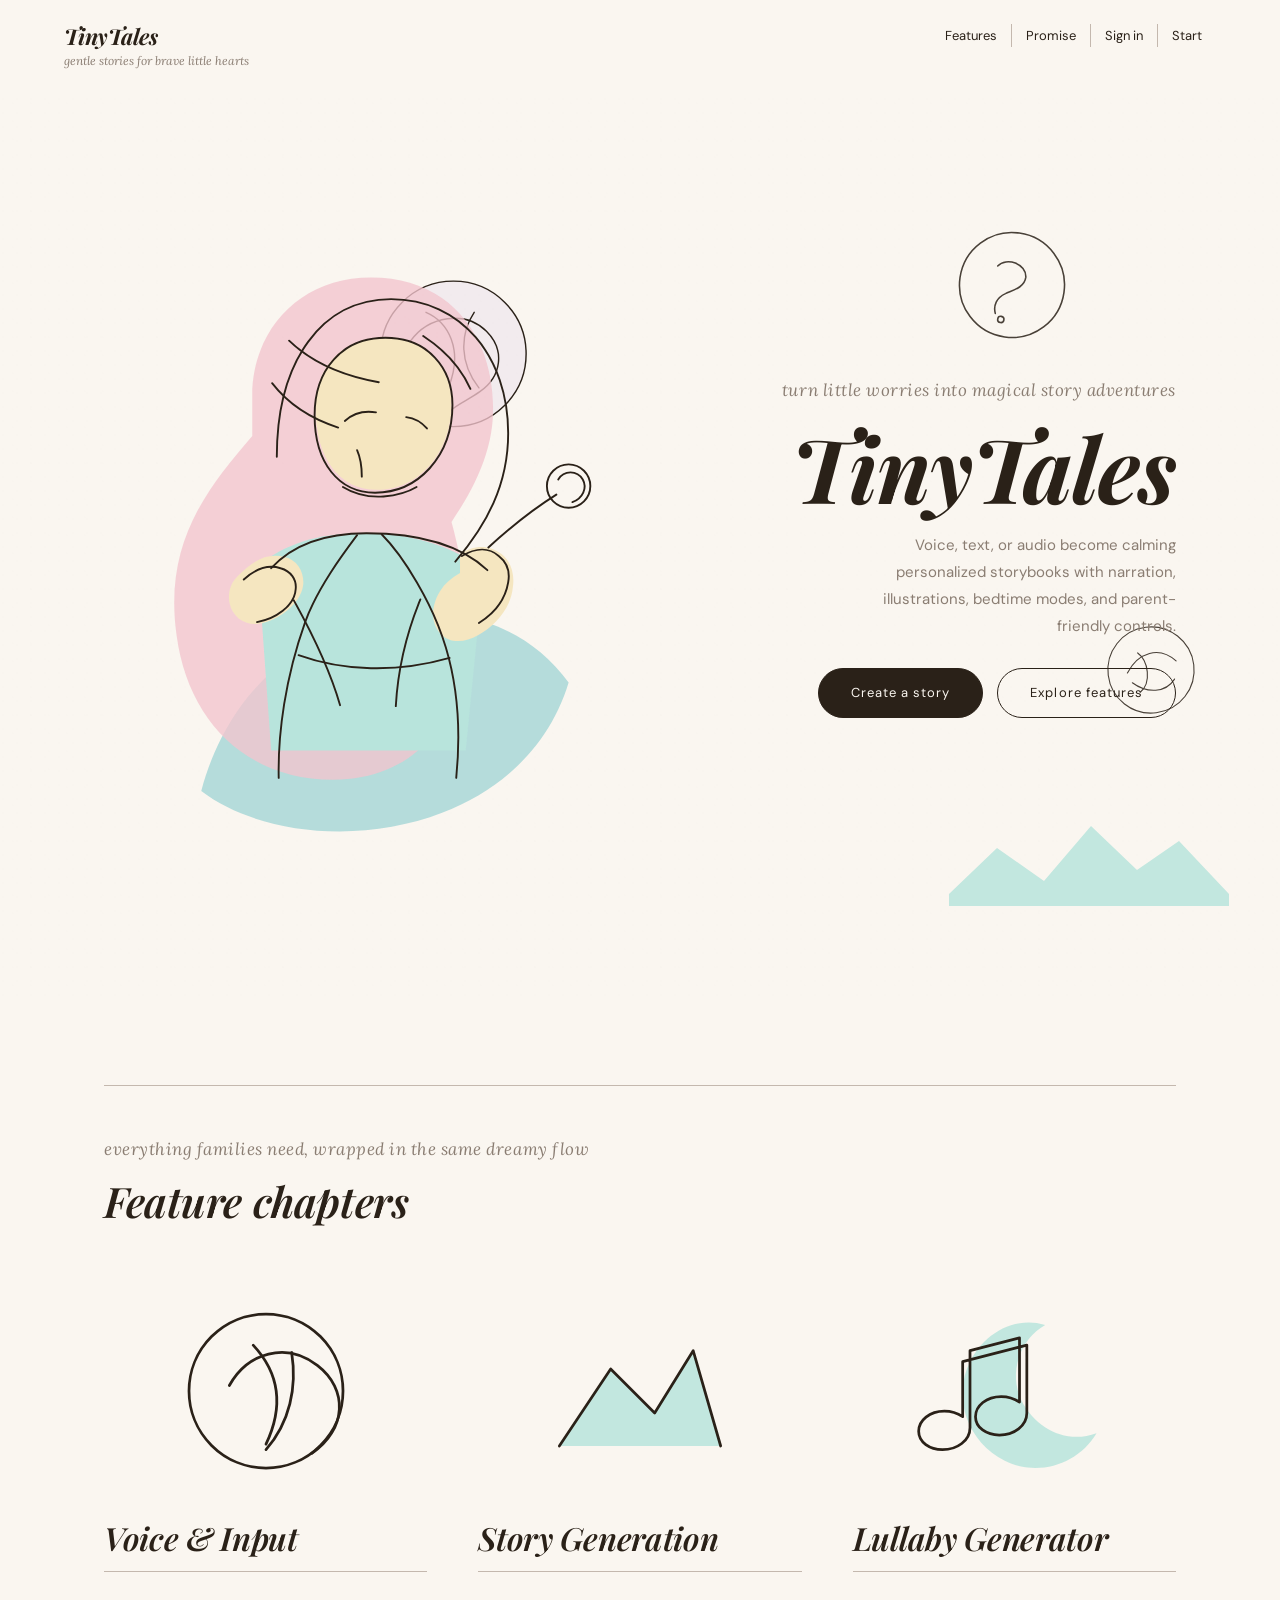
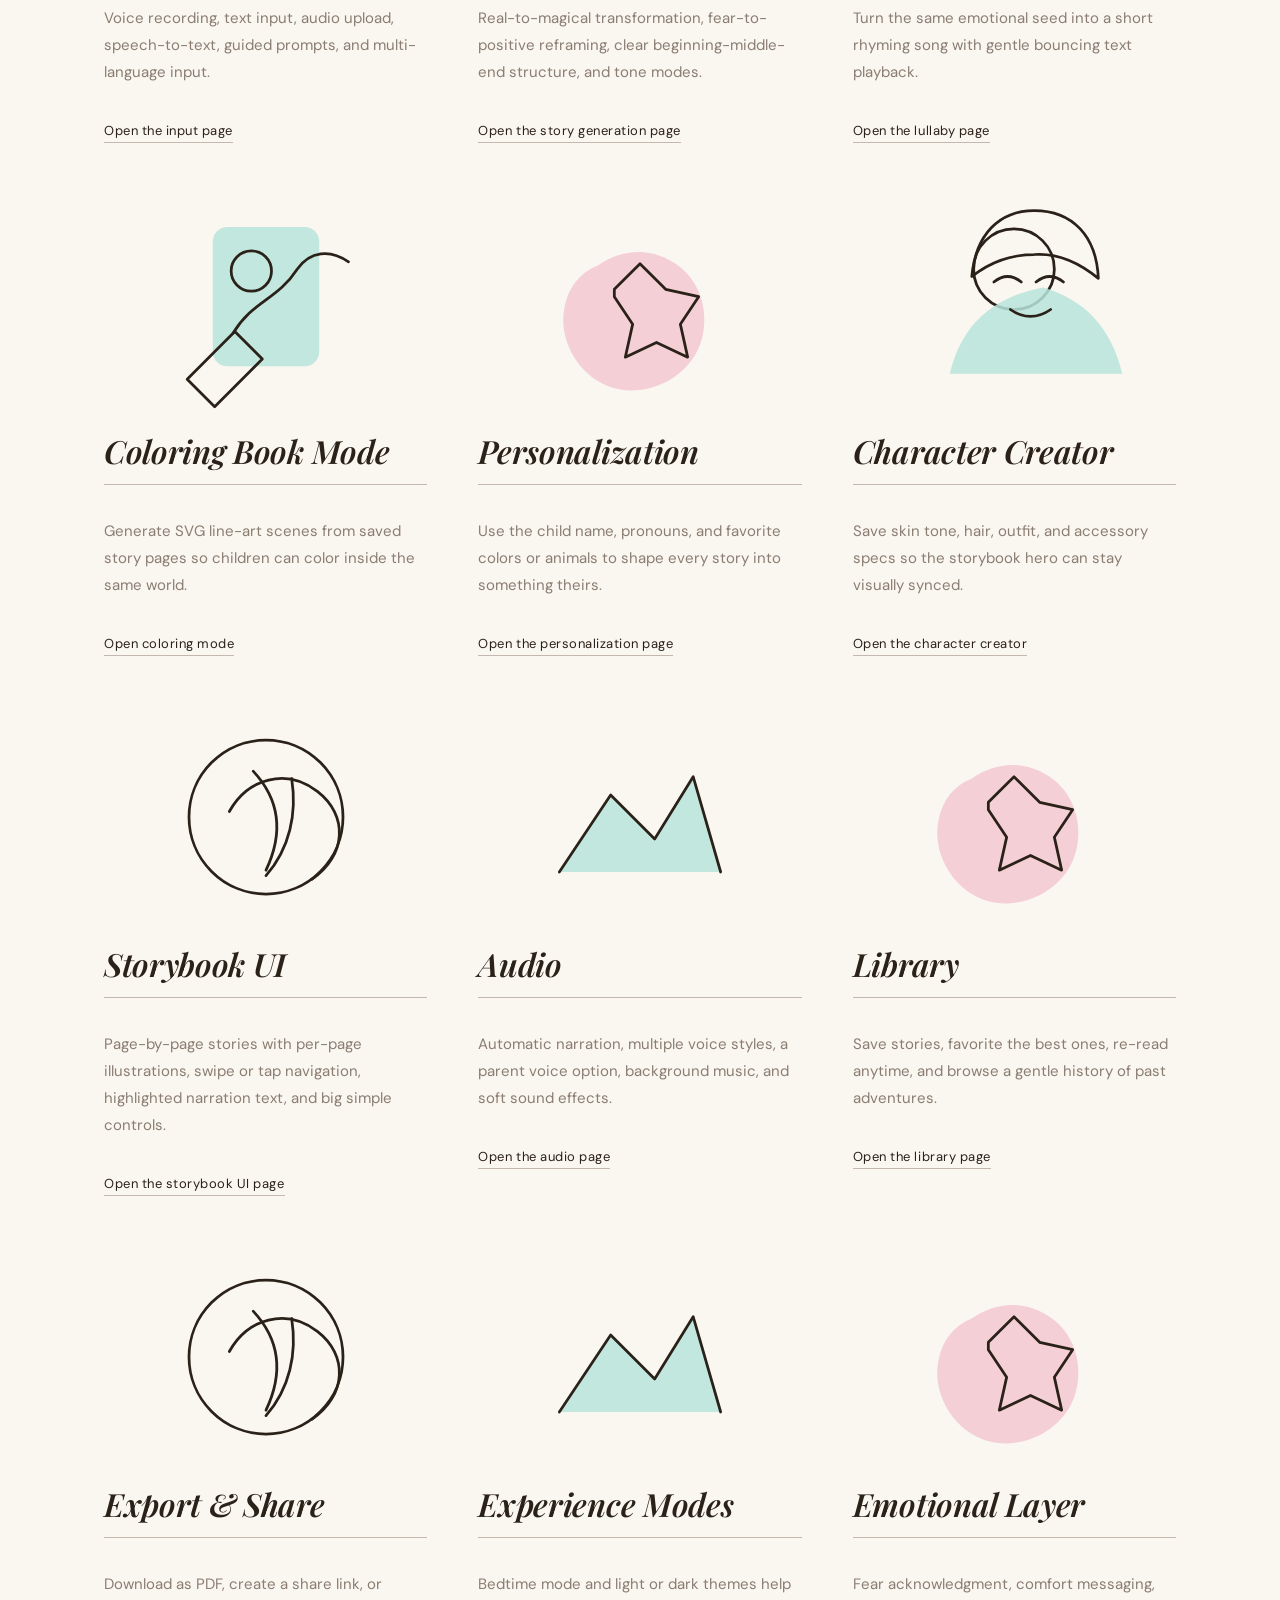
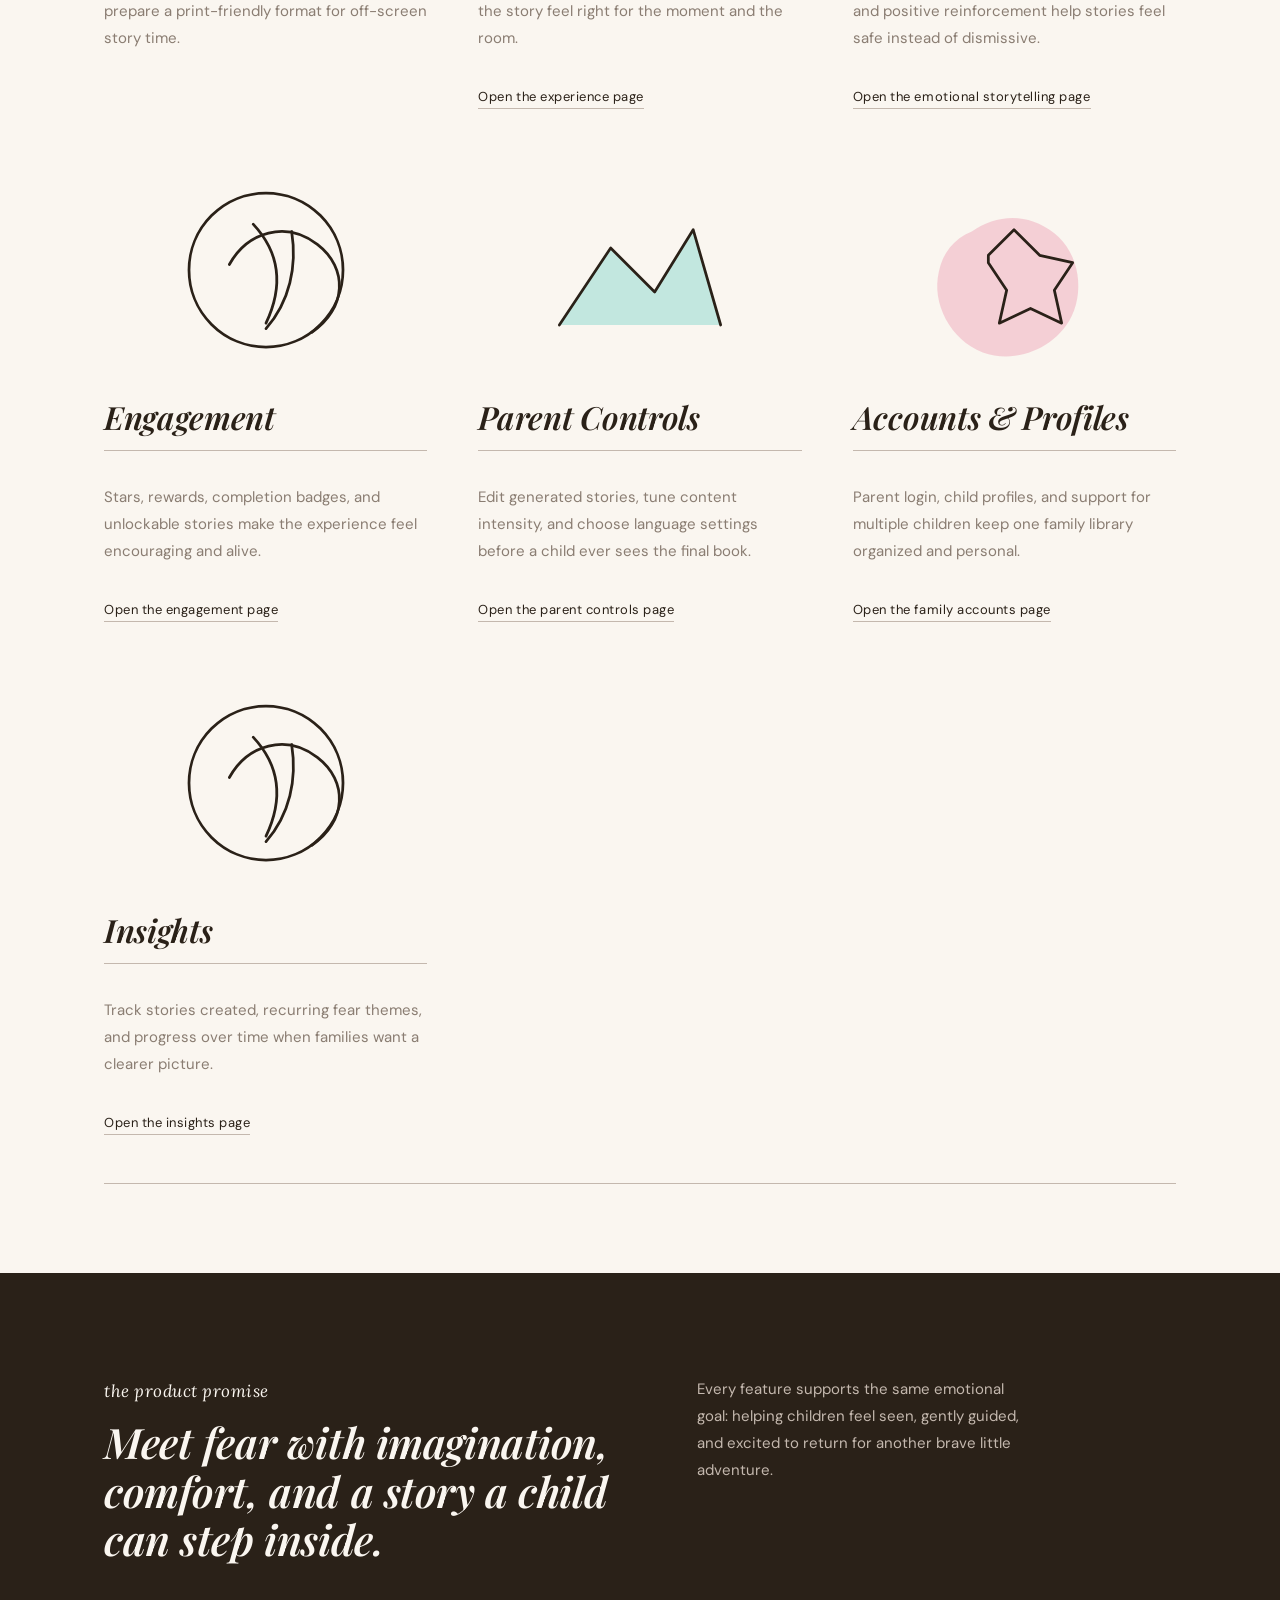
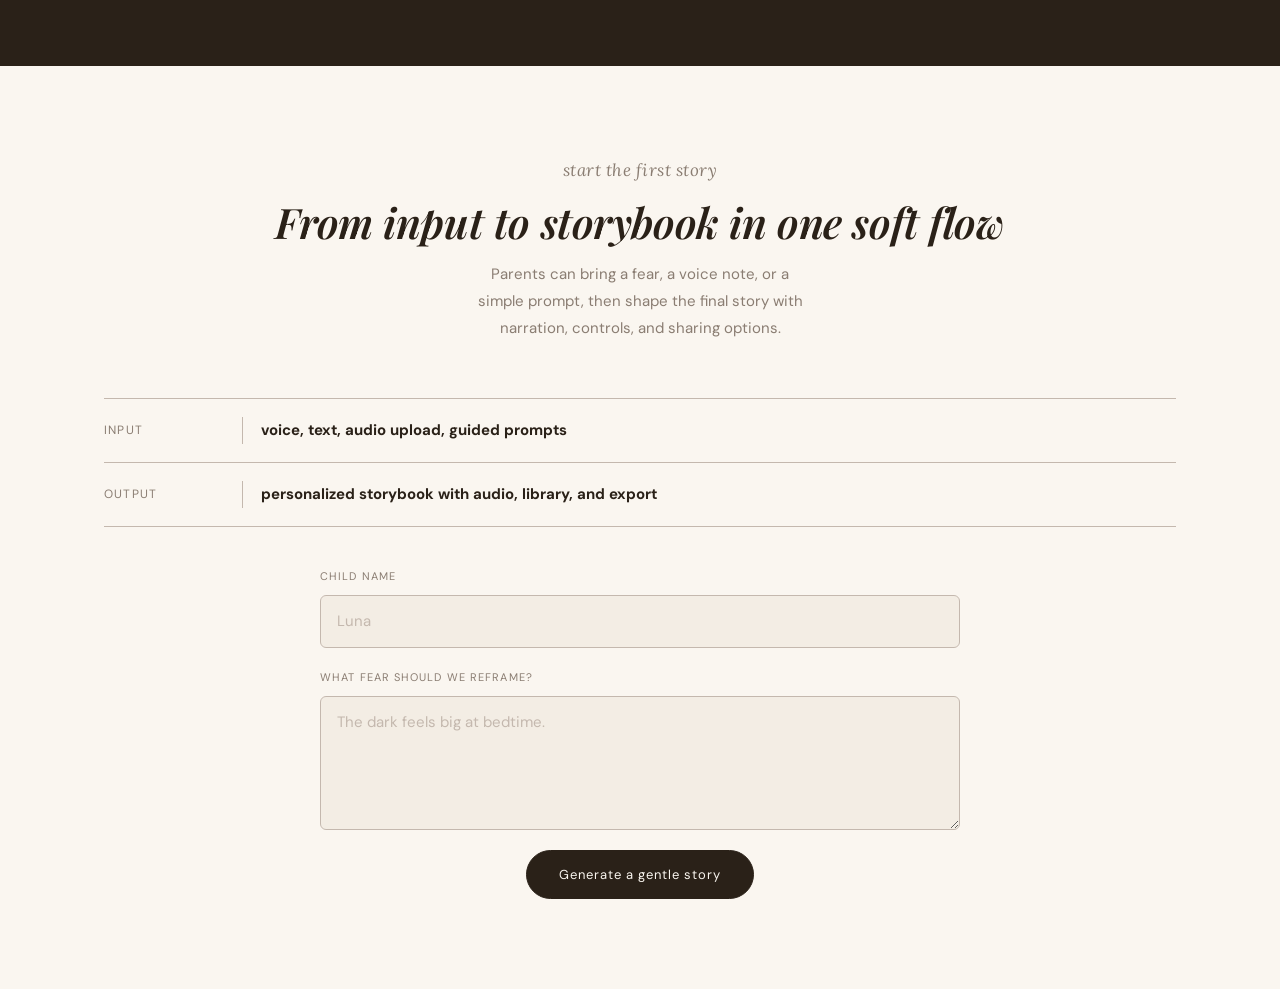
<file: frontend/index.html>
<!DOCTYPE html>
<html lang="en">

<head>
  <meta charset="UTF-8">
  <meta name="viewport" content="width=device-width, initial-scale=1.0">
  <title>TinyTales</title>
  <link rel="preconnect" href="https://fonts.googleapis.com">
  <link rel="preconnect" href="https://fonts.gstatic.com" crossorigin>
  <link
    href="https://fonts.googleapis.com/css2?family=Playfair+Display:ital,wght@0,600;0,700;1,400;1,600;1,700&family=Lora:ital,wght@1,400;1,600&family=DM+Sans:wght@400;500&display=swap"
    rel="stylesheet">
  <link rel="stylesheet" href="styles.css">
</head>

<body>
  <div class="site-shell">
    <header class="site-header">
      <a class="brand" href="#top">
        <span class="brand-mark">TinyTales</span>
        <span class="brand-note">gentle stories for brave little hearts</span>
      </a>
      <nav class="site-nav" aria-label="Primary">
        <a href="#features">Features</a>
        <a href="#letter">Promise</a>
        <a href="auth.html">Sign in</a>
        <a href="#contact">Start</a>
      </nav>
    </header>

    <main id="top">
      <section class="hero">
        <div class="grain-overlay" aria-hidden="true"></div>
        <svg class="float-object orb orb-one" viewBox="0 0 120 120" aria-hidden="true">
          <circle cx="60" cy="60" r="50"></circle>
          <path d="M44 44c7-10 27-6 28 7 0 10-11 14-17 18-8 5-10 13-7 20"></path>
          <circle cx="54" cy="94" r="3"></circle>
        </svg>
        <svg class="float-object orb orb-two" viewBox="0 0 140 140" aria-hidden="true">
          <circle cx="70" cy="70" r="58"></circle>
          <path d="M38 70c18-26 47-31 67-8"></path>
          <path d="M43 84c18 17 43 19 57 2"></path>
          <path d="M55 45c13 12 14 42-3 53"></path>
        </svg>
        <svg class="float-object mountains" viewBox="0 0 280 120" aria-hidden="true">
          <path d="M0 108 48 62 95 95 142 40 188 84 230 55 280 108V120H0Z"></path>
        </svg>

        <div class="hero-inner page-width">
          <div class="hero-art">
            <svg class="hero-illustration" viewBox="0 0 520 700" role="img"
              aria-label="A dreamy illustrated figure holding a bubble wand beside floating patterned bubbles">
              <g class="silhouette-back">
                <path
                  d="M103 609c26-96 85-143 137-168 44-22 90-27 138-18 45 9 85 31 114 71-20 66-69 113-134 138-85 33-193 24-255-23z">
                </path>
              </g>
              <g class="bubble bubble-large">
                <circle cx="370" cy="146" r="77"></circle>
                <path d="M324 133c20-28 59-33 81-11 20 20 16 48-7 64-18 13-35 16-41 36"></path>
                <path d="M341 102c23 10 40 39 24 79"></path>
                <path d="M392 102c-14 21-17 52 5 80"></path>
              </g>
              <g class="figure">
                <path class="hair-fill"
                  d="M157 183c4-67 53-118 126-118 83 0 129 61 129 140 0 44-20 84-44 119 12 44 22 101 15 146-11 67-55 127-140 127-94 0-154-64-166-152-14-97 30-154 80-212z">
                </path>
                <path class="skin-fill"
                  d="M224 203c0-44 29-74 73-74 41 0 71 29 71 70 0 52-35 91-79 91-39 0-65-32-65-87z"></path>
                <path class="dress-fill" d="M163 371c28-24 64-35 112-35 54 0 97 15 127 39l-19 191H177z"></path>
                <path class="skin-fill"
                  d="M141 382c18-19 33-25 50-21 14 3 21 16 20 29-2 21-28 40-49 42-14 1-26-8-29-22-2-9 0-20 8-28z">
                </path>
                <path class="skin-fill"
                  d="M377 358c13-9 30-11 44 0 10 8 14 21 12 35-2 21-17 40-37 51-14 8-30 9-40-2-11-12-9-31 0-45 5-8 12-14 21-19z">
                </path>
                <path class="line" d="M183 255c0-102 48-167 121-167 74 0 124 61 124 142 0 55-23 97-56 136"></path>
                <path class="line" d="M177 373c23-25 56-37 101-37 56 0 100 13 128 39"></path>
                <path class="line" d="M223 211c0-48 29-82 75-82 45 0 71 32 71 71 0 55-37 93-82 93-38 0-64-31-64-82z">
                </path>
                <path class="line" d="M201 407c20 36 38 73 49 111"></path>
                <path class="line" d="M335 406c-16 39-24 77-26 113"></path>
                <path class="line" d="M148 385c13-12 26-16 39-12 11 3 17 12 16 22-1 18-22 32-41 35"></path>
                <path class="line" d="M379 360c15-9 29-9 39 0 9 7 12 17 10 28-3 18-15 33-31 43"></path>
                <path class="line" d="M268 338c-15 20-42 56-55 92-21 59-29 118-28 165"></path>
                <path class="line" d="M294 337c23 23 54 73 68 120 12 40 16 88 11 138"></path>
                <path class="line" d="M255 217c9-8 21-11 33-9"></path>
                <path class="line" d="M320 213c8 1 16 5 22 12"></path>
                <path class="line" d="M268 248c4 9 5 18 5 28"></path>
                <path class="line" d="M253 287c13 8 28 11 43 10 13-1 25-4 35-10"></path>
                <path class="line" d="M206 465c47 17 104 19 160 3"></path>
                <path class="line hair-strand" d="M178 177c17 22 42 38 70 47"></path>
                <path class="line hair-strand" d="M196 132c24 23 55 37 95 44"></path>
                <path class="line hair-strand" d="M338 127c23 15 40 34 50 56"></path>
                <path class="line bubble-wand" d="M407 351c24-22 48-41 72-56"></path>
                <circle class="line" cx="492" cy="286" r="23"></circle>
                <path class="line" d="M481 279c6-10 20-10 26 0 5 9 0 20-11 24"></path>
              </g>
            </svg>
          </div>

          <div class="hero-copy">
            <p class="eyebrow">turn little worries into magical story adventures</p>
            <h1>TinyTales</h1>
            <p class="hero-tagline">Voice, text, or audio become calming personalized storybooks with narration,
              illustrations, bedtime modes, and parent-friendly controls.</p>
            <div class="hero-actions">
              <a class="button button-primary" href="#contact">Create a story</a>
              <a class="button button-secondary" href="#features">Explore features</a>
            </div>
          </div>
        </div>
      </section>

      <section class="features page-width" id="features">
        <div class="section-rule" aria-hidden="true"></div>
        <div class="section-heading">
          <p class="eyebrow">everything families need, wrapped in the same dreamy flow</p>
          <h2>Feature chapters</h2>
        </div>
        <div class="feature-grid">
          <article class="feature">
            <svg viewBox="0 0 120 120" role="img" aria-label="A patterned bubble illustration">
              <circle cx="60" cy="60" r="42"></circle>
              <path d="M40 57c10-18 31-24 48-11 17 13 16 35-3 48"></path>
              <path d="M53 35c14 15 17 33 7 54"></path>
              <path d="M74 39c3 19-1 38-14 53"></path>
            </svg>
            <h3>Voice & Input</h3>
            <p>Voice recording, text input, audio upload, speech-to-text, guided prompts, and multi-language input.</p>
            <a class="feature-link" href="input.html">Open the input page</a>
          </article>
          <article class="feature">
            <svg viewBox="0 0 120 120" role="img" aria-label="A watercolor mountain shape">
              <path class="shape-fill" d="M16 90 44 48 68 72 89 38 104 90Z"></path>
              <path d="M16 90 44 48 68 72 89 38 104 90"></path>
            </svg>
            <h3>Story Generation</h3>
            <p>Real-to-magical transformation, fear-to-positive reframing, clear beginning-middle-end structure, and
              tone modes.</p>
            <a class="feature-link" href="generation.html">Open the story generation page</a>
          </article>
          <article class="feature">
            <svg viewBox="0 0 120 120" role="img" aria-label="A moon with musical notes illustration">
              <path class="shape-fill" d="M77 24c-14 8-20 26-13 41 8 16 25 24 41 18-10 17-32 24-50 15-20-10-29-34-19-54 8-16 25-25 41-20z"></path>
              <path d="M36 38v42c0 7-7 12-15 12-7 0-13-4-13-10s6-11 14-11c4 0 7 1 10 3V44l35-9v37c0 7-7 12-15 12-7 0-13-4-13-10s6-11 14-11c4 0 7 1 10 3V31z"></path>
            </svg>
            <h3>Lullaby Generator</h3>
            <p>Turn the same emotional seed into a short rhyming song with gentle bouncing text playback.</p>
            <a class="feature-link" href="lullaby.html">Open the lullaby page</a>
          </article>
          <article class="feature">
            <svg viewBox="0 0 120 120" role="img" aria-label="A coloring page illustration">
              <rect class="shape-fill" x="31" y="18" width="58" height="76" rx="8"></rect>
              <path d="M42 76c11-18 24-18 35-35 7-10 18-11 28-4"></path>
              <circle cx="52" cy="42" r="11"></circle>
              <path d="M17 101 43 75l15 15-26 26z"></path>
            </svg>
            <h3>Coloring Book Mode</h3>
            <p>Generate SVG line-art scenes from saved story pages so children can color inside the same world.</p>
            <a class="feature-link" href="coloring.html">Open coloring mode</a>
          </article>
          <article class="feature">
            <svg viewBox="0 0 120 120" role="img" aria-label="A ribbon and star illustration">
              <path class="shape-fill alt-fill"
                d="M37 39c13-9 30-11 45 1 14 11 17 33 8 48-10 16-30 23-47 17-18-7-28-27-24-44 2-10 8-18 18-22z"></path>
              <path d="M46 52 60 38l14 14 18 4-10 15 4 18-17-8-17 8 4-18-10-15z"></path>
            </svg>
            <h3>Personalization</h3>
            <p>Use the child name, pronouns, and favorite colors or animals to shape every story into something
              theirs.</p>
            <a class="feature-link" href="personalization.html">Open the personalization page</a>
          </article>
          <article class="feature">
            <svg viewBox="0 0 120 120" role="img" aria-label="A child avatar medallion illustration">
              <circle cx="60" cy="41" r="22"></circle>
              <path class="shape-fill" d="M25 98c6-26 23-42 51-47 23 7 37 22 43 47Z"></path>
              <path d="M37 45c2-23 15-36 34-36 21 0 34 14 35 37-11-9-22-14-35-13-13 0-24 4-34 12z"></path>
              <path d="M49 48c5-4 10-4 15 0M72 48c5-4 10-4 15 0M58 63c7 5 15 5 22 0"></path>
            </svg>
            <h3>Character Creator</h3>
            <p>Save skin tone, hair, outfit, and accessory specs so the storybook hero can stay visually synced.</p>
            <a class="feature-link" href="avatar.html">Open the character creator</a>
          </article>
          <article class="feature">
            <svg viewBox="0 0 120 120" role="img" aria-label="A patterned bubble illustration">
              <circle cx="60" cy="60" r="42"></circle>
              <path d="M40 57c10-18 31-24 48-11 17 13 16 35-3 48"></path>
              <path d="M53 35c14 15 17 33 7 54"></path>
              <path d="M74 39c3 19-1 38-14 53"></path>
            </svg>
            <h3>Storybook UI</h3>
            <p>Page-by-page stories with per-page illustrations, swipe or tap navigation, highlighted narration text,
              and big simple controls.</p>
            <a class="feature-link" href="storybook.html">Open the storybook UI page</a>
          </article>
          <article class="feature">
            <svg viewBox="0 0 120 120" role="img" aria-label="A watercolor mountain shape">
              <path class="shape-fill" d="M16 90 44 48 68 72 89 38 104 90Z"></path>
              <path d="M16 90 44 48 68 72 89 38 104 90"></path>
            </svg>
            <h3>Audio</h3>
            <p>Automatic narration, multiple voice styles, a parent voice option, background music, and soft sound
              effects.</p>
            <a class="feature-link" href="audio.html">Open the audio page</a>
          </article>
          <article class="feature">
            <svg viewBox="0 0 120 120" role="img" aria-label="A ribbon and star illustration">
              <path class="shape-fill alt-fill"
                d="M37 39c13-9 30-11 45 1 14 11 17 33 8 48-10 16-30 23-47 17-18-7-28-27-24-44 2-10 8-18 18-22z"></path>
              <path d="M46 52 60 38l14 14 18 4-10 15 4 18-17-8-17 8 4-18-10-15z"></path>
            </svg>
            <h3>Library</h3>
            <p>Save stories, favorite the best ones, re-read anytime, and browse a gentle history of past adventures.
            </p>
            <a class="feature-link" href="library.html">Open the library page</a>
          </article>
          <article class="feature">
            <svg viewBox="0 0 120 120" role="img" aria-label="A patterned bubble illustration">
              <circle cx="60" cy="60" r="42"></circle>
              <path d="M40 57c10-18 31-24 48-11 17 13 16 35-3 48"></path>
              <path d="M53 35c14 15 17 33 7 54"></path>
              <path d="M74 39c3 19-1 38-14 53"></path>
            </svg>
            <h3>Export & Share</h3>
            <p>Download as PDF, create a share link, or prepare a print-friendly format for off-screen story time.</p>
          </article>
          <article class="feature">
            <svg viewBox="0 0 120 120" role="img" aria-label="A watercolor mountain shape">
              <path class="shape-fill" d="M16 90 44 48 68 72 89 38 104 90Z"></path>
              <path d="M16 90 44 48 68 72 89 38 104 90"></path>
            </svg>
            <h3>Experience Modes</h3>
            <p>Bedtime mode and light or dark themes help the story feel right for the moment and the room.</p>
            <a class="feature-link" href="experience.html">Open the experience page</a>
          </article>
          <article class="feature">
            <svg viewBox="0 0 120 120" role="img" aria-label="A ribbon and star illustration">
              <path class="shape-fill alt-fill"
                d="M37 39c13-9 30-11 45 1 14 11 17 33 8 48-10 16-30 23-47 17-18-7-28-27-24-44 2-10 8-18 18-22z"></path>
              <path d="M46 52 60 38l14 14 18 4-10 15 4 18-17-8-17 8 4-18-10-15z"></path>
            </svg>
            <h3>Emotional Layer</h3>
            <p>Fear acknowledgment, comfort messaging, and positive reinforcement help stories feel safe instead of
              dismissive.</p>
            <a class="feature-link" href="generation.html">Open the emotional storytelling page</a>
          </article>
          <article class="feature">
            <svg viewBox="0 0 120 120" role="img" aria-label="A patterned bubble illustration">
              <circle cx="60" cy="60" r="42"></circle>
              <path d="M40 57c10-18 31-24 48-11 17 13 16 35-3 48"></path>
              <path d="M53 35c14 15 17 33 7 54"></path>
              <path d="M74 39c3 19-1 38-14 53"></path>
            </svg>
            <h3>Engagement</h3>
            <p>Stars, rewards, completion badges, and unlockable stories make the experience feel encouraging and alive.
            </p>
            <a class="feature-link" href="storybook.html">Open the engagement page</a>
          </article>
          <article class="feature">
            <svg viewBox="0 0 120 120" role="img" aria-label="A watercolor mountain shape">
              <path class="shape-fill" d="M16 90 44 48 68 72 89 38 104 90Z"></path>
              <path d="M16 90 44 48 68 72 89 38 104 90"></path>
            </svg>
            <h3>Parent Controls</h3>
            <p>Edit generated stories, tune content intensity, and choose language settings before a child ever sees the
              final book.</p>
            <a class="feature-link" href="parent-controls.html">Open the parent controls page</a>
          </article>
          <article class="feature">
            <svg viewBox="0 0 120 120" role="img" aria-label="A ribbon and star illustration">
              <path class="shape-fill alt-fill"
                d="M37 39c13-9 30-11 45 1 14 11 17 33 8 48-10 16-30 23-47 17-18-7-28-27-24-44 2-10 8-18 18-22z"></path>
              <path d="M46 52 60 38l14 14 18 4-10 15 4 18-17-8-17 8 4-18-10-15z"></path>
            </svg>
            <h3>Accounts & Profiles</h3>
            <p>Parent login, child profiles, and support for multiple children keep one family library organized and
              personal.</p>
            <a class="feature-link" href="auth.html">Open the family accounts page</a>
          </article>
          <article class="feature">
            <svg viewBox="0 0 120 120" role="img" aria-label="A patterned bubble illustration">
              <circle cx="60" cy="60" r="42"></circle>
              <path d="M40 57c10-18 31-24 48-11 17 13 16 35-3 48"></path>
              <path d="M53 35c14 15 17 33 7 54"></path>
              <path d="M74 39c3 19-1 38-14 53"></path>
            </svg>
            <h3>Insights</h3>
            <p>Track stories created, recurring fear themes, and progress over time when families want a clearer
              picture.</p>
            <a class="feature-link" href="parent-controls.html">Open the insights page</a>
          </article>
        </div>
        <div class="section-rule" aria-hidden="true"></div>
      </section>

      <section class="quote-band" id="letter">
        <div class="page-width quote-layout">
          <div>
            <p class="eyebrow eyebrow-invert">the product promise</p>
            <h2>Meet fear with imagination, comfort, and a story a child can step inside.</h2>
          </div>
          <div class="quote-copy">
            <p>Every feature supports the same emotional goal: helping children feel seen, gently guided, and excited to
              return for another brave little adventure.</p>
          </div>
        </div>
      </section>

      <section class="contact page-width" id="contact">
        <div class="section-heading section-heading-centered">
          <p class="eyebrow">start the first story</p>
          <h2>From input to storybook in one soft flow</h2>
          <p class="hero-tagline contact-tagline">Parents can bring a fear, a voice note, or a simple prompt, then shape
            the final story with narration, controls, and sharing options.</p>
        </div>

        <div class="contact-rows">
          <a class="contact-row" href="#features">
            <span>input</span>
            <span aria-hidden="true"></span>
            <strong>voice, text, audio upload, guided prompts</strong>
          </a>
          <a class="contact-row" href="#letter">
            <span>output</span>
            <span aria-hidden="true"></span>
            <strong>personalized storybook with audio, library, and export</strong>
          </a>
        </div>

        <form class="contact-form">
          <label>
            <span>Child name</span>
            <input type="text" placeholder="Luna">
          </label>
          <label>
            <span>What fear should we reframe?</span>
            <textarea rows="4" placeholder="The dark feels big at bedtime."></textarea>
          </label>
          <button class="button button-primary" type="submit">Generate a gentle story</button>
        </form>
      </section>
    </main>
  </div>
  <script src="api-config.js" defer></script>
  <script src="app.js" defer></script>
  <script src="story-integration.js" defer></script>
</body>

</html>
</file>
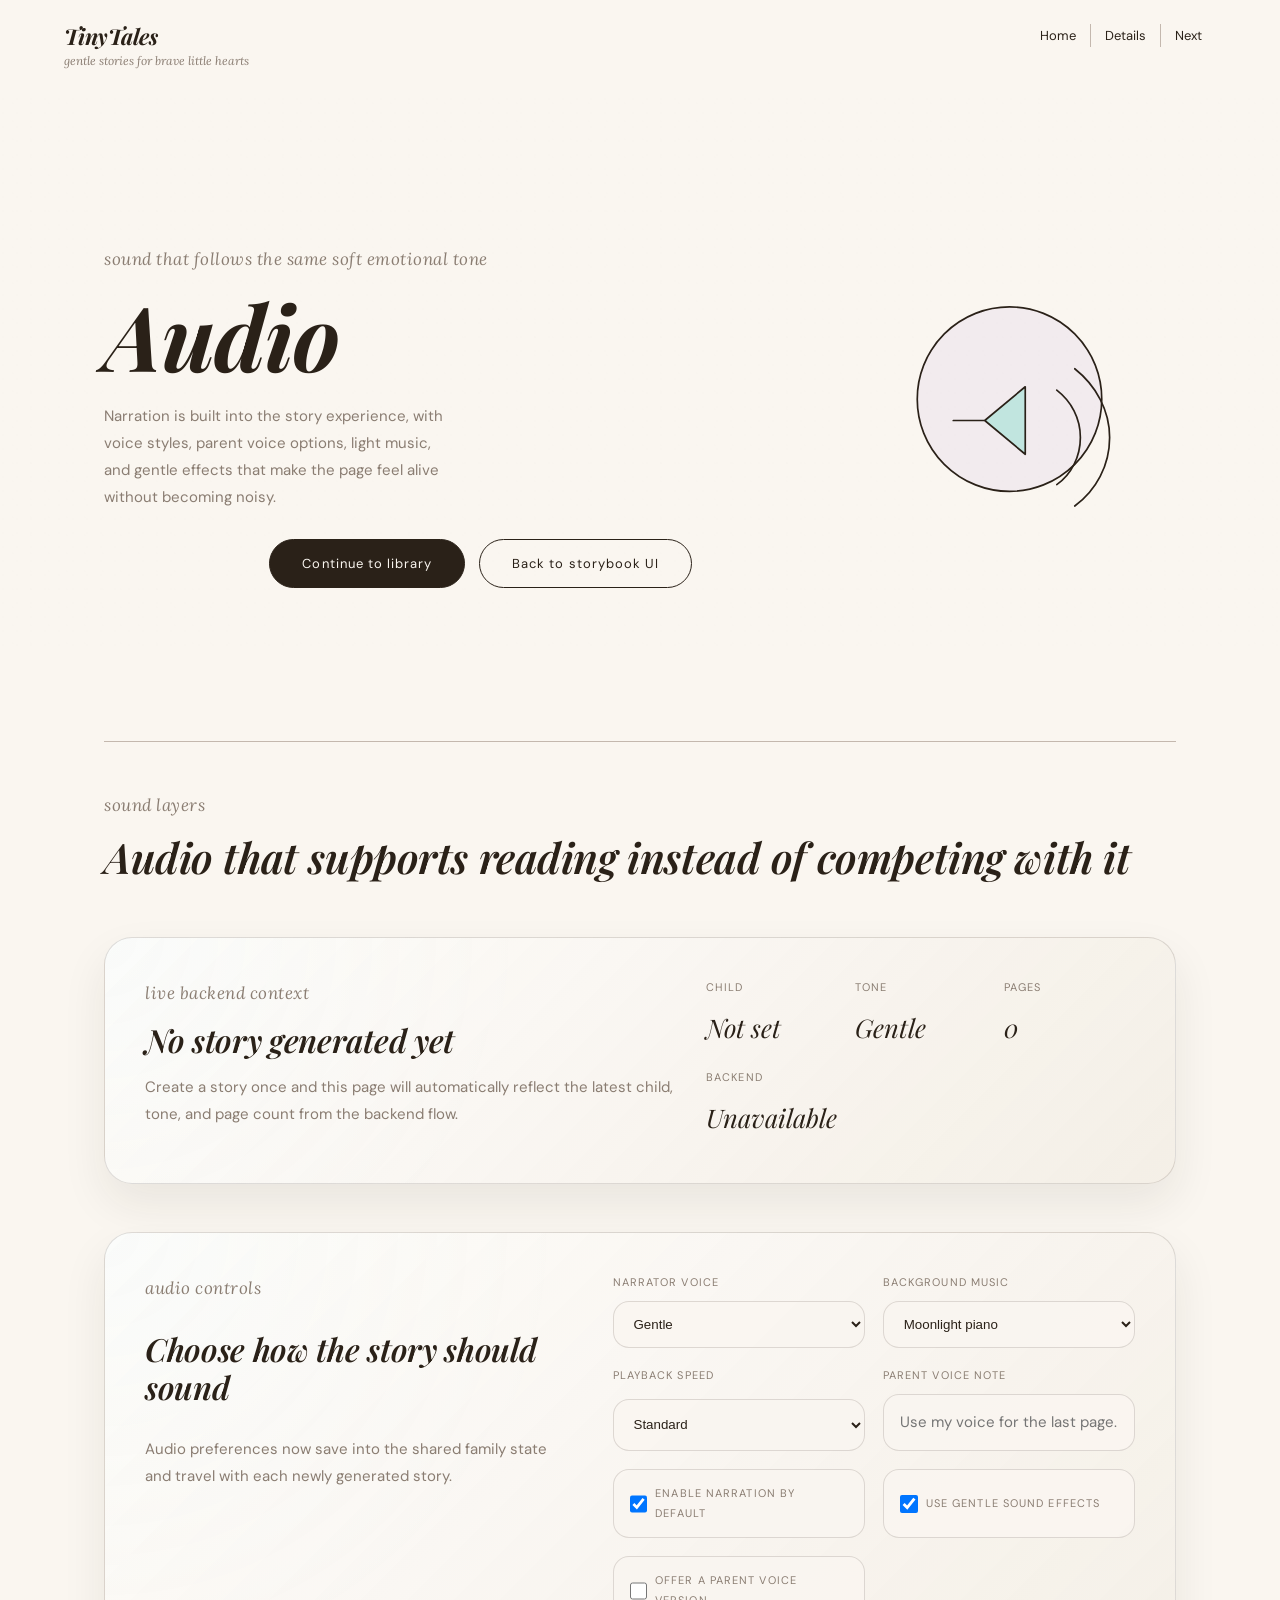
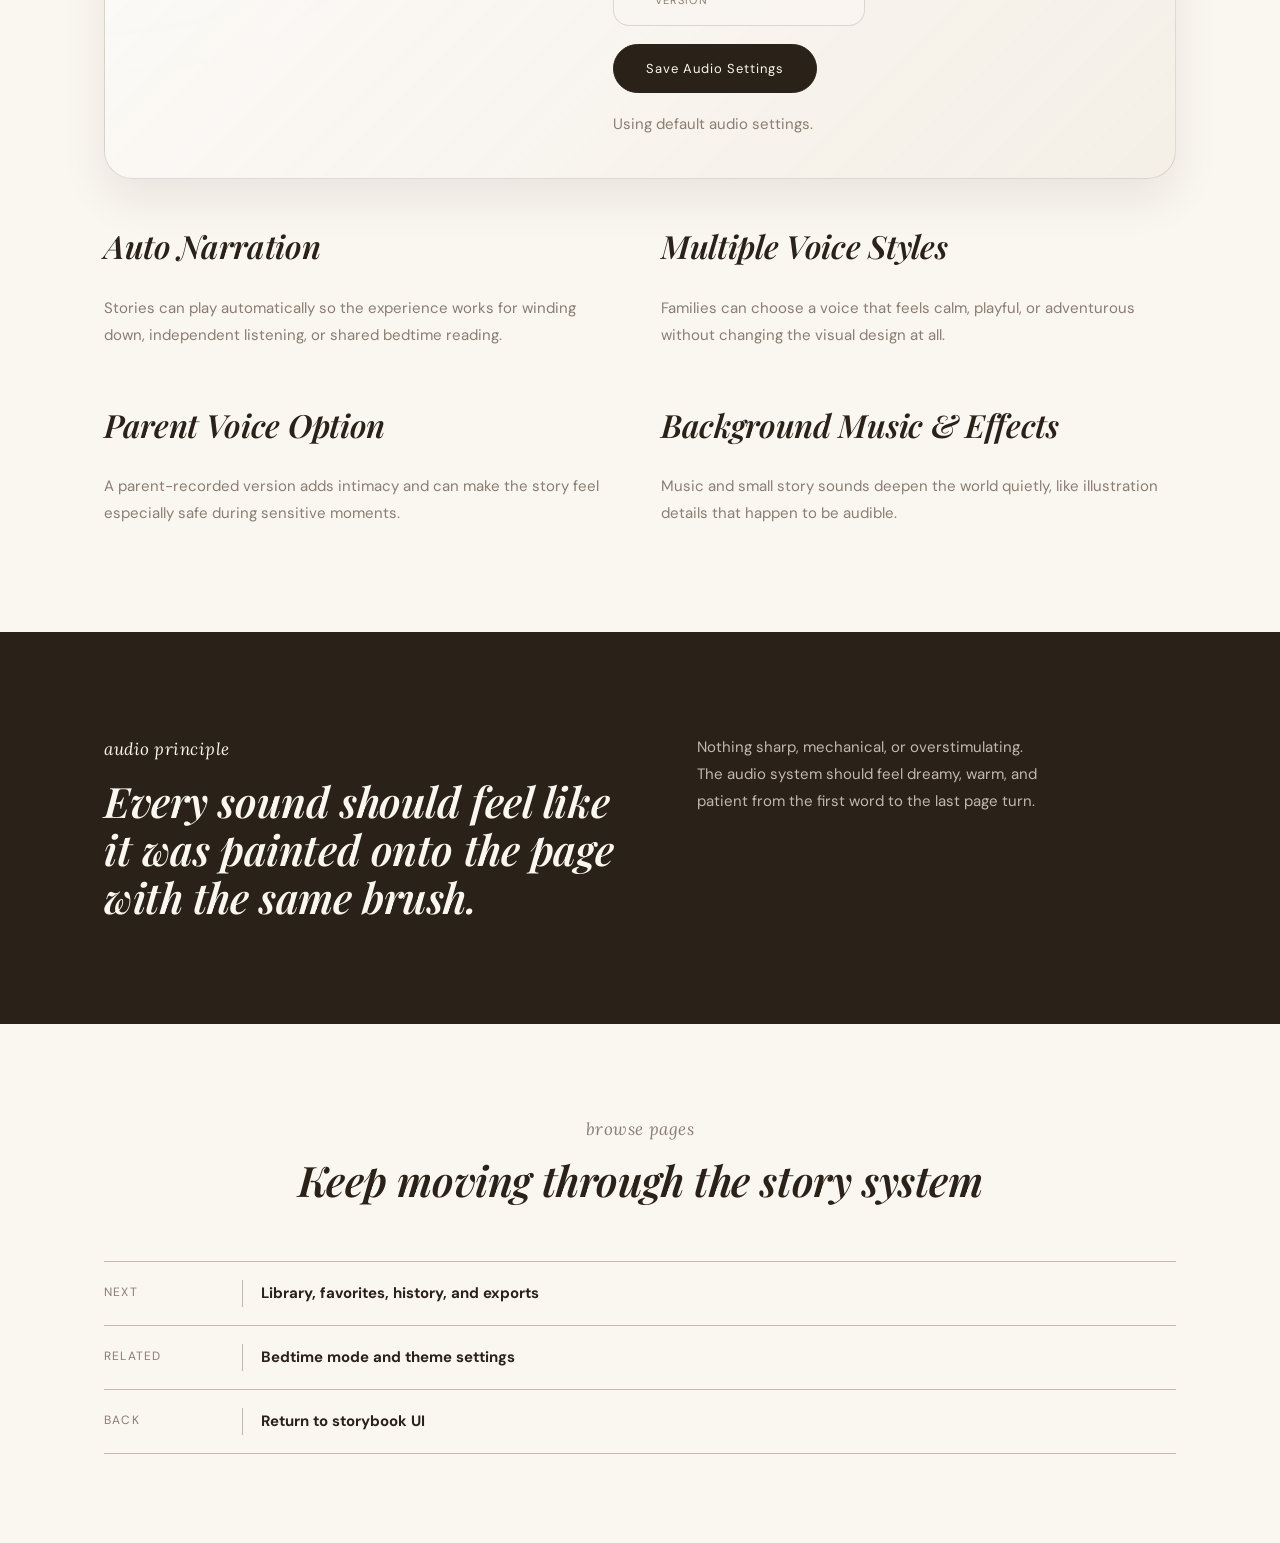
<file: frontend/audio.html>
<!DOCTYPE html>
<html lang="en">
<head>
  <meta charset="UTF-8">
  <meta name="viewport" content="width=device-width, initial-scale=1.0">
  <title>TinyTales | Audio</title>
  <link rel="preconnect" href="https://fonts.googleapis.com">
  <link rel="preconnect" href="https://fonts.gstatic.com" crossorigin>
  <link href="https://fonts.googleapis.com/css2?family=Playfair+Display:ital,wght@0,600;0,700;1,400;1,600;1,700&family=Lora:ital,wght@1,400;1,600&family=DM+Sans:wght@400;500&display=swap" rel="stylesheet">
  <link rel="stylesheet" href="styles.css">
</head>
<body>
  <div class="site-shell">
    <header class="site-header">
      <a class="brand" href="index.html">
        <span class="brand-mark">TinyTales</span>
        <span class="brand-note">gentle stories for brave little hearts</span>
      </a>
      <nav class="site-nav" aria-label="Primary">
        <a href="index.html">Home</a>
        <a href="#details">Details</a>
        <a href="library.html">Next</a>
      </nav>
    </header>

    <main>
      <section class="subpage-hero">
        <div class="grain-overlay" aria-hidden="true"></div>
        <div class="page-width subpage-inner">
          <div class="subpage-copy">
            <p class="eyebrow">sound that follows the same soft emotional tone</p>
            <h1>Audio</h1>
            <p class="hero-tagline">Narration is built into the story experience, with voice styles, parent voice options, light music, and gentle effects that make the page feel alive without becoming noisy.</p>
            <div class="hero-actions">
              <a class="button button-primary" href="library.html">Continue to library</a>
              <a class="button button-secondary" href="storybook.html">Back to storybook UI</a>
            </div>
          </div>
          <div class="mini-illustration">
            <svg viewBox="0 0 320 320" role="img" aria-label="A speaker bubble illustration">
              <circle cx="172" cy="145" r="82" fill="rgba(217, 200, 232, 0.24)" stroke="#2A2118" stroke-width="1.5"></circle>
              <path d="M122 164h28l36 30V134l-36 30h-28z" fill="rgba(184, 228, 220, 0.85)" stroke="#2A2118" stroke-width="1.5" stroke-linejoin="round"></path>
              <path d="M214 137c13 10 21 25 21 42s-8 33-21 42" fill="none" stroke="#2A2118" stroke-width="1.5" stroke-linecap="round"></path>
              <path d="M230 118c19 15 31 37 31 61 0 25-12 47-31 61" fill="none" stroke="#2A2118" stroke-width="1.5" stroke-linecap="round"></path>
            </svg>
          </div>
        </div>
      </section>

      <section class="detail-section page-width" id="details">
        <div class="section-rule" aria-hidden="true"></div>
        <div class="section-heading">
          <p class="eyebrow">sound layers</p>
          <h2>Audio that supports reading instead of competing with it</h2>
        </div>
        <section class="storybook-summary" id="page-story-context" aria-live="polite">
          <div>
            <p class="eyebrow">live backend context</p>
            <h3 id="page-current-title">No story generated yet</h3>
            <p class="storybook-summary-copy" id="page-current-copy">Generate a story once and this page will reflect the latest child, tone, and page count automatically.</p>
          </div>
          <dl class="storybook-meta">
            <div>
              <dt>Child</dt>
              <dd id="page-current-child">Not set</dd>
            </div>
            <div>
              <dt>Tone</dt>
              <dd id="page-current-tone">Gentle</dd>
            </div>
            <div>
              <dt>Pages</dt>
              <dd id="page-current-pages">0</dd>
            </div>
            <div>
              <dt>Backend</dt>
              <dd id="page-backend-status">Checking...</dd>
            </div>
          </dl>
        </section>
        <div class="story-generator-panel">
          <div class="story-generator-copy">
            <p class="eyebrow">audio controls</p>
            <h3>Choose how the story should sound</h3>
            <p>Audio preferences now save into the shared family state and travel with each newly generated story.</p>
          </div>
          <form class="story-generator-form" id="audio-settings-form">
            <label>
              <span>Narrator voice</span>
              <select name="narrator_voice">
                <option value="gentle">Gentle</option>
                <option value="playful">Playful</option>
                <option value="adventurous">Adventurous</option>
                <option value="whisper">Whisper-soft</option>
              </select>
            </label>
            <label>
              <span>Background music</span>
              <select name="background_music">
                <option value="moonlight">Moonlight piano</option>
                <option value="forest">Forest hush</option>
                <option value="ocean">Slow ocean</option>
                <option value="none">None</option>
              </select>
            </label>
            <label>
              <span>Playback speed</span>
              <select name="playback_speed">
                <option value="0.9">Slow</option>
                <option value="1" selected>Standard</option>
                <option value="1.1">A little quicker</option>
              </select>
            </label>
            <label>
              <span>Parent voice note</span>
              <input name="parent_voice_note" type="text" maxlength="120" placeholder="Use my voice for the last page.">
            </label>
            <label class="toggle-field">
              <input name="narration_enabled" type="checkbox" checked>
              <span>Enable narration by default</span>
            </label>
            <label class="toggle-field">
              <input name="sound_effects" type="checkbox" checked>
              <span>Use gentle sound effects</span>
            </label>
            <label class="toggle-field">
              <input name="parent_voice_enabled" type="checkbox">
              <span>Offer a parent voice version</span>
            </label>
            <div class="story-generator-actions story-generator-field-full">
              <button class="button button-primary" type="submit">Save Audio Settings</button>
            </div>
            <p class="story-generator-status" id="audio-settings-status" aria-live="polite"></p>
          </form>
        </div>
        <div class="detail-grid">
          <article class="detail-card">
            <h3>Auto Narration</h3>
            <p>Stories can play automatically so the experience works for winding down, independent listening, or shared bedtime reading.</p>
          </article>
          <article class="detail-card">
            <h3>Multiple Voice Styles</h3>
            <p>Families can choose a voice that feels calm, playful, or adventurous without changing the visual design at all.</p>
          </article>
          <article class="detail-card">
            <h3>Parent Voice Option</h3>
            <p>A parent-recorded version adds intimacy and can make the story feel especially safe during sensitive moments.</p>
          </article>
          <article class="detail-card">
            <h3>Background Music & Effects</h3>
            <p>Music and small story sounds deepen the world quietly, like illustration details that happen to be audible.</p>
          </article>
        </div>
      </section>

      <section class="quote-band">
        <div class="page-width quote-layout">
          <div>
            <p class="eyebrow eyebrow-invert">audio principle</p>
            <h2>Every sound should feel like it was painted onto the page with the same brush.</h2>
          </div>
          <div class="quote-copy">
            <p>Nothing sharp, mechanical, or overstimulating. The audio system should feel dreamy, warm, and patient from the first word to the last page turn.</p>
          </div>
        </div>
      </section>

      <section class="contact page-width">
        <div class="section-heading section-heading-centered">
          <p class="eyebrow">browse pages</p>
          <h2>Keep moving through the story system</h2>
        </div>
        <div class="page-links">
          <a class="page-link-row" href="library.html"><span>Next</span><span aria-hidden="true"></span><strong>Library, favorites, history, and exports</strong></a>
          <a class="page-link-row" href="experience.html"><span>Related</span><span aria-hidden="true"></span><strong>Bedtime mode and theme settings</strong></a>
          <a class="page-link-row" href="storybook.html"><span>Back</span><span aria-hidden="true"></span><strong>Return to storybook UI</strong></a>
        </div>
      </section>
    </main>
  </div>
  <script src="api-config.js" defer></script>
  <script src="app.js" defer></script>
  <script src="story-integration.js" defer></script>
</body>
</html>
</file>
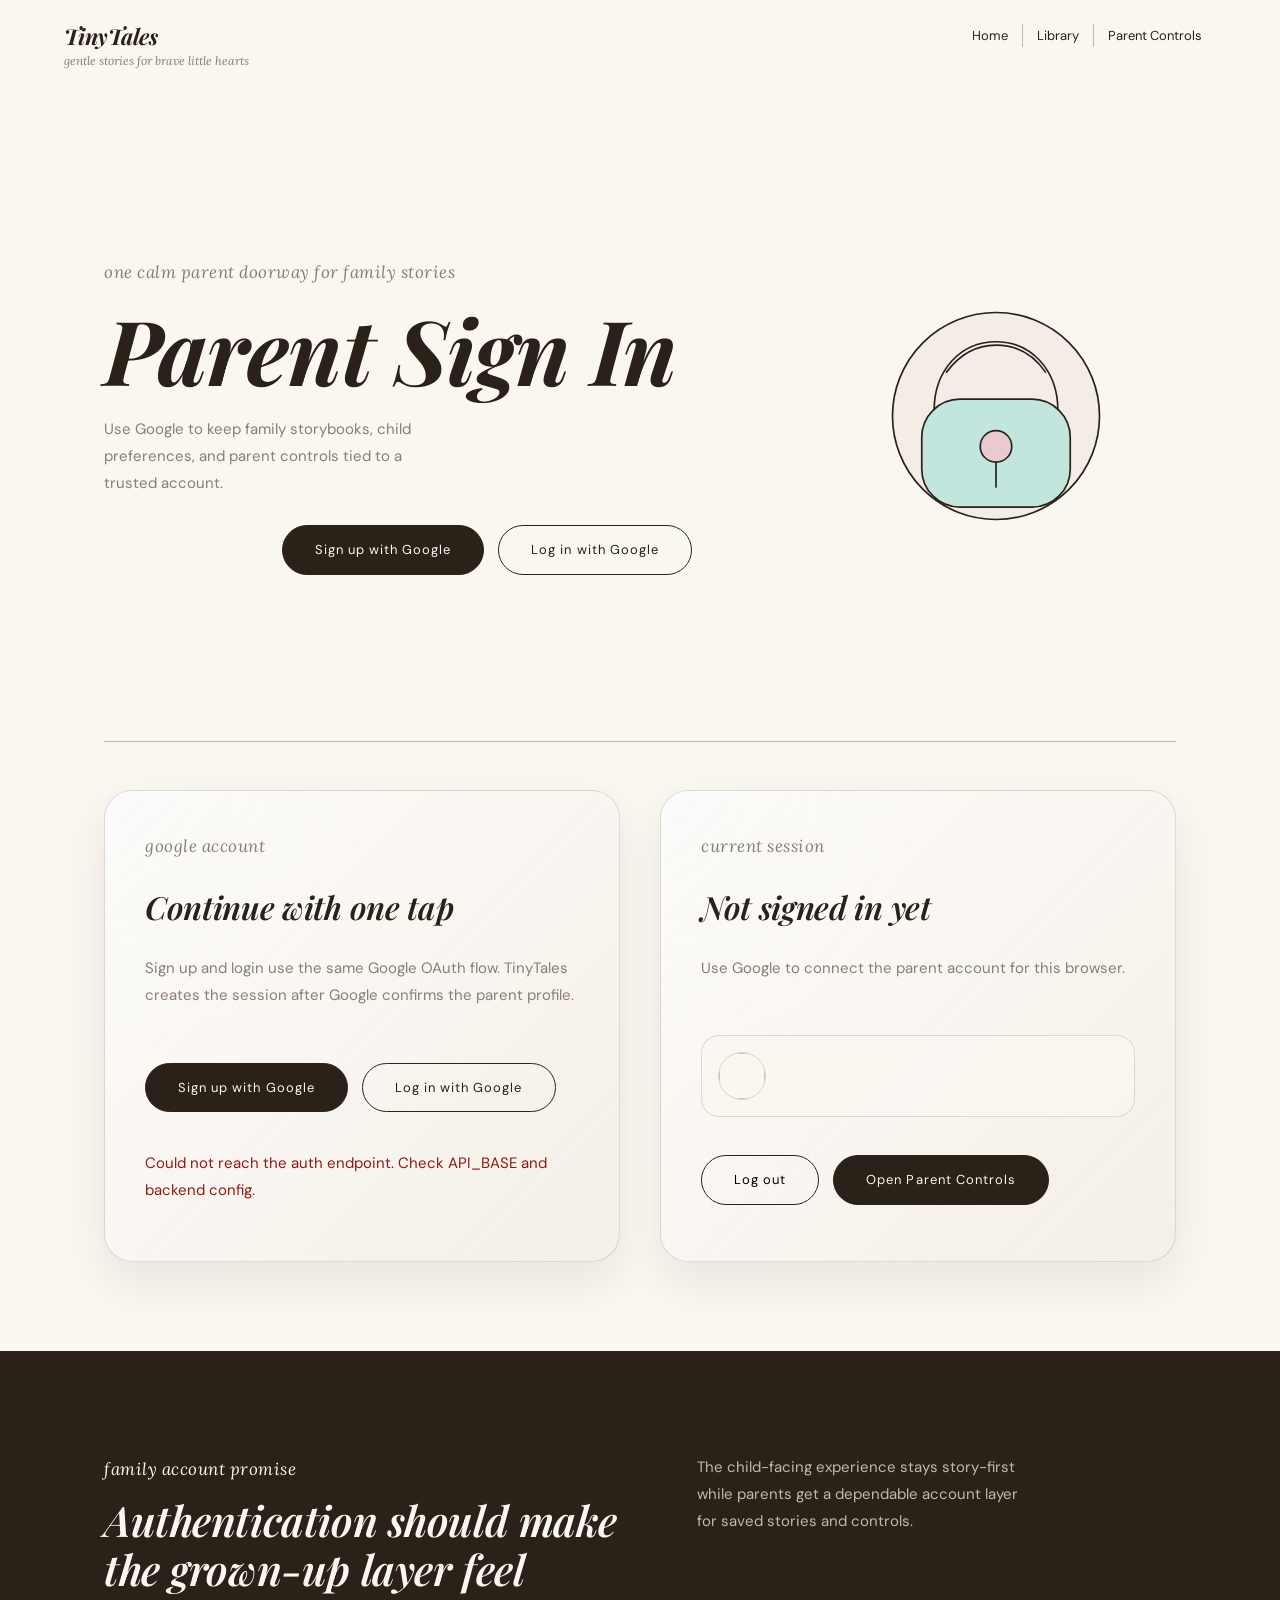
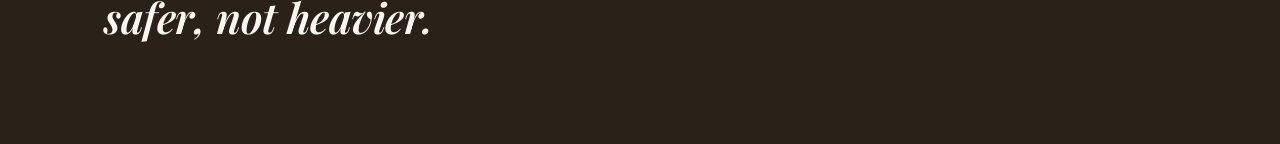
<file: frontend/auth.html>
<!DOCTYPE html>
<html lang="en">

<head>
  <meta charset="UTF-8">
  <meta name="viewport" content="width=device-width, initial-scale=1.0">
  <title>TinyTales | Parent Sign In</title>
  <link rel="preconnect" href="https://fonts.googleapis.com">
  <link rel="preconnect" href="https://fonts.gstatic.com" crossorigin>
  <link
    href="https://fonts.googleapis.com/css2?family=Playfair+Display:ital,wght@0,600;0,700;1,400;1,600;1,700&family=Lora:ital,wght@1,400;1,600&family=DM+Sans:wght@400;500&display=swap"
    rel="stylesheet">
  <link rel="stylesheet" href="styles.css">
</head>

<body>
  <div class="site-shell">
    <header class="site-header">
      <a class="brand" href="index.html">
        <span class="brand-mark">TinyTales</span>
        <span class="brand-note">gentle stories for brave little hearts</span>
      </a>
      <nav class="site-nav" aria-label="Primary">
        <a href="index.html">Home</a>
        <a href="library.html">Library</a>
        <a href="parent-controls.html">Parent Controls</a>
      </nav>
    </header>

    <main>
      <section class="subpage-hero auth-hero">
        <div class="grain-overlay" aria-hidden="true"></div>
        <div class="page-width subpage-inner">
          <div class="subpage-copy">
            <p class="eyebrow">one calm parent doorway for family stories</p>
            <h1>Parent Sign In</h1>
            <p class="hero-tagline">Use Google to keep family storybooks, child preferences, and parent controls tied to a trusted account.</p>
            <div class="hero-actions">
              <a class="button button-primary" data-auth-mode="signup" href="#">Sign up with Google</a>
              <a class="button button-secondary" data-auth-mode="login" href="#">Log in with Google</a>
            </div>
          </div>
          <div class="mini-illustration auth-illustration">
            <svg viewBox="0 0 320 320" role="img" aria-label="A secure parent account illustration">
              <circle cx="160" cy="160" r="92" fill="rgba(243, 237, 228, 0.95)" stroke="#2A2118" stroke-width="1.5"></circle>
              <path d="M105 155c0-35 23-61 55-61s55 26 55 61" fill="none" stroke="#2A2118" stroke-width="1.5" stroke-linecap="round"></path>
              <rect x="94" y="145" width="132" height="96" rx="34" fill="rgba(184, 228, 220, 0.82)" stroke="#2A2118" stroke-width="1.5"></rect>
              <circle cx="160" cy="187" r="14" fill="rgba(242, 196, 206, 0.85)" stroke="#2A2118" stroke-width="1.5"></circle>
              <path d="M160 201v22" fill="none" stroke="#2A2118" stroke-width="1.5" stroke-linecap="round"></path>
              <path d="M116 121c12-16 27-24 44-24M204 121c-11-16-26-24-44-24" fill="none" stroke="#2A2118" stroke-width="1.5" stroke-linecap="round"></path>
            </svg>
          </div>
        </div>
      </section>

      <section class="detail-section page-width" id="account">
        <div class="section-rule" aria-hidden="true"></div>
        <div class="auth-grid">
          <section class="story-generator-panel auth-panel">
            <div class="story-generator-copy">
              <p class="eyebrow">google account</p>
              <h3>Continue with one tap</h3>
              <p>Sign up and login use the same Google OAuth flow. TinyTales creates the session after Google confirms the parent profile.</p>
            </div>
            <div class="auth-actions">
              <a class="button button-primary" data-auth-mode="signup" href="#">Sign up with Google</a>
              <a class="button button-secondary" data-auth-mode="login" href="#">Log in with Google</a>
            </div>
            <p class="story-generator-status" id="auth-status" aria-live="polite">Checking your account session.</p>
          </section>

          <section class="story-generator-panel auth-panel">
            <div class="story-generator-copy">
              <p class="eyebrow">current session</p>
              <h3 id="auth-session-title">Not signed in yet</h3>
              <p id="auth-session-copy">Once connected, this area will show the parent account currently active in this browser.</p>
            </div>
            <div class="auth-user-card" id="auth-user-card" hidden>
              <img id="auth-user-picture" alt="">
              <div>
                <strong id="auth-user-name"></strong>
                <span id="auth-user-email"></span>
              </div>
            </div>
            <div class="auth-actions">
              <button class="button button-secondary" id="auth-logout" type="button" hidden>Log out</button>
              <a class="button button-primary" href="parent-controls.html">Open Parent Controls</a>
            </div>
          </section>
        </div>
      </section>

      <section class="quote-band">
        <div class="page-width quote-layout">
          <div>
            <p class="eyebrow eyebrow-invert">family account promise</p>
            <h2>Authentication should make the grown-up layer feel safer, not heavier.</h2>
          </div>
          <div class="quote-copy">
            <p>The child-facing experience stays story-first while parents get a dependable account layer for saved stories and controls.</p>
          </div>
        </div>
      </section>
    </main>
  </div>
  <script src="api-config.js" defer></script>
  <script src="auth.js" defer></script>
  <script src="app.js" defer></script>
</body>

</html>
</file>
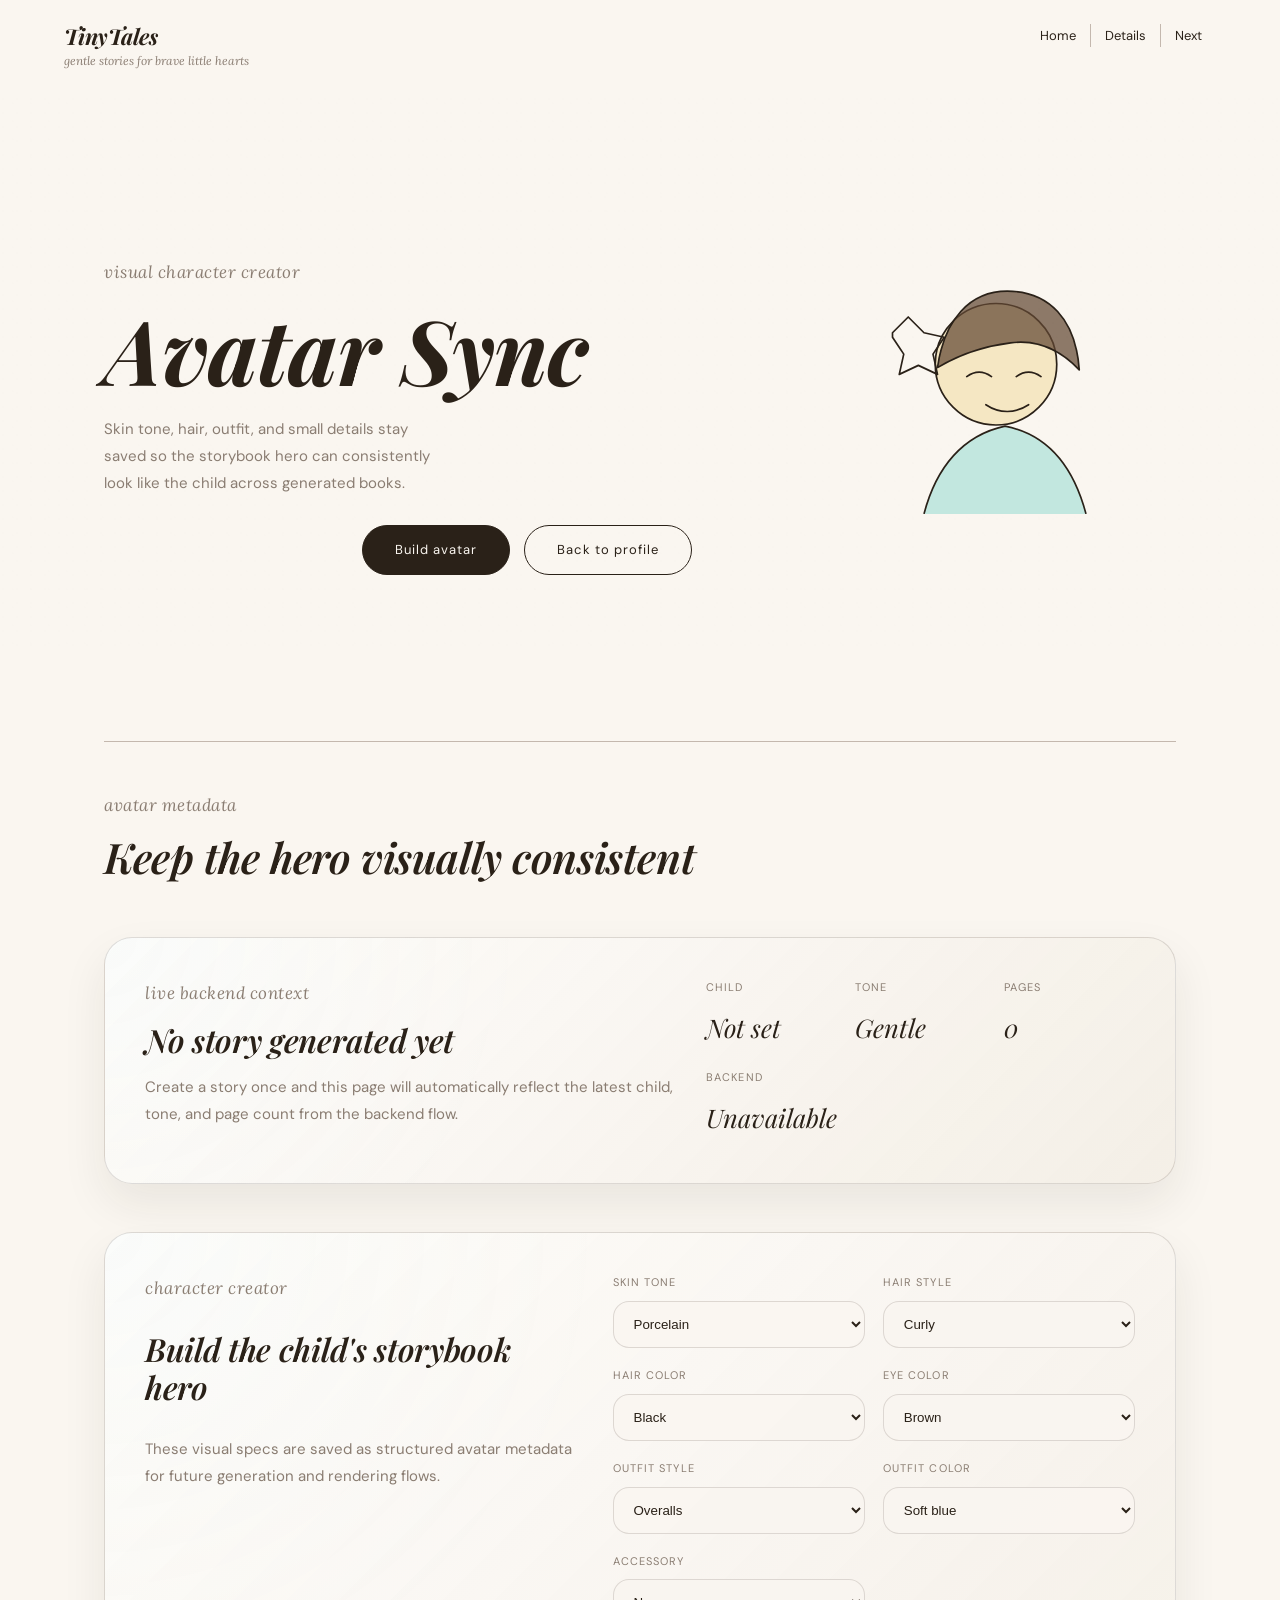
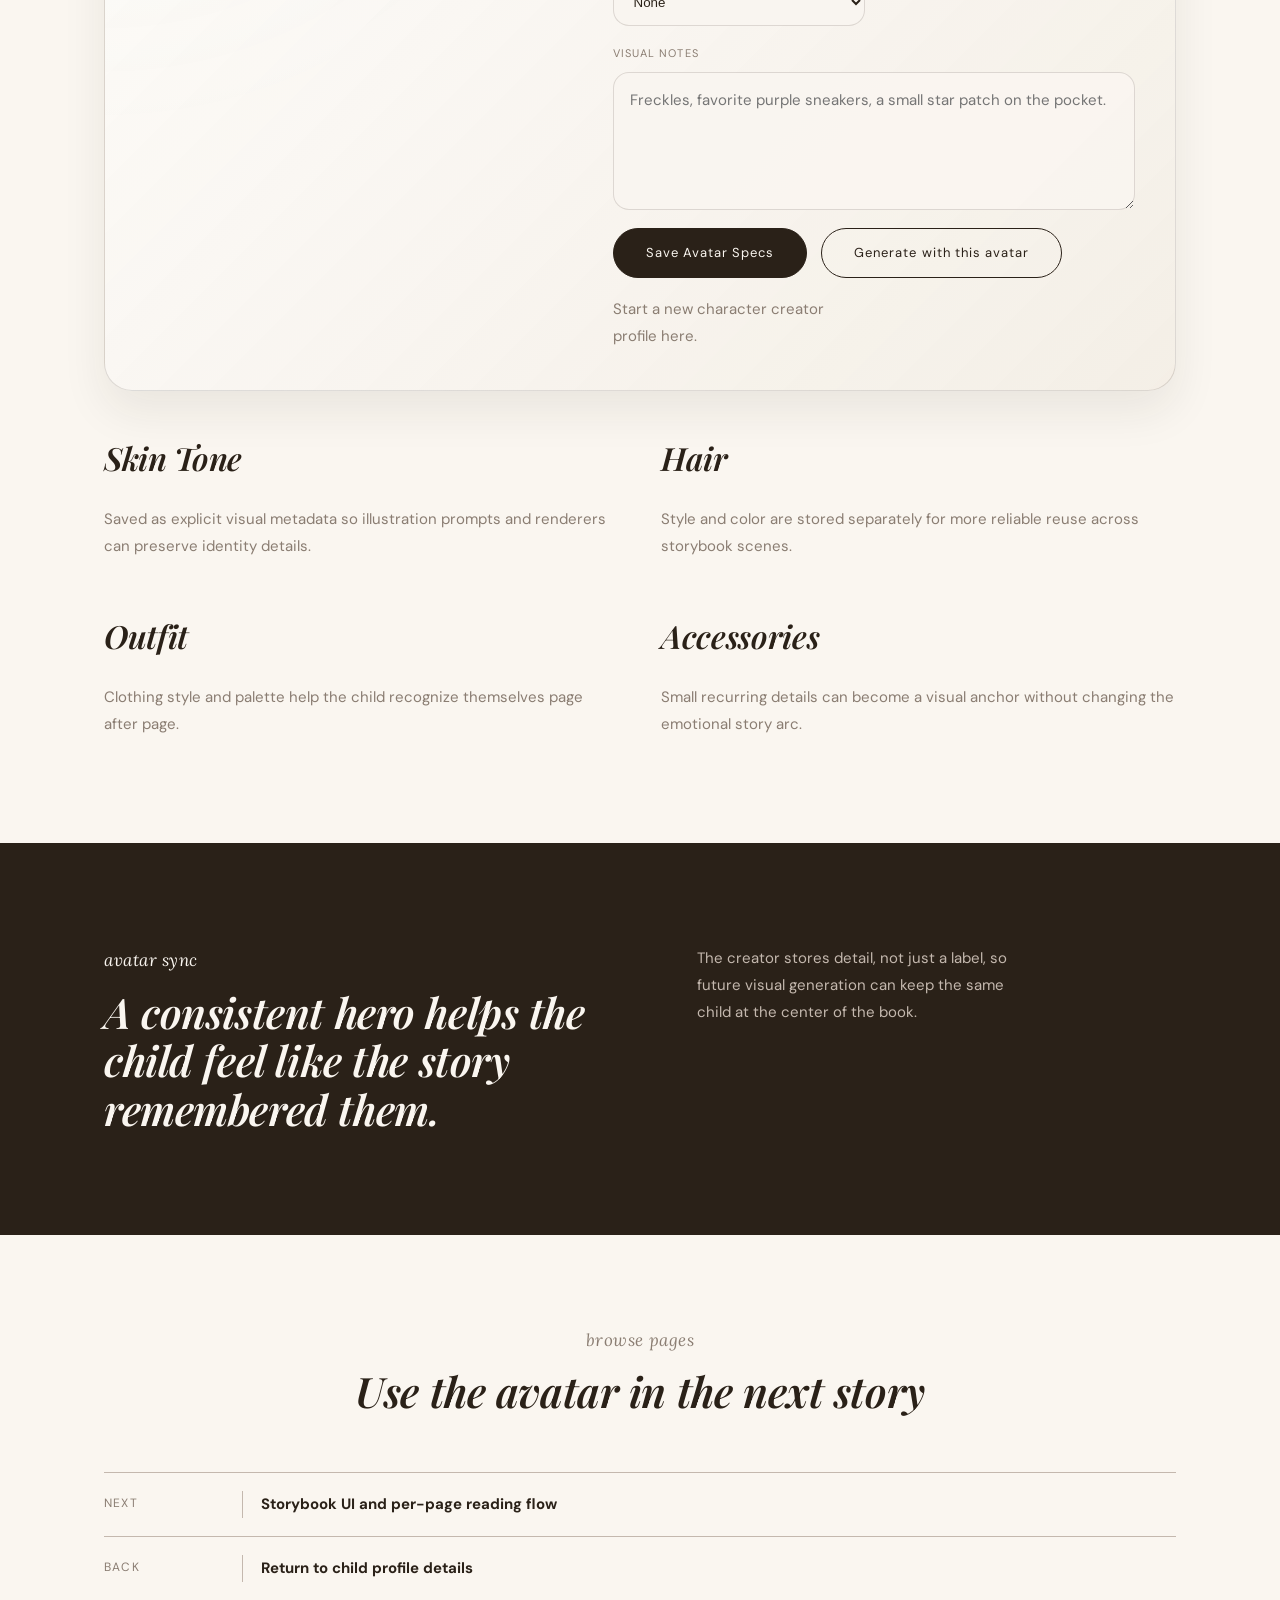
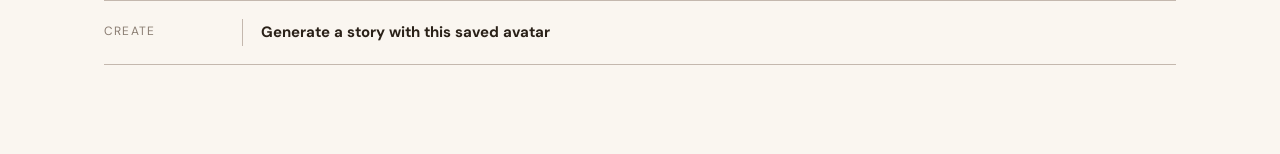
<file: frontend/avatar.html>
<!DOCTYPE html>
<html lang="en">
<head>
  <meta charset="UTF-8">
  <meta name="viewport" content="width=device-width, initial-scale=1.0">
  <title>TinyTales | Character Creator</title>
  <link rel="preconnect" href="https://fonts.googleapis.com">
  <link rel="preconnect" href="https://fonts.gstatic.com" crossorigin>
  <link href="https://fonts.googleapis.com/css2?family=Playfair+Display:ital,wght@0,600;0,700;1,400;1,600;1,700&family=Lora:ital,wght@1,400;1,600&family=DM+Sans:wght@400;500&display=swap" rel="stylesheet">
  <link rel="stylesheet" href="styles.css">
</head>
<body>
  <div class="site-shell">
    <header class="site-header">
      <a class="brand" href="index.html">
        <span class="brand-mark">TinyTales</span>
        <span class="brand-note">gentle stories for brave little hearts</span>
      </a>
      <nav class="site-nav" aria-label="Primary">
        <a href="index.html">Home</a>
        <a href="#details">Details</a>
        <a href="storybook.html">Next</a>
      </nav>
    </header>

    <main>
      <section class="subpage-hero">
        <div class="grain-overlay" aria-hidden="true"></div>
        <div class="page-width subpage-inner">
          <div class="subpage-copy">
            <p class="eyebrow">visual character creator</p>
            <h1>Avatar Sync</h1>
            <p class="hero-tagline">Skin tone, hair, outfit, and small details stay saved so the storybook hero can consistently look like the child across generated books.</p>
            <div class="hero-actions">
              <a class="button button-primary" href="#details">Build avatar</a>
              <a class="button button-secondary" href="personalization.html">Back to profile</a>
            </div>
          </div>
          <div class="mini-illustration">
            <svg viewBox="0 0 320 320" role="img" aria-label="A child avatar builder illustration">
              <circle cx="160" cy="114" r="54" fill="rgba(245, 230, 192, 0.95)" stroke="#2A2118" stroke-width="1.5"></circle>
              <path d="M108 117c6-43 29-68 62-68 37 0 61 25 64 70-18-19-38-27-61-24-24 3-45 10-65 22z" fill="rgba(99, 72, 52, 0.72)" stroke="#2A2118" stroke-width="1.5" stroke-linejoin="round"></path>
              <path d="M96 247c11-42 35-70 72-78 36 7 60 33 72 78" fill="rgba(184, 228, 220, 0.85)" stroke="#2A2118" stroke-width="1.5" stroke-linejoin="round"></path>
              <path d="M134 125c7-5 15-5 22 0M178 125c7-5 15-5 22 0M151 150c12 8 26 8 38 0" fill="none" stroke="#2A2118" stroke-width="1.5" stroke-linecap="round"></path>
              <path d="M68 86 82 72l14 14 18 4-10 15 4 18-17-8-17 8 4-18-10-15z" fill="none" stroke="#2A2118" stroke-width="1.5" stroke-linejoin="round"></path>
            </svg>
          </div>
        </div>
      </section>

      <section class="detail-section page-width" id="details">
        <div class="section-rule" aria-hidden="true"></div>
        <div class="section-heading">
          <p class="eyebrow">avatar metadata</p>
          <h2>Keep the hero visually consistent</h2>
        </div>
        <section class="storybook-summary" id="page-story-context" aria-live="polite">
          <div>
            <p class="eyebrow">live backend context</p>
            <h3 id="page-current-title">No story generated yet</h3>
            <p class="storybook-summary-copy" id="page-current-copy">Generate a story once and this page will reflect the latest child, tone, and page count automatically.</p>
          </div>
          <dl class="storybook-meta">
            <div>
              <dt>Child</dt>
              <dd id="page-current-child">Not set</dd>
            </div>
            <div>
              <dt>Tone</dt>
              <dd id="page-current-tone">Gentle</dd>
            </div>
            <div>
              <dt>Pages</dt>
              <dd id="page-current-pages">0</dd>
            </div>
            <div>
              <dt>Backend</dt>
              <dd id="page-backend-status">Checking...</dd>
            </div>
          </dl>
        </section>
        <div class="story-generator-panel">
          <div class="story-generator-copy">
            <p class="eyebrow">character creator</p>
            <h3>Build the child's storybook hero</h3>
            <p>These visual specs are saved as structured avatar metadata for future generation and rendering flows.</p>
          </div>
          <form class="story-generator-form" id="avatar-specs-form">
            <label>
              <span>Skin tone</span>
              <select name="skin_tone">
                <option value="porcelain">Porcelain</option>
                <option value="fair-peach">Fair peach</option>
                <option value="warm-beige">Warm beige</option>
                <option value="golden-brown">Golden brown</option>
                <option value="deep-brown">Deep brown</option>
              </select>
            </label>
            <label>
              <span>Hair style</span>
              <select name="hair_style">
                <option value="curly">Curly</option>
                <option value="wavy">Wavy</option>
                <option value="straight">Straight</option>
                <option value="braids">Braids</option>
                <option value="short-crop">Short crop</option>
                <option value="buns">Buns</option>
              </select>
            </label>
            <label>
              <span>Hair color</span>
              <select name="hair_color">
                <option value="black">Black</option>
                <option value="dark-brown">Dark brown</option>
                <option value="brown">Brown</option>
                <option value="auburn">Auburn</option>
                <option value="blonde">Blonde</option>
              </select>
            </label>
            <label>
              <span>Eye color</span>
              <select name="eye_color">
                <option value="brown">Brown</option>
                <option value="hazel">Hazel</option>
                <option value="green">Green</option>
                <option value="blue">Blue</option>
                <option value="gray">Gray</option>
              </select>
            </label>
            <label>
              <span>Outfit style</span>
              <select name="outfit_style">
                <option value="overalls">Overalls</option>
                <option value="hoodie">Hoodie</option>
                <option value="dress">Dress</option>
                <option value="pajamas">Pajamas</option>
                <option value="adventure-jacket">Adventure jacket</option>
              </select>
            </label>
            <label>
              <span>Outfit color</span>
              <select name="outfit_color">
                <option value="soft-blue">Soft blue</option>
                <option value="sunny-yellow">Sunny yellow</option>
                <option value="leaf-green">Leaf green</option>
                <option value="rose-pink">Rose pink</option>
                <option value="lavender">Lavender</option>
                <option value="warm-red">Warm red</option>
              </select>
            </label>
            <label>
              <span>Accessory</span>
              <select name="accessory">
                <option value="none">None</option>
                <option value="glasses">Glasses</option>
                <option value="headband">Headband</option>
                <option value="cap">Cap</option>
                <option value="scarf">Scarf</option>
                <option value="tiny-backpack">Tiny backpack</option>
              </select>
            </label>
            <label class="story-generator-field-full">
              <span>Visual notes</span>
              <textarea name="notes" rows="4" maxlength="240" placeholder="Freckles, favorite purple sneakers, a small star patch on the pocket."></textarea>
            </label>
            <div class="story-generator-actions story-generator-field-full">
              <button class="button button-primary" type="submit">Save Avatar Specs</button>
              <a class="button button-secondary" href="generation.html">Generate with this avatar</a>
            </div>
            <p class="story-generator-status" id="avatar-specs-status" aria-live="polite"></p>
          </form>
        </div>
        <div class="detail-grid">
          <article class="detail-card">
            <h3>Skin Tone</h3>
            <p>Saved as explicit visual metadata so illustration prompts and renderers can preserve identity details.</p>
          </article>
          <article class="detail-card">
            <h3>Hair</h3>
            <p>Style and color are stored separately for more reliable reuse across storybook scenes.</p>
          </article>
          <article class="detail-card">
            <h3>Outfit</h3>
            <p>Clothing style and palette help the child recognize themselves page after page.</p>
          </article>
          <article class="detail-card">
            <h3>Accessories</h3>
            <p>Small recurring details can become a visual anchor without changing the emotional story arc.</p>
          </article>
        </div>
      </section>

      <section class="quote-band">
        <div class="page-width quote-layout">
          <div>
            <p class="eyebrow eyebrow-invert">avatar sync</p>
            <h2>A consistent hero helps the child feel like the story remembered them.</h2>
          </div>
          <div class="quote-copy">
            <p>The creator stores detail, not just a label, so future visual generation can keep the same child at the center of the book.</p>
          </div>
        </div>
      </section>

      <section class="contact page-width">
        <div class="section-heading section-heading-centered">
          <p class="eyebrow">browse pages</p>
          <h2>Use the avatar in the next story</h2>
        </div>
        <div class="page-links">
          <a class="page-link-row" href="storybook.html"><span>Next</span><span aria-hidden="true"></span><strong>Storybook UI and per-page reading flow</strong></a>
          <a class="page-link-row" href="personalization.html"><span>Back</span><span aria-hidden="true"></span><strong>Return to child profile details</strong></a>
          <a class="page-link-row" href="generation.html"><span>Create</span><span aria-hidden="true"></span><strong>Generate a story with this saved avatar</strong></a>
        </div>
      </section>
    </main>
  </div>
  <script src="api-config.js" defer></script>
  <script src="app.js" defer></script>
  <script src="story-integration.js" defer></script>
</body>
</html>
</file>
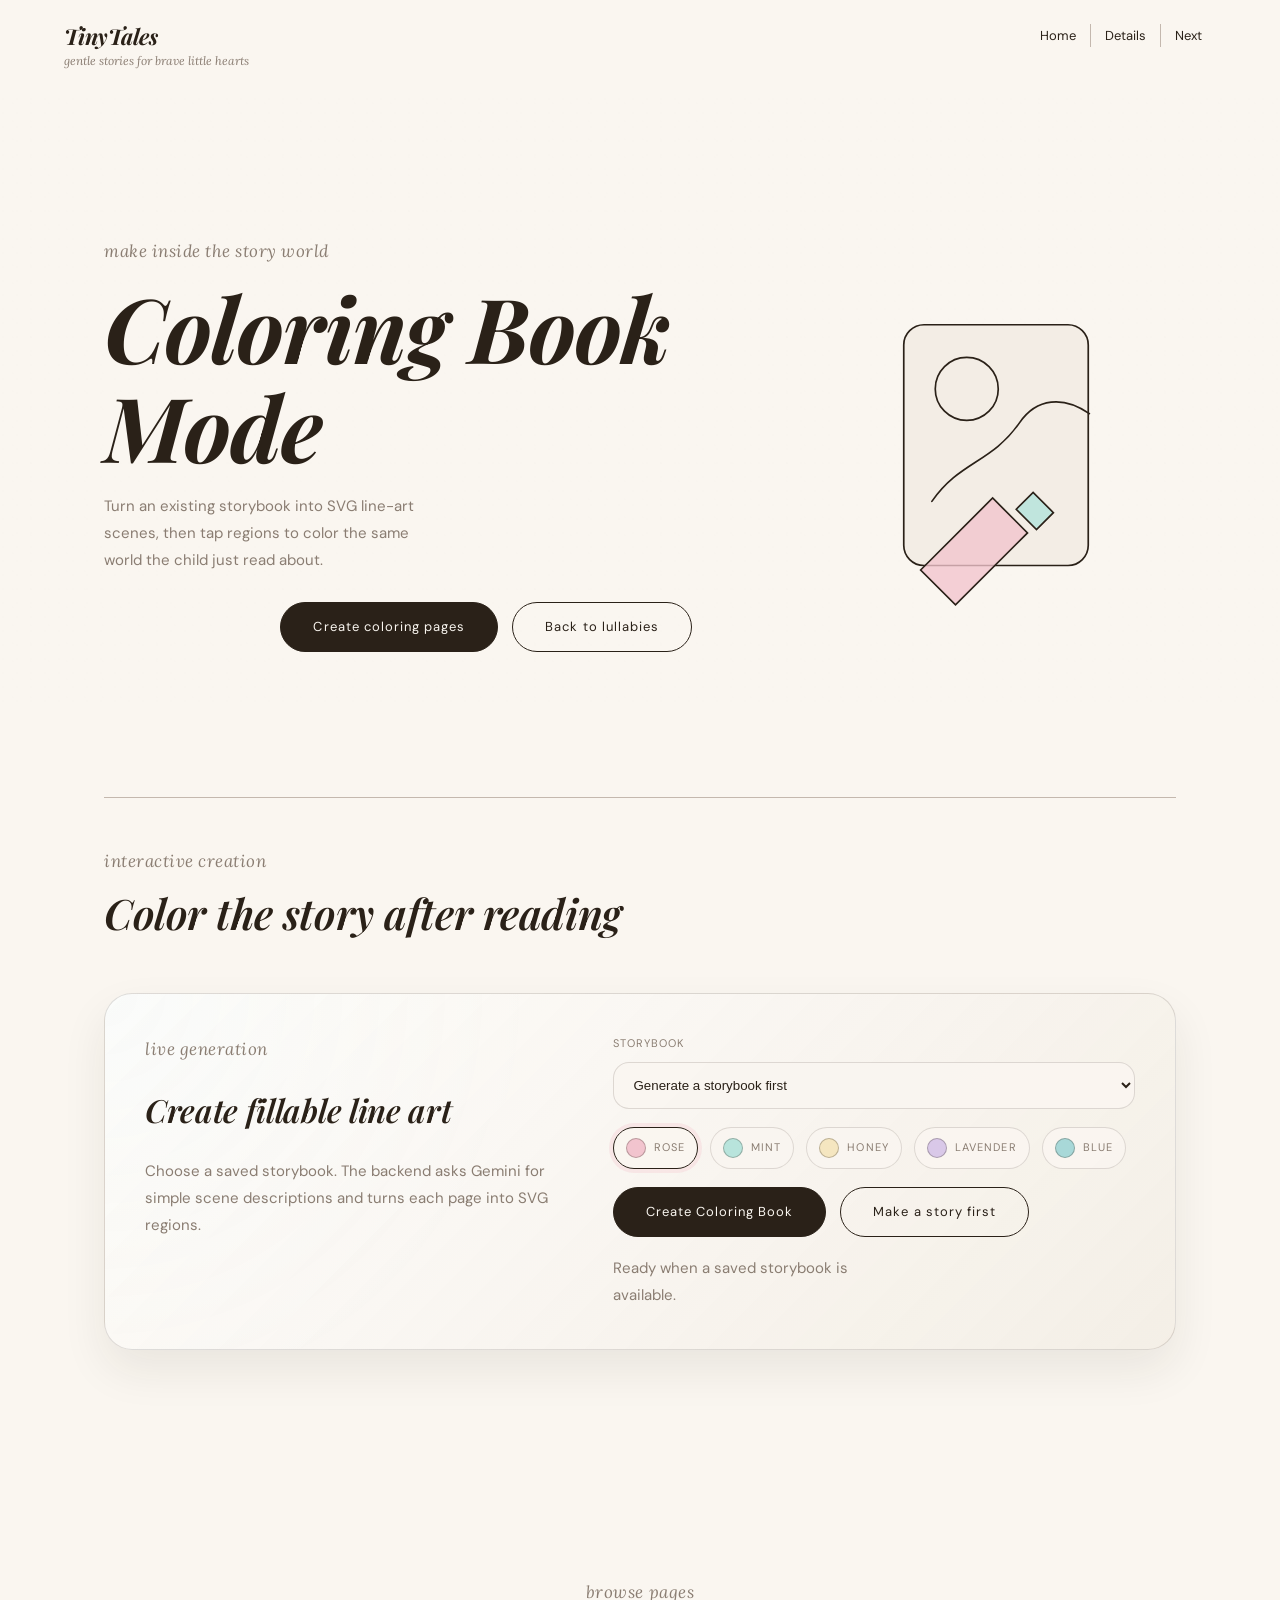
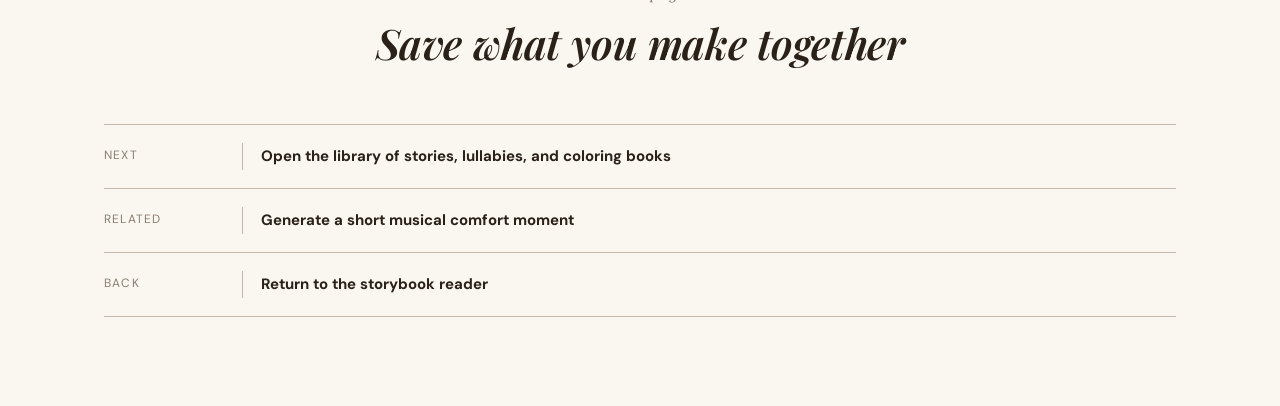
<file: frontend/coloring.html>
<!DOCTYPE html>
<html lang="en">
<head>
  <meta charset="UTF-8">
  <meta name="viewport" content="width=device-width, initial-scale=1.0">
  <title>TinyTales | Coloring Book Mode</title>
  <link rel="preconnect" href="https://fonts.googleapis.com">
  <link rel="preconnect" href="https://fonts.gstatic.com" crossorigin>
  <link href="https://fonts.googleapis.com/css2?family=Playfair+Display:ital,wght@0,600;0,700;1,400;1,600;1,700&family=Lora:ital,wght@1,400;1,600&family=DM+Sans:wght@400;500&display=swap" rel="stylesheet">
  <link rel="stylesheet" href="styles.css">
</head>
<body>
  <div class="site-shell">
    <header class="site-header">
      <a class="brand" href="index.html">
        <span class="brand-mark">TinyTales</span>
        <span class="brand-note">gentle stories for brave little hearts</span>
      </a>
      <nav class="site-nav" aria-label="Primary">
        <a href="index.html">Home</a>
        <a href="#details">Details</a>
        <a href="library.html">Next</a>
      </nav>
    </header>

    <main>
      <section class="subpage-hero">
        <div class="grain-overlay" aria-hidden="true"></div>
        <div class="page-width subpage-inner">
          <div class="subpage-copy">
            <p class="eyebrow">make inside the story world</p>
            <h1>Coloring Book Mode</h1>
            <p class="hero-tagline">Turn an existing storybook into SVG line-art scenes, then tap regions to color the same world the child just read about.</p>
            <div class="hero-actions">
              <a class="button button-primary" href="#details">Create coloring pages</a>
              <a class="button button-secondary" href="lullaby.html">Back to lullabies</a>
            </div>
          </div>
          <div class="mini-illustration">
            <svg viewBox="0 0 320 320" role="img" aria-label="A coloring page and crayons illustration">
              <rect x="78" y="54" width="164" height="214" rx="18" fill="rgba(243, 237, 228, 0.95)" stroke="#2A2118" stroke-width="1.5"></rect>
              <path d="M103 211c25-36 53-34 78-70 15-22 39-24 62-8" fill="none" stroke="#2A2118" stroke-width="1.5" stroke-linecap="round"></path>
              <circle cx="134" cy="111" r="28" fill="none" stroke="#2A2118" stroke-width="1.5"></circle>
              <path d="M93 272l64-64 31 31-64 64z" fill="rgba(242, 196, 206, 0.78)" stroke="#2A2118" stroke-width="1.5"></path>
              <path d="M178 218l15-15 18 18-15 15z" fill="rgba(184, 228, 220, 0.85)" stroke="#2A2118" stroke-width="1.5"></path>
            </svg>
          </div>
        </div>
      </section>

      <section class="detail-section page-width" id="details">
        <div class="section-rule" aria-hidden="true"></div>
        <div class="section-heading">
          <p class="eyebrow">interactive creation</p>
          <h2>Color the story after reading</h2>
        </div>
        <div class="story-generator-panel">
          <div class="story-generator-copy">
            <p class="eyebrow">live generation</p>
            <h3>Create fillable line art</h3>
            <p>Choose a saved storybook. The backend asks Gemini for simple scene descriptions and turns each page into SVG regions.</p>
          </div>
          <form class="story-generator-form" id="coloring-generator-form">
            <label class="story-generator-field-full">
              <span>Storybook</span>
              <select name="storybook_id">
                <option value="">Generate a storybook first</option>
              </select>
            </label>
            <div class="coloring-palette story-generator-field-full" id="coloring-palette" aria-label="Color palette">
              <button class="color-swatch is-active" type="button" data-color="#F2C4CE" style="--swatch: #F2C4CE"><span>Rose</span></button>
              <button class="color-swatch" type="button" data-color="#B8E4DC" style="--swatch: #B8E4DC"><span>Mint</span></button>
              <button class="color-swatch" type="button" data-color="#F5E6C0" style="--swatch: #F5E6C0"><span>Honey</span></button>
              <button class="color-swatch" type="button" data-color="#D9C8E8" style="--swatch: #D9C8E8"><span>Lavender</span></button>
              <button class="color-swatch" type="button" data-color="#A8D8D8" style="--swatch: #A8D8D8"><span>Blue</span></button>
            </div>
            <div class="story-generator-actions story-generator-field-full">
              <button class="button button-primary" type="submit">Create Coloring Book</button>
              <a class="button button-secondary" href="generation.html">Make a story first</a>
            </div>
            <p class="story-generator-status" id="coloring-generator-status" aria-live="polite">Ready when a saved storybook is available.</p>
          </form>
        </div>
        <div class="detail-grid coloring-output" id="coloring-output" aria-live="polite"></div>
      </section>

      <section class="contact page-width">
        <div class="section-heading section-heading-centered">
          <p class="eyebrow">browse pages</p>
          <h2>Save what you make together</h2>
        </div>
        <div class="page-links">
          <a class="page-link-row" href="library.html"><span>Next</span><span aria-hidden="true"></span><strong>Open the library of stories, lullabies, and coloring books</strong></a>
          <a class="page-link-row" href="lullaby.html"><span>Related</span><span aria-hidden="true"></span><strong>Generate a short musical comfort moment</strong></a>
          <a class="page-link-row" href="storybook.html"><span>Back</span><span aria-hidden="true"></span><strong>Return to the storybook reader</strong></a>
        </div>
      </section>
    </main>
  </div>
  <script src="api-config.js" defer></script>
  <script src="app.js" defer></script>
  <script src="story-integration.js" defer></script>
</body>
</html>
</file>
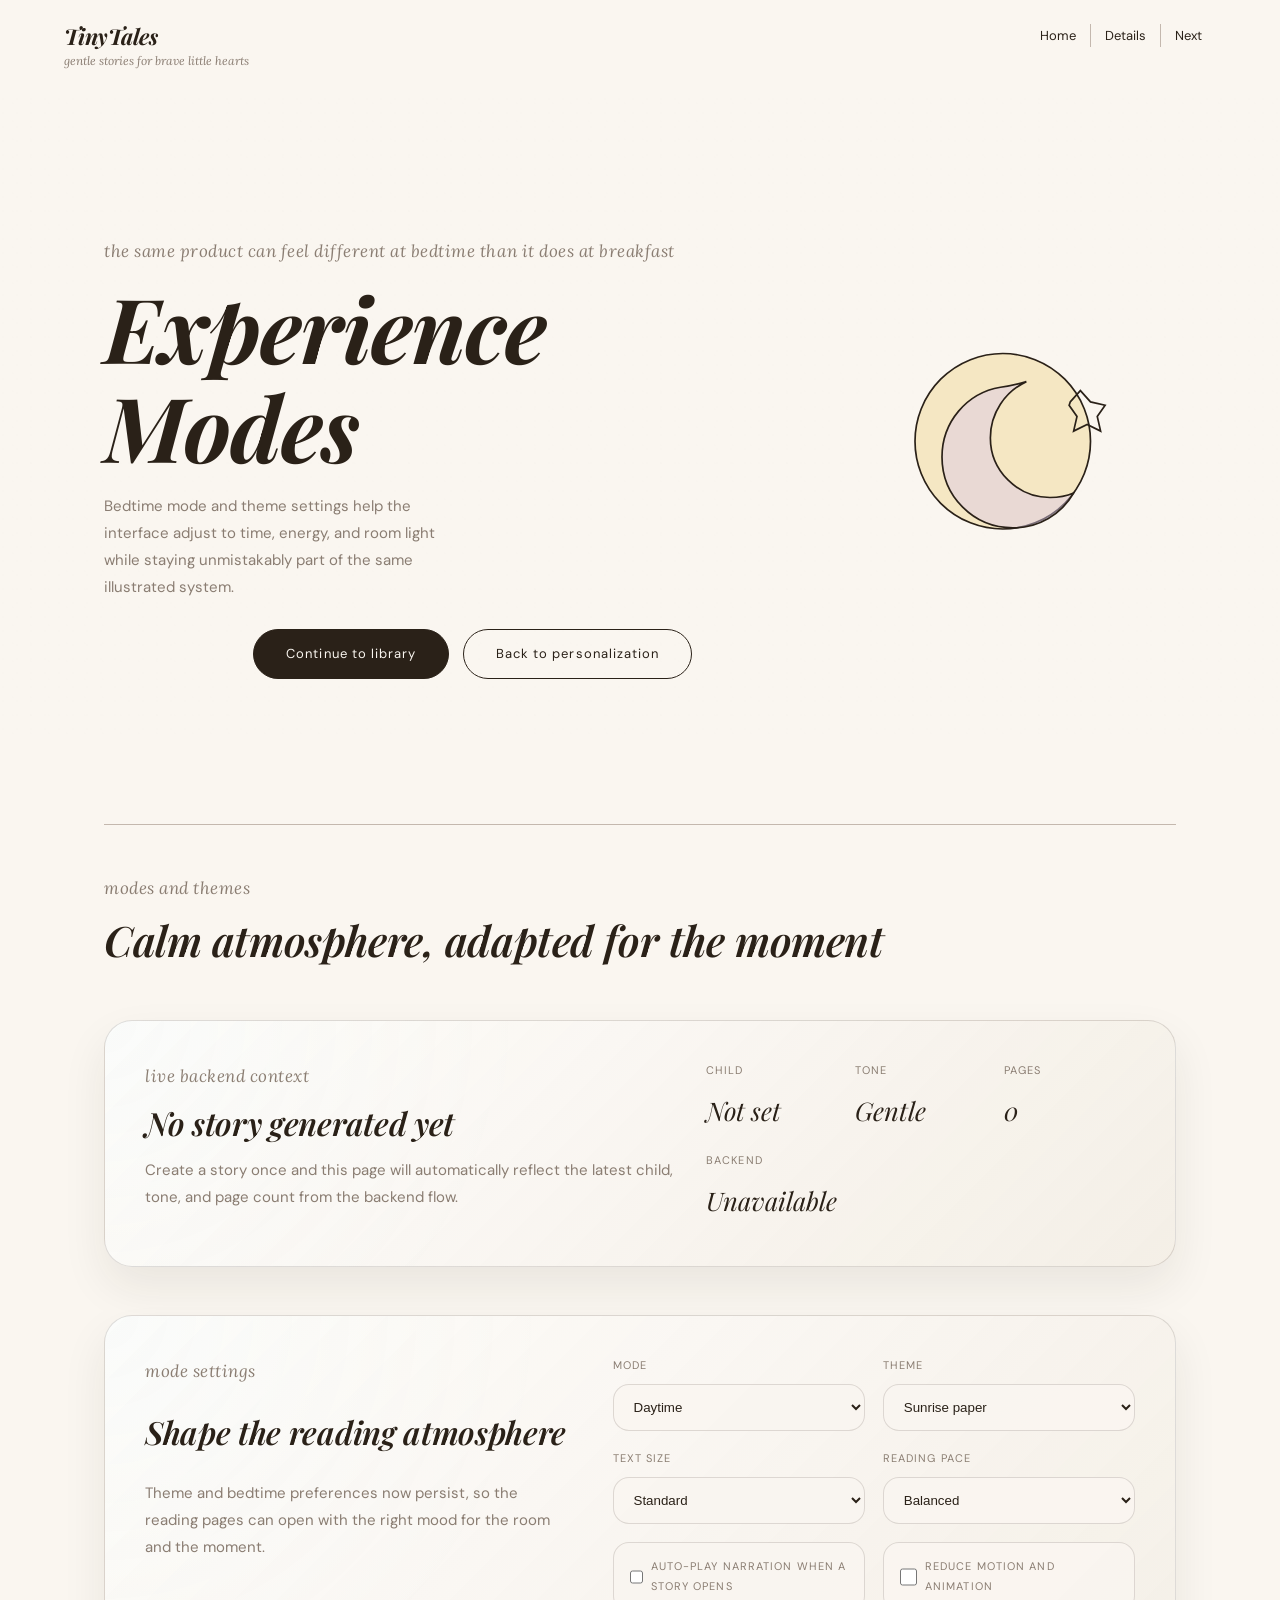
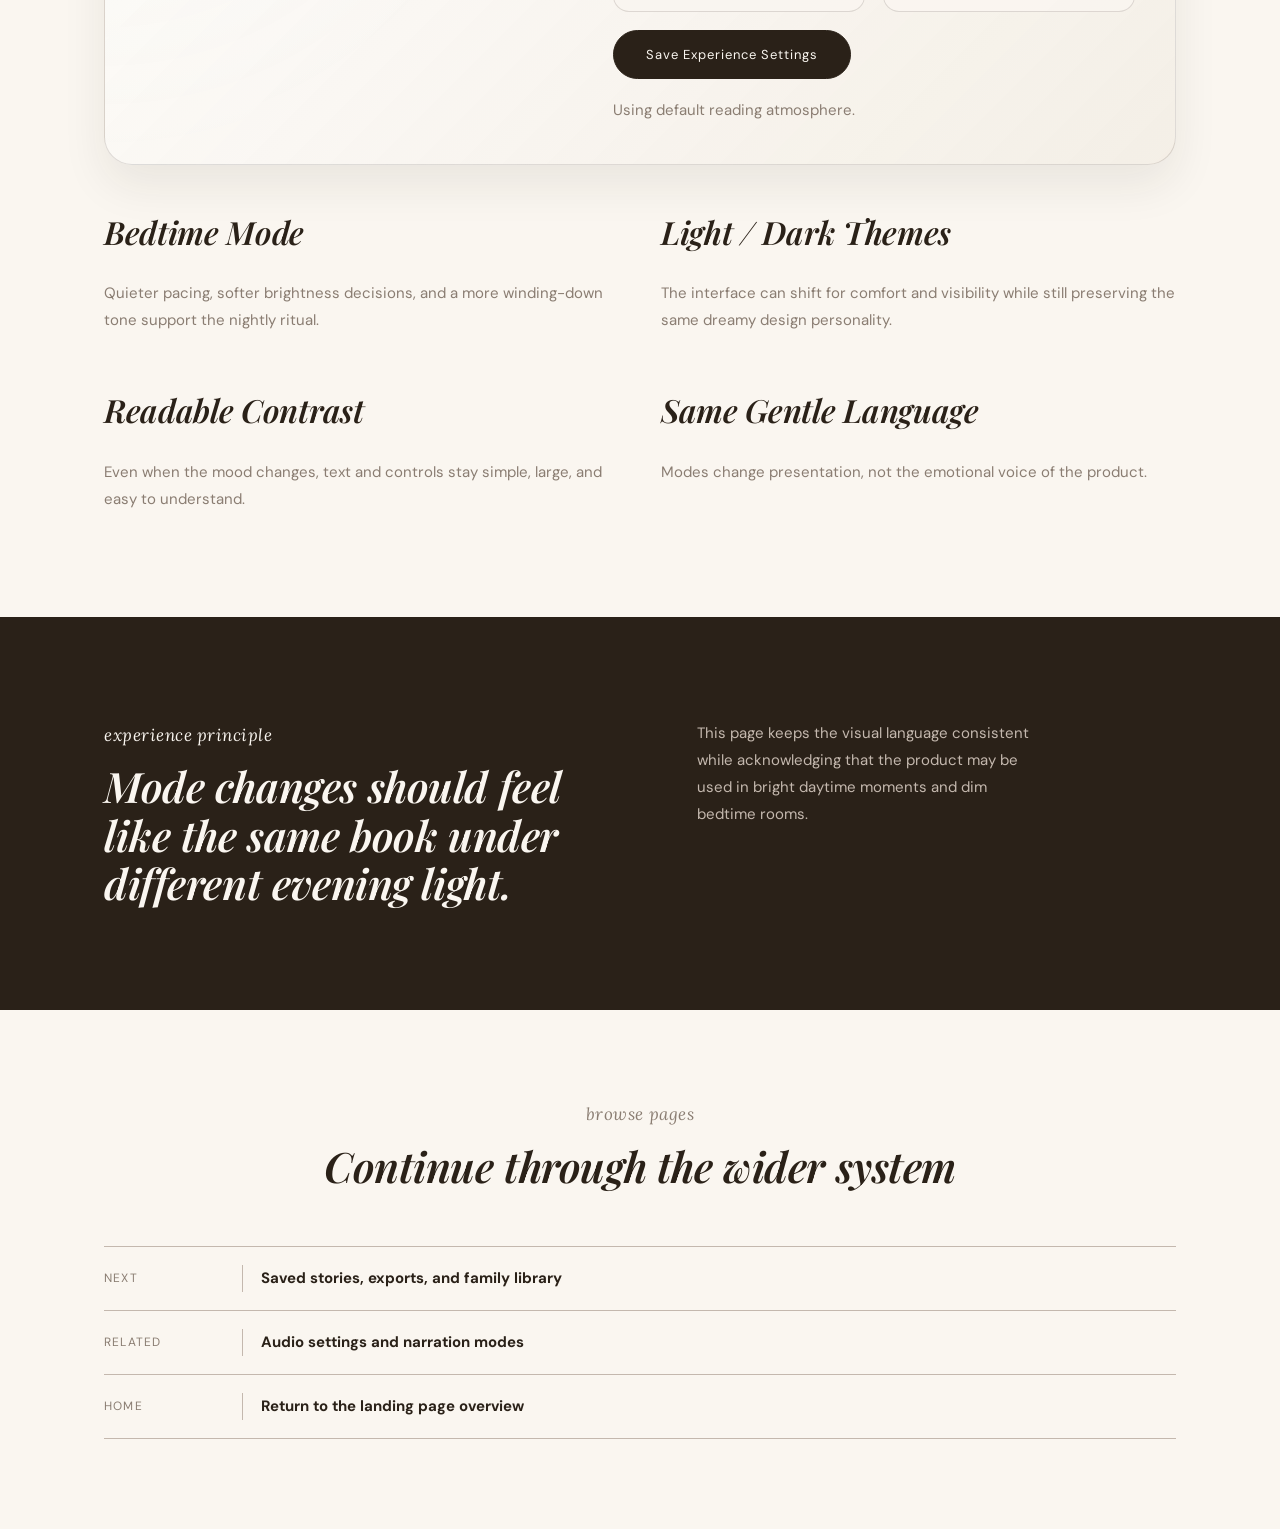
<file: frontend/experience.html>
<!DOCTYPE html>
<html lang="en">
<head>
  <meta charset="UTF-8">
  <meta name="viewport" content="width=device-width, initial-scale=1.0">
  <title>TinyTales | Experience Modes</title>
  <link rel="preconnect" href="https://fonts.googleapis.com">
  <link rel="preconnect" href="https://fonts.gstatic.com" crossorigin>
  <link href="https://fonts.googleapis.com/css2?family=Playfair+Display:ital,wght@0,600;0,700;1,400;1,600;1,700&family=Lora:ital,wght@1,400;1,600&family=DM+Sans:wght@400;500&display=swap" rel="stylesheet">
  <link rel="stylesheet" href="styles.css">
</head>
<body>
  <div class="site-shell">
    <header class="site-header">
      <a class="brand" href="index.html">
        <span class="brand-mark">TinyTales</span>
        <span class="brand-note">gentle stories for brave little hearts</span>
      </a>
      <nav class="site-nav" aria-label="Primary">
        <a href="index.html">Home</a>
        <a href="#details">Details</a>
        <a href="library.html">Next</a>
      </nav>
    </header>

    <main>
      <section class="subpage-hero">
        <div class="grain-overlay" aria-hidden="true"></div>
        <div class="page-width subpage-inner">
          <div class="subpage-copy">
            <p class="eyebrow">the same product can feel different at bedtime than it does at breakfast</p>
            <h1>Experience Modes</h1>
            <p class="hero-tagline">Bedtime mode and theme settings help the interface adjust to time, energy, and room light while staying unmistakably part of the same illustrated system.</p>
            <div class="hero-actions">
              <a class="button button-primary" href="library.html">Continue to library</a>
              <a class="button button-secondary" href="personalization.html">Back to personalization</a>
            </div>
          </div>
          <div class="mini-illustration">
            <svg viewBox="0 0 320 320" role="img" aria-label="A moon and star illustration">
              <circle cx="166" cy="146" r="78" fill="rgba(245, 230, 192, 0.95)" stroke="#2A2118" stroke-width="1.5"></circle>
              <path d="M187 93c-19 9-32 28-32 50 0 29 24 53 53 53 7 0 14-1 21-4-11 19-31 31-54 31-35 0-63-28-63-63 0-31 22-57 52-62 8-1 16-3 23-5z" fill="rgba(217, 200, 232, 0.45)" stroke="#2A2118" stroke-width="1.5"></path>
              <path d="M226 111 235 101l9 10 13 3-7 10 3 13-12-6-12 6 3-13-7-10z" fill="none" stroke="#2A2118" stroke-width="1.5"></path>
            </svg>
          </div>
        </div>
      </section>

      <section class="detail-section page-width" id="details">
        <div class="section-rule" aria-hidden="true"></div>
        <div class="section-heading">
          <p class="eyebrow">modes and themes</p>
          <h2>Calm atmosphere, adapted for the moment</h2>
        </div>
        <section class="storybook-summary" id="page-story-context" aria-live="polite">
          <div>
            <p class="eyebrow">live backend context</p>
            <h3 id="page-current-title">No story generated yet</h3>
            <p class="storybook-summary-copy" id="page-current-copy">Generate a story once and this page will reflect the latest child, tone, and page count automatically.</p>
          </div>
          <dl class="storybook-meta">
            <div>
              <dt>Child</dt>
              <dd id="page-current-child">Not set</dd>
            </div>
            <div>
              <dt>Tone</dt>
              <dd id="page-current-tone">Gentle</dd>
            </div>
            <div>
              <dt>Pages</dt>
              <dd id="page-current-pages">0</dd>
            </div>
            <div>
              <dt>Backend</dt>
              <dd id="page-backend-status">Checking...</dd>
            </div>
          </dl>
        </section>
        <div class="story-generator-panel">
          <div class="story-generator-copy">
            <p class="eyebrow">mode settings</p>
            <h3>Shape the reading atmosphere</h3>
            <p>Theme and bedtime preferences now persist, so the reading pages can open with the right mood for the room and the moment.</p>
          </div>
          <form class="story-generator-form" id="experience-settings-form">
            <label>
              <span>Mode</span>
              <select name="mode">
                <option value="day">Daytime</option>
                <option value="bedtime">Bedtime</option>
                <option value="quiet-time">Quiet time</option>
              </select>
            </label>
            <label>
              <span>Theme</span>
              <select name="theme">
                <option value="sunrise-paper">Sunrise paper</option>
                <option value="moon-ink">Moon ink</option>
                <option value="forest-mist">Forest mist</option>
              </select>
            </label>
            <label>
              <span>Text size</span>
              <select name="text_size">
                <option value="standard">Standard</option>
                <option value="large">Large</option>
                <option value="extra-large">Extra large</option>
              </select>
            </label>
            <label>
              <span>Reading pace</span>
              <select name="reading_pace">
                <option value="balanced">Balanced</option>
                <option value="slow">Slow and sleepy</option>
                <option value="bright">Bright and brisk</option>
              </select>
            </label>
            <label class="toggle-field">
              <input name="auto_play_audio" type="checkbox">
              <span>Auto-play narration when a story opens</span>
            </label>
            <label class="toggle-field">
              <input name="reduced_motion" type="checkbox">
              <span>Reduce motion and animation</span>
            </label>
            <div class="story-generator-actions story-generator-field-full">
              <button class="button button-primary" type="submit">Save Experience Settings</button>
            </div>
            <p class="story-generator-status" id="experience-settings-status" aria-live="polite"></p>
          </form>
        </div>
        <div class="detail-grid">
          <article class="detail-card">
            <h3>Bedtime Mode</h3>
            <p>Quieter pacing, softer brightness decisions, and a more winding-down tone support the nightly ritual.</p>
          </article>
          <article class="detail-card">
            <h3>Light / Dark Themes</h3>
            <p>The interface can shift for comfort and visibility while still preserving the same dreamy design personality.</p>
          </article>
          <article class="detail-card">
            <h3>Readable Contrast</h3>
            <p>Even when the mood changes, text and controls stay simple, large, and easy to understand.</p>
          </article>
          <article class="detail-card">
            <h3>Same Gentle Language</h3>
            <p>Modes change presentation, not the emotional voice of the product.</p>
          </article>
        </div>
      </section>

      <section class="quote-band">
        <div class="page-width quote-layout">
          <div>
            <p class="eyebrow eyebrow-invert">experience principle</p>
            <h2>Mode changes should feel like the same book under different evening light.</h2>
          </div>
          <div class="quote-copy">
            <p>This page keeps the visual language consistent while acknowledging that the product may be used in bright daytime moments and dim bedtime rooms.</p>
          </div>
        </div>
      </section>

      <section class="contact page-width">
        <div class="section-heading section-heading-centered">
          <p class="eyebrow">browse pages</p>
          <h2>Continue through the wider system</h2>
        </div>
        <div class="page-links">
          <a class="page-link-row" href="library.html"><span>Next</span><span aria-hidden="true"></span><strong>Saved stories, exports, and family library</strong></a>
          <a class="page-link-row" href="audio.html"><span>Related</span><span aria-hidden="true"></span><strong>Audio settings and narration modes</strong></a>
          <a class="page-link-row" href="index.html"><span>Home</span><span aria-hidden="true"></span><strong>Return to the landing page overview</strong></a>
        </div>
      </section>
    </main>
  </div>
  <script src="api-config.js" defer></script>
  <script src="app.js" defer></script>
  <script src="story-integration.js" defer></script>
</body>
</html>
</file>
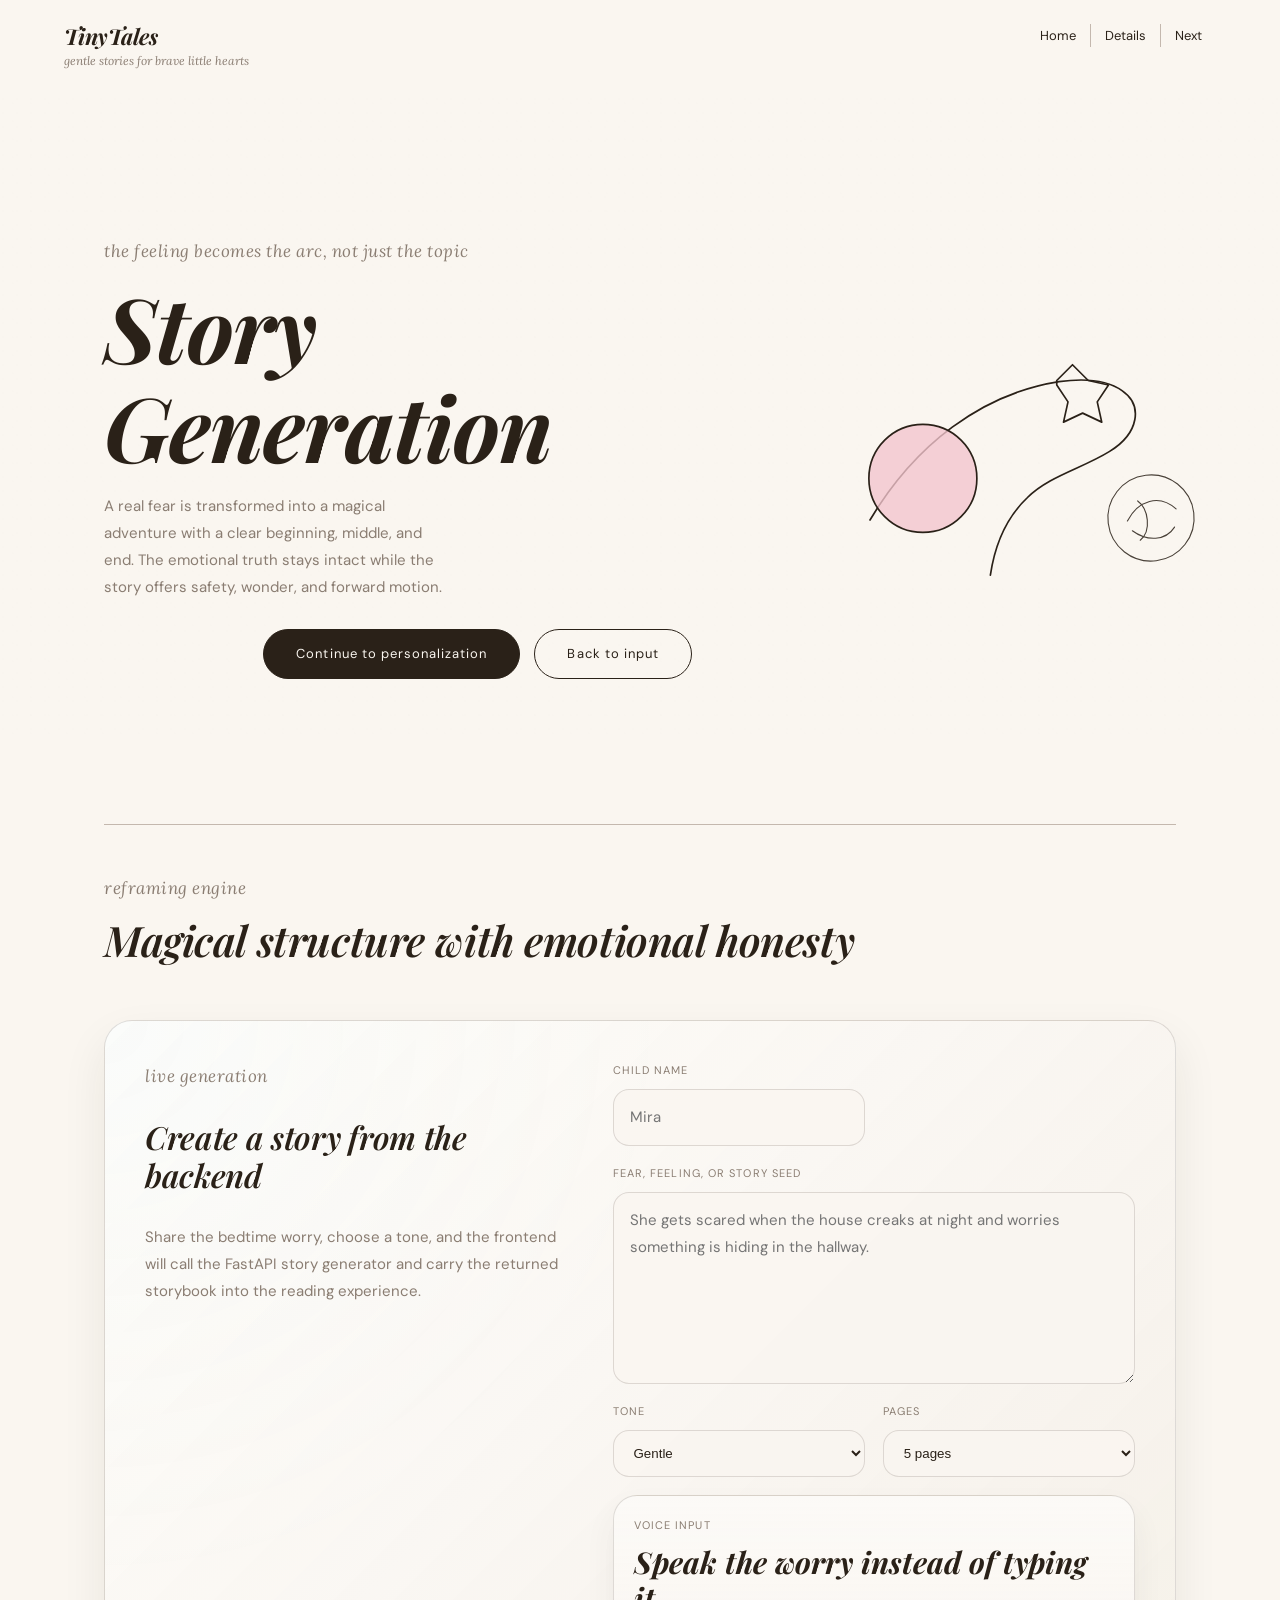
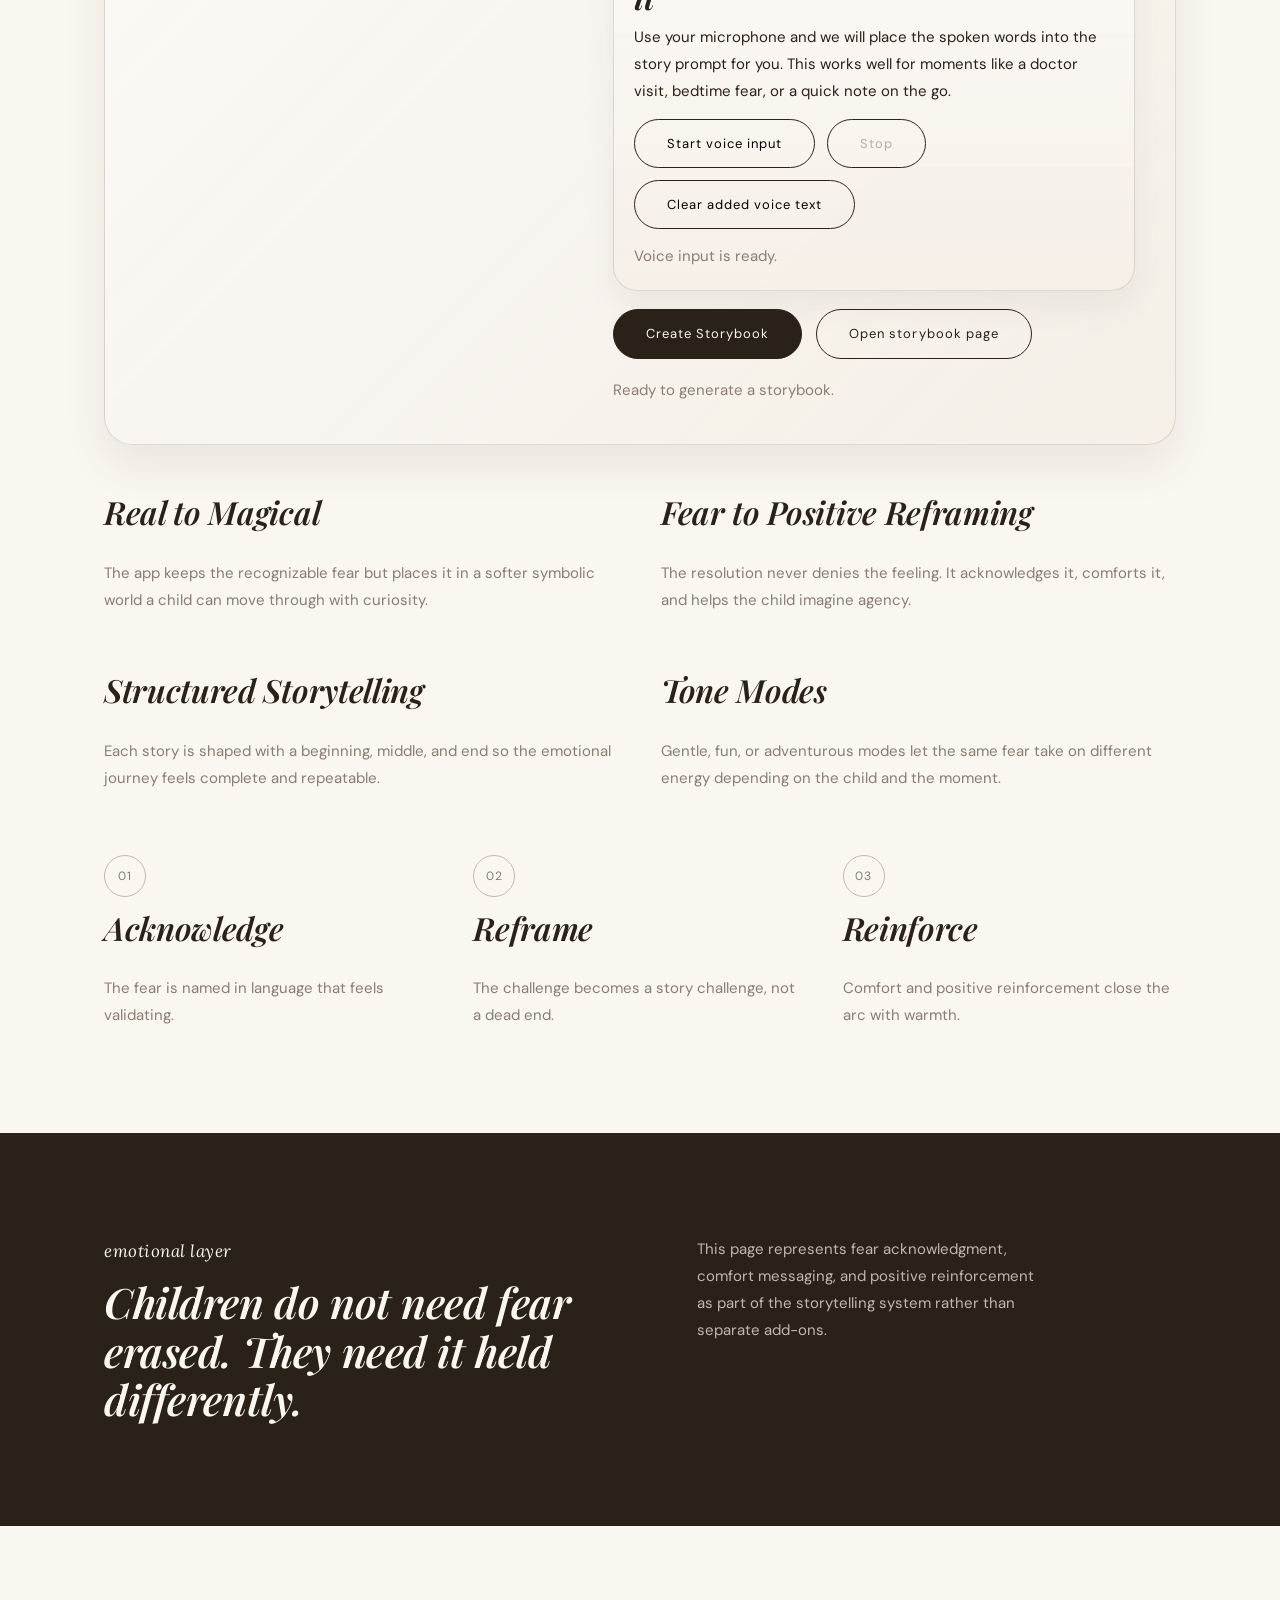
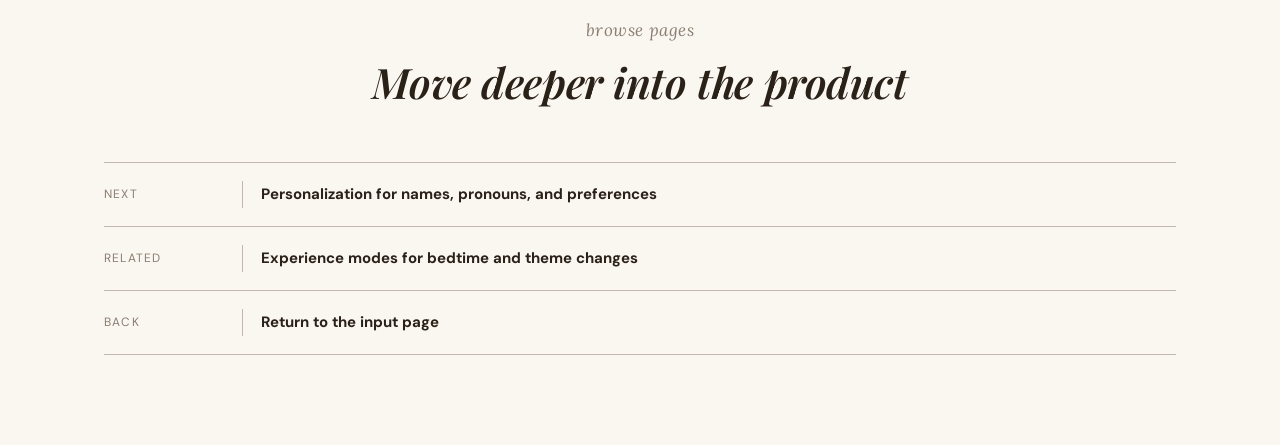
<file: frontend/generation.html>
<!DOCTYPE html>
<html lang="en">
<head>
  <meta charset="UTF-8">
  <meta name="viewport" content="width=device-width, initial-scale=1.0">
  <title>TinyTales | Story Generation</title>
  <link rel="preconnect" href="https://fonts.googleapis.com">
  <link rel="preconnect" href="https://fonts.gstatic.com" crossorigin>
  <link href="https://fonts.googleapis.com/css2?family=Playfair+Display:ital,wght@0,600;0,700;1,400;1,600;1,700&family=Lora:ital,wght@1,400;1,600&family=DM+Sans:wght@400;500&display=swap" rel="stylesheet">
  <link rel="stylesheet" href="styles.css">
</head>
<body>
  <div class="site-shell">
    <header class="site-header">
      <a class="brand" href="index.html">
        <span class="brand-mark">TinyTales</span>
        <span class="brand-note">gentle stories for brave little hearts</span>
      </a>
      <nav class="site-nav" aria-label="Primary">
        <a href="index.html">Home</a>
        <a href="#details">Details</a>
        <a href="personalization.html">Next</a>
      </nav>
    </header>

    <main>
      <section class="subpage-hero">
        <div class="grain-overlay" aria-hidden="true"></div>
        <svg class="float-object orb orb-two" viewBox="0 0 140 140" aria-hidden="true">
          <circle cx="70" cy="70" r="58"></circle>
          <path d="M38 70c18-26 47-31 67-8"></path>
          <path d="M43 84c18 17 43 19 57 2"></path>
          <path d="M55 45c13 12 14 42-3 53"></path>
        </svg>
        <div class="page-width subpage-inner">
          <div class="subpage-copy">
            <p class="eyebrow">the feeling becomes the arc, not just the topic</p>
            <h1>Story Generation</h1>
            <p class="hero-tagline">A real fear is transformed into a magical adventure with a clear beginning, middle, and end. The emotional truth stays intact while the story offers safety, wonder, and forward motion.</p>
            <div class="hero-actions">
              <a class="button button-primary" href="personalization.html">Continue to personalization</a>
              <a class="button button-secondary" href="input.html">Back to input</a>
            </div>
          </div>
          <div class="mini-illustration">
            <svg viewBox="0 0 320 320" role="img" aria-label="A path from a cloud to a star illustration">
              <path d="M48 216c40-67 99-112 168-123 22-3 42-2 56 8 19 13 15 38-11 54-24 15-54 22-73 41-19 18-29 42-33 69" fill="none" stroke="#2A2118" stroke-width="1.5" stroke-linecap="round"></path>
              <circle cx="95" cy="179" r="48" fill="rgba(242, 196, 206, 0.78)" stroke="#2A2118" stroke-width="1.5"></circle>
              <path d="M214 92 228 78l14 14 18 4-10 15 4 18-17-8-17 8 4-18-10-15z" fill="none" stroke="#2A2118" stroke-width="1.5" stroke-linejoin="round"></path>
            </svg>
          </div>
        </div>
      </section>

      <section class="detail-section page-width" id="details">
        <div class="section-rule" aria-hidden="true"></div>
        <div class="section-heading">
          <p class="eyebrow">reframing engine</p>
          <h2>Magical structure with emotional honesty</h2>
        </div>
        <div class="story-generator-panel">
          <div class="story-generator-copy">
            <p class="eyebrow">live generation</p>
            <h3>Create a story from the backend</h3>
            <p>Share the bedtime worry, choose a tone, and the frontend will call the FastAPI story generator and carry the returned storybook into the reading experience.</p>
            <!-- <p class="generator-note">Backend base URL: <code id="api-base-url"></code>.</p> -->
          </div>
          <form class="story-generator-form" id="story-generator-form">
            <input type="hidden" name="language" value="English">
            <label>
              <span>Child name</span>
              <input id="child-name" name="child_name" type="text" placeholder="Mira" maxlength="60">
            </label>
            <label class="story-generator-field-full">
              <span>Fear, feeling, or story seed</span>
              <textarea id="story-prompt" name="prompt" rows="6" placeholder="She gets scared when the house creaks at night and worries something is hiding in the hallway." required></textarea>
            </label>
            <label>
              <span>Tone</span>
              <select id="story-tone" name="tone">
                <option value="gentle">Gentle</option>
                <option value="fun">Fun</option>
                <option value="adventurous">Adventurous</option>
              </select>
            </label>
            <label>
              <span>Pages</span>
              <select id="story-pages" name="num_pages">
                <option value="4">4 pages</option>
                <option value="5" selected>5 pages</option>
                <option value="6">6 pages</option>
                <option value="7">7 pages</option>
                <option value="8">8 pages</option>
              </select>
            </label>
            <section class="voice-input-panel story-generator-field-full" aria-labelledby="voice-input-title">
              <div class="voice-input-copy">
                <span class="voice-input-label">Voice input</span>
                <h4 id="voice-input-title">Speak the worry instead of typing it</h4>
                <p>Use your microphone and we will place the spoken words into the story prompt for you. This works well for moments like a doctor visit, bedtime fear, or a quick note on the go.</p>
              </div>
              <div class="voice-input-actions">
                <button class="button button-secondary" id="voice-start-button" type="button">Start voice input</button>
                <button class="button button-secondary" id="voice-stop-button" type="button" disabled>Stop</button>
                <button class="button button-secondary" id="voice-clear-button" type="button">Clear added voice text</button>
              </div>
              <p class="story-generator-status" id="voice-input-status" aria-live="polite">Voice input is ready.</p>
            </section>
            <div class="story-generator-actions story-generator-field-full">
              <button class="button button-primary" id="story-submit-button" type="submit">Create Storybook</button>
              <a class="button button-secondary" href="storybook.html">Open storybook page</a>
            </div>
            <p class="story-generator-status" id="story-generator-status" aria-live="polite">Ready to generate a storybook.</p>
          </form>
        </div>
        <div class="detail-grid">
          <article class="detail-card">
            <h3>Real to Magical</h3>
            <p>The app keeps the recognizable fear but places it in a softer symbolic world a child can move through with curiosity.</p>
          </article>
          <article class="detail-card">
            <h3>Fear to Positive Reframing</h3>
            <p>The resolution never denies the feeling. It acknowledges it, comforts it, and helps the child imagine agency.</p>
          </article>
          <article class="detail-card">
            <h3>Structured Storytelling</h3>
            <p>Each story is shaped with a beginning, middle, and end so the emotional journey feels complete and repeatable.</p>
          </article>
          <article class="detail-card">
            <h3>Tone Modes</h3>
            <p>Gentle, fun, or adventurous modes let the same fear take on different energy depending on the child and the moment.</p>
          </article>
        </div>

        <div class="story-flow">
          <article class="flow-step">
            <span class="step-index">01</span>
            <h3>Acknowledge</h3>
            <p>The fear is named in language that feels validating.</p>
          </article>
          <article class="flow-step">
            <span class="step-index">02</span>
            <h3>Reframe</h3>
            <p>The challenge becomes a story challenge, not a dead end.</p>
          </article>
          <article class="flow-step">
            <span class="step-index">03</span>
            <h3>Reinforce</h3>
            <p>Comfort and positive reinforcement close the arc with warmth.</p>
          </article>
        </div>
      </section>

      <section class="quote-band">
        <div class="page-width quote-layout">
          <div>
            <p class="eyebrow eyebrow-invert">emotional layer</p>
            <h2>Children do not need fear erased. They need it held differently.</h2>
          </div>
          <div class="quote-copy">
            <p>This page represents fear acknowledgment, comfort messaging, and positive reinforcement as part of the storytelling system rather than separate add-ons.</p>
          </div>
        </div>
      </section>

      <section class="contact page-width">
        <div class="section-heading section-heading-centered">
          <p class="eyebrow">browse pages</p>
          <h2>Move deeper into the product</h2>
        </div>
        <div class="page-links">
          <a class="page-link-row" href="personalization.html"><span>Next</span><span aria-hidden="true"></span><strong>Personalization for names, pronouns, and preferences</strong></a>
          <a class="page-link-row" href="experience.html"><span>Related</span><span aria-hidden="true"></span><strong>Experience modes for bedtime and theme changes</strong></a>
          <a class="page-link-row" href="input.html"><span>Back</span><span aria-hidden="true"></span><strong>Return to the input page</strong></a>
        </div>
      </section>
    </main>
  </div>
  <script src="api-config.js" defer></script>
  <script src="app.js" defer></script>
  <script src="story-integration.js" defer></script>
</body>
</html>
</file>
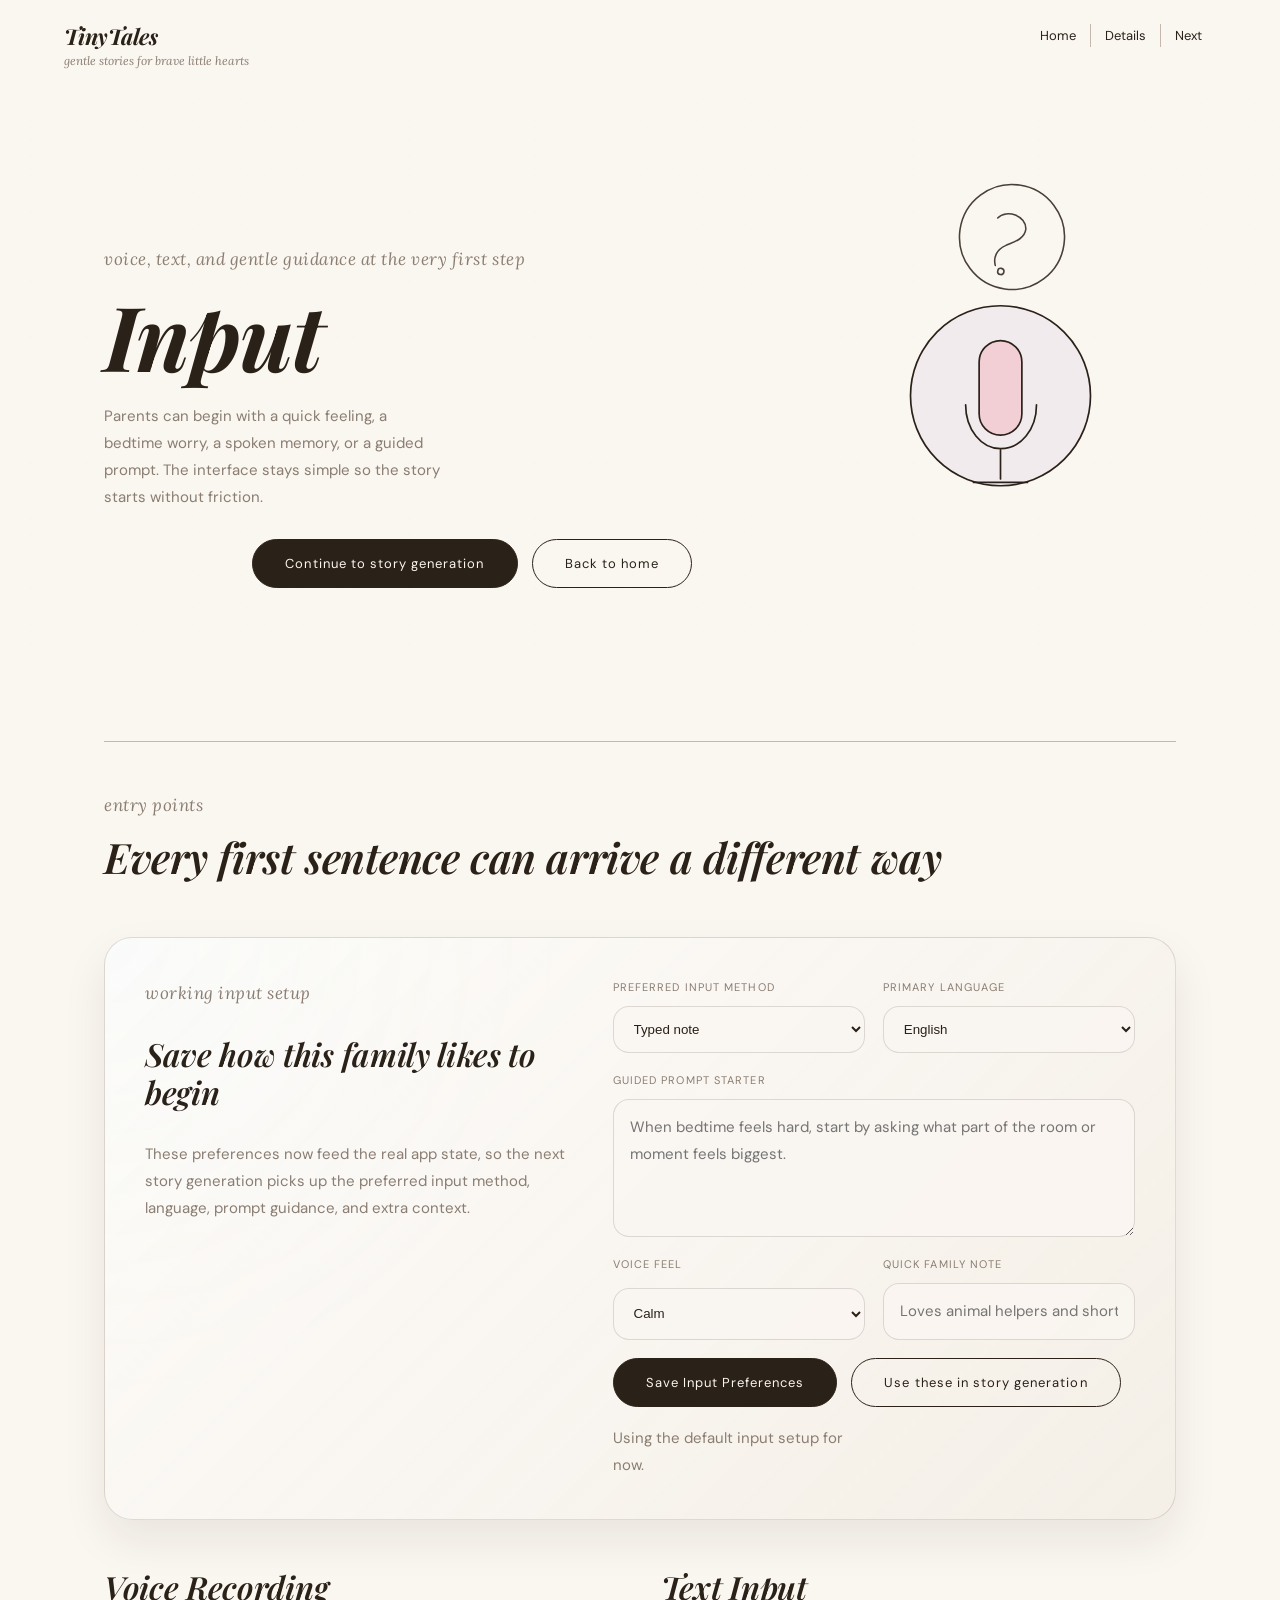
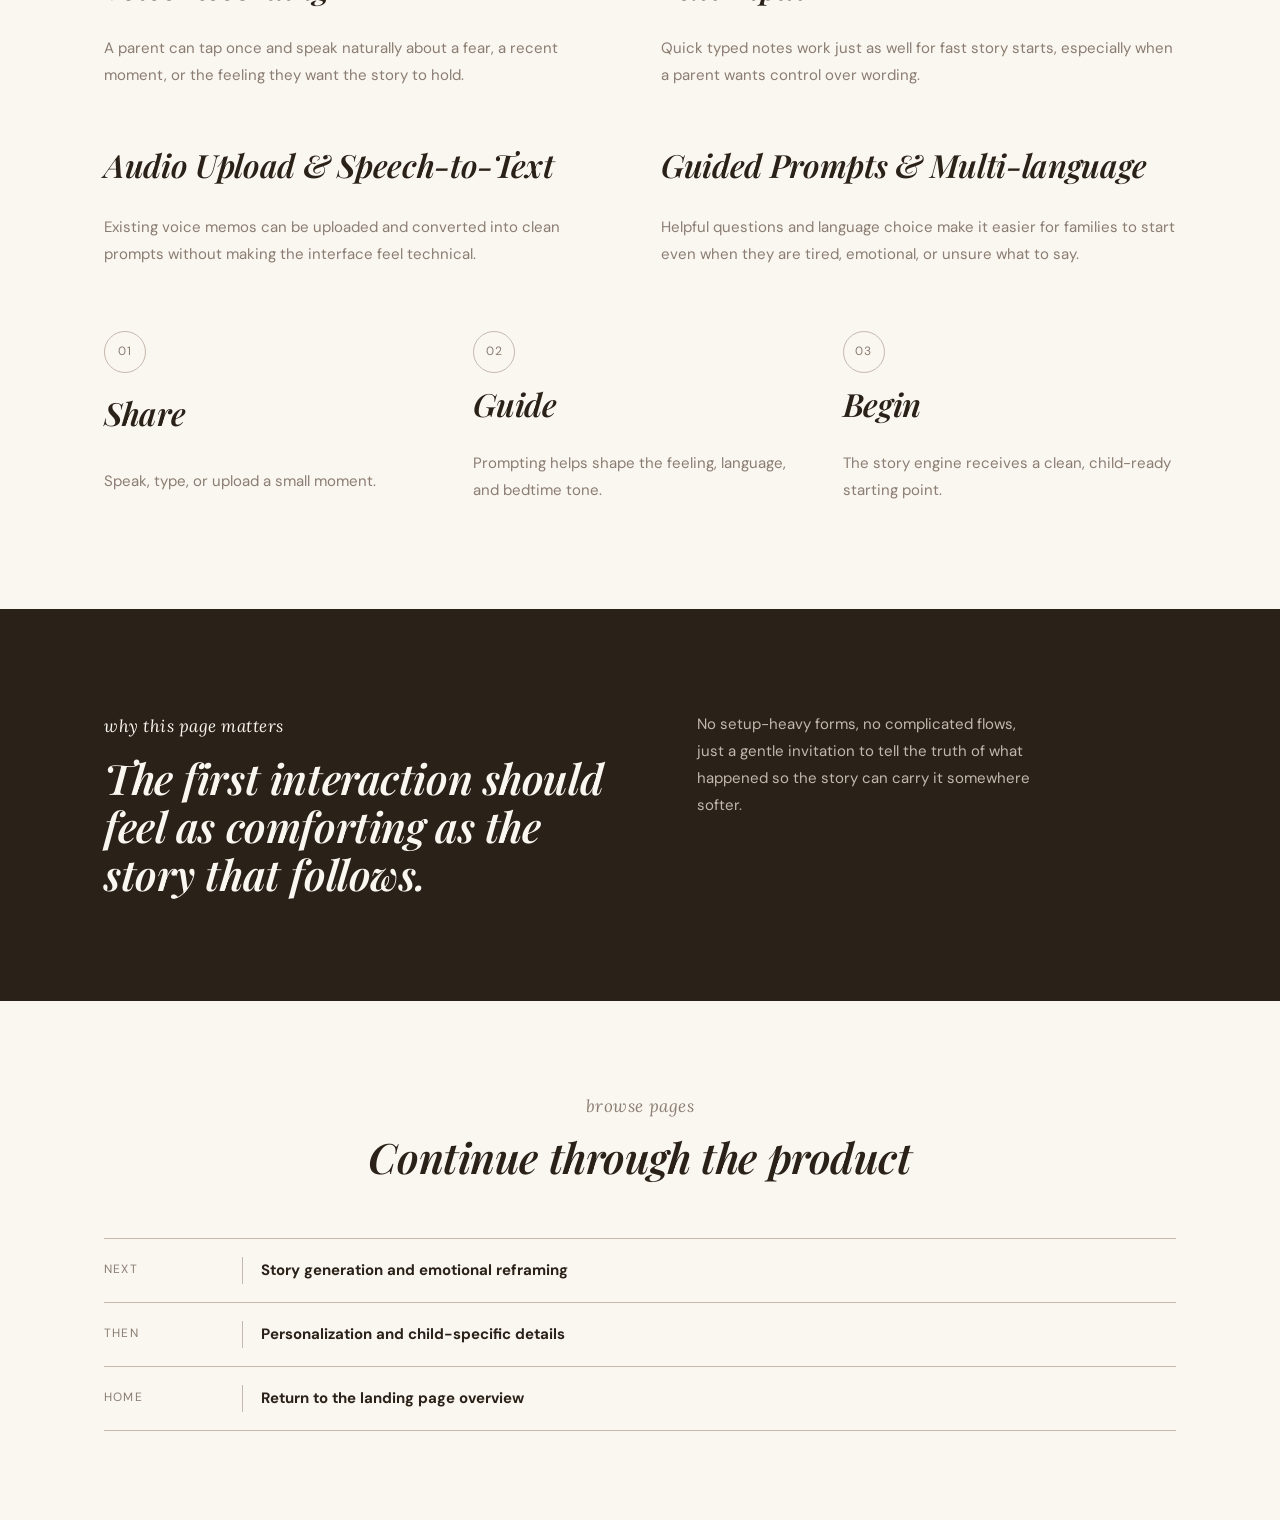
<file: frontend/input.html>
<!DOCTYPE html>
<html lang="en">
<head>
  <meta charset="UTF-8">
  <meta name="viewport" content="width=device-width, initial-scale=1.0">
  <title>TinyTales | Input</title>
  <link rel="preconnect" href="https://fonts.googleapis.com">
  <link rel="preconnect" href="https://fonts.gstatic.com" crossorigin>
  <link href="https://fonts.googleapis.com/css2?family=Playfair+Display:ital,wght@0,600;0,700;1,400;1,600;1,700&family=Lora:ital,wght@1,400;1,600&family=DM+Sans:wght@400;500&display=swap" rel="stylesheet">
  <link rel="stylesheet" href="styles.css">
</head>
<body>
  <div class="site-shell">
    <header class="site-header">
      <a class="brand" href="index.html">
        <span class="brand-mark">TinyTales</span>
        <span class="brand-note">gentle stories for brave little hearts</span>
      </a>
      <nav class="site-nav" aria-label="Primary">
        <a href="index.html">Home</a>
        <a href="#details">Details</a>
        <a href="generation.html">Next</a>
      </nav>
    </header>

    <main>
      <section class="subpage-hero">
        <div class="grain-overlay" aria-hidden="true"></div>
        <svg class="float-object orb orb-one" viewBox="0 0 120 120" aria-hidden="true">
          <circle cx="60" cy="60" r="50"></circle>
          <path d="M44 44c7-10 27-6 28 7 0 10-11 14-17 18-8 5-10 13-7 20"></path>
          <circle cx="54" cy="94" r="3"></circle>
        </svg>
        <div class="page-width subpage-inner">
          <div class="subpage-copy">
            <p class="eyebrow">voice, text, and gentle guidance at the very first step</p>
            <h1>Input</h1>
            <p class="hero-tagline">Parents can begin with a quick feeling, a bedtime worry, a spoken memory, or a guided prompt. The interface stays simple so the story starts without friction.</p>
            <div class="hero-actions">
              <a class="button button-primary" href="generation.html">Continue to story generation</a>
              <a class="button button-secondary" href="index.html">Back to home</a>
            </div>
          </div>
          <div class="mini-illustration">
            <svg viewBox="0 0 320 320" role="img" aria-label="A dreamy microphone bubble illustration">
              <circle cx="164" cy="142" r="80" fill="rgba(217, 200, 232, 0.24)" stroke="#2A2118" stroke-width="1.5"></circle>
              <rect x="145" y="93" width="38" height="84" rx="19" fill="rgba(242, 196, 206, 0.78)" stroke="#2A2118" stroke-width="1.5"></rect>
              <path d="M133 150c0 22 14 39 31 39 18 0 32-17 32-39" fill="none" stroke="#2A2118" stroke-width="1.5" stroke-linecap="round"></path>
              <path d="M164 190v26" fill="none" stroke="#2A2118" stroke-width="1.5" stroke-linecap="round"></path>
              <path d="M140 219h48" fill="none" stroke="#2A2118" stroke-width="1.5" stroke-linecap="round"></path>
            </svg>
          </div>
        </div>
      </section>

      <section class="detail-section page-width" id="details">
        <div class="section-rule" aria-hidden="true"></div>
        <div class="section-heading">
          <p class="eyebrow">entry points</p>
          <h2>Every first sentence can arrive a different way</h2>
        </div>
        <div class="story-generator-panel">
          <div class="story-generator-copy">
            <p class="eyebrow">working input setup</p>
            <h3>Save how this family likes to begin</h3>
            <p>These preferences now feed the real app state, so the next story generation picks up the preferred input method, language, prompt guidance, and extra context.</p>
          </div>
          <form class="story-generator-form" id="input-preferences-form">
            <label>
              <span>Preferred input method</span>
              <select name="input_method">
                <option value="text">Typed note</option>
                <option value="voice">Live voice note</option>
                <option value="upload">Uploaded audio memo</option>
                <option value="guided">Guided prompt flow</option>
              </select>
            </label>
            <label>
              <span>Primary language</span>
              <select name="language">
                <option value="English">English</option>
                <option value="Hindi">Hindi</option>
                <option value="Kannada">Kannada</option>
                <option value="Bilingual">Bilingual</option>
                <option value="Spanish">Spanish</option>
              </select>
            </label>
            <label class="story-generator-field-full">
              <span>Guided prompt starter</span>
              <textarea name="guided_prompt" rows="4" placeholder="When bedtime feels hard, start by asking what part of the room or moment feels biggest."></textarea>
            </label>
            <label>
              <span>Voice feel</span>
              <select name="voice_style">
                <option value="calm">Calm</option>
                <option value="playful">Playful</option>
                <option value="steady">Steady</option>
                <option value="sleepy">Sleepy</option>
              </select>
            </label>
            <label>
              <span>Quick family note</span>
              <input name="notes" type="text" maxlength="140" placeholder="Loves animal helpers and short sentences.">
            </label>
            <div class="story-generator-actions story-generator-field-full">
              <button class="button button-primary" type="submit">Save Input Preferences</button>
              <a class="button button-secondary" href="generation.html">Use these in story generation</a>
            </div>
            <p class="story-generator-status" id="input-preferences-status" aria-live="polite"></p>
          </form>
        </div>
        <div class="detail-grid">
          <article class="detail-card">
            <h3>Voice Recording</h3>
            <p>A parent can tap once and speak naturally about a fear, a recent moment, or the feeling they want the story to hold.</p>
          </article>
          <article class="detail-card">
            <h3>Text Input</h3>
            <p>Quick typed notes work just as well for fast story starts, especially when a parent wants control over wording.</p>
          </article>
          <article class="detail-card">
            <h3>Audio Upload & Speech-to-Text</h3>
            <p>Existing voice memos can be uploaded and converted into clean prompts without making the interface feel technical.</p>
          </article>
          <article class="detail-card">
            <h3>Guided Prompts & Multi-language</h3>
            <p>Helpful questions and language choice make it easier for families to start even when they are tired, emotional, or unsure what to say.</p>
          </article>
        </div>

        <div class="story-flow">
          <article class="flow-step">
            <span class="step-index">01</span>
            <h3>Share</h3>
            <p>Speak, type, or upload a small moment.</p>
          </article>
          <article class="flow-step">
            <span class="step-index">02</span>
            <h3>Guide</h3>
            <p>Prompting helps shape the feeling, language, and bedtime tone.</p>
          </article>
          <article class="flow-step">
            <span class="step-index">03</span>
            <h3>Begin</h3>
            <p>The story engine receives a clean, child-ready starting point.</p>
          </article>
        </div>
      </section>

      <section class="quote-band">
        <div class="page-width quote-layout">
          <div>
            <p class="eyebrow eyebrow-invert">why this page matters</p>
            <h2>The first interaction should feel as comforting as the story that follows.</h2>
          </div>
          <div class="quote-copy">
            <p>No setup-heavy forms, no complicated flows, just a gentle invitation to tell the truth of what happened so the story can carry it somewhere softer.</p>
          </div>
        </div>
      </section>

      <section class="contact page-width">
        <div class="section-heading section-heading-centered">
          <p class="eyebrow">browse pages</p>
          <h2>Continue through the product</h2>
        </div>
        <div class="page-links">
          <a class="page-link-row" href="generation.html"><span>Next</span><span aria-hidden="true"></span><strong>Story generation and emotional reframing</strong></a>
          <a class="page-link-row" href="personalization.html"><span>Then</span><span aria-hidden="true"></span><strong>Personalization and child-specific details</strong></a>
          <a class="page-link-row" href="index.html"><span>Home</span><span aria-hidden="true"></span><strong>Return to the landing page overview</strong></a>
        </div>
      </section>
    </main>
  </div>
  <script src="api-config.js" defer></script>
  <script src="app.js" defer></script>
  <script src="story-integration.js" defer></script>
</body>
</html>
</file>
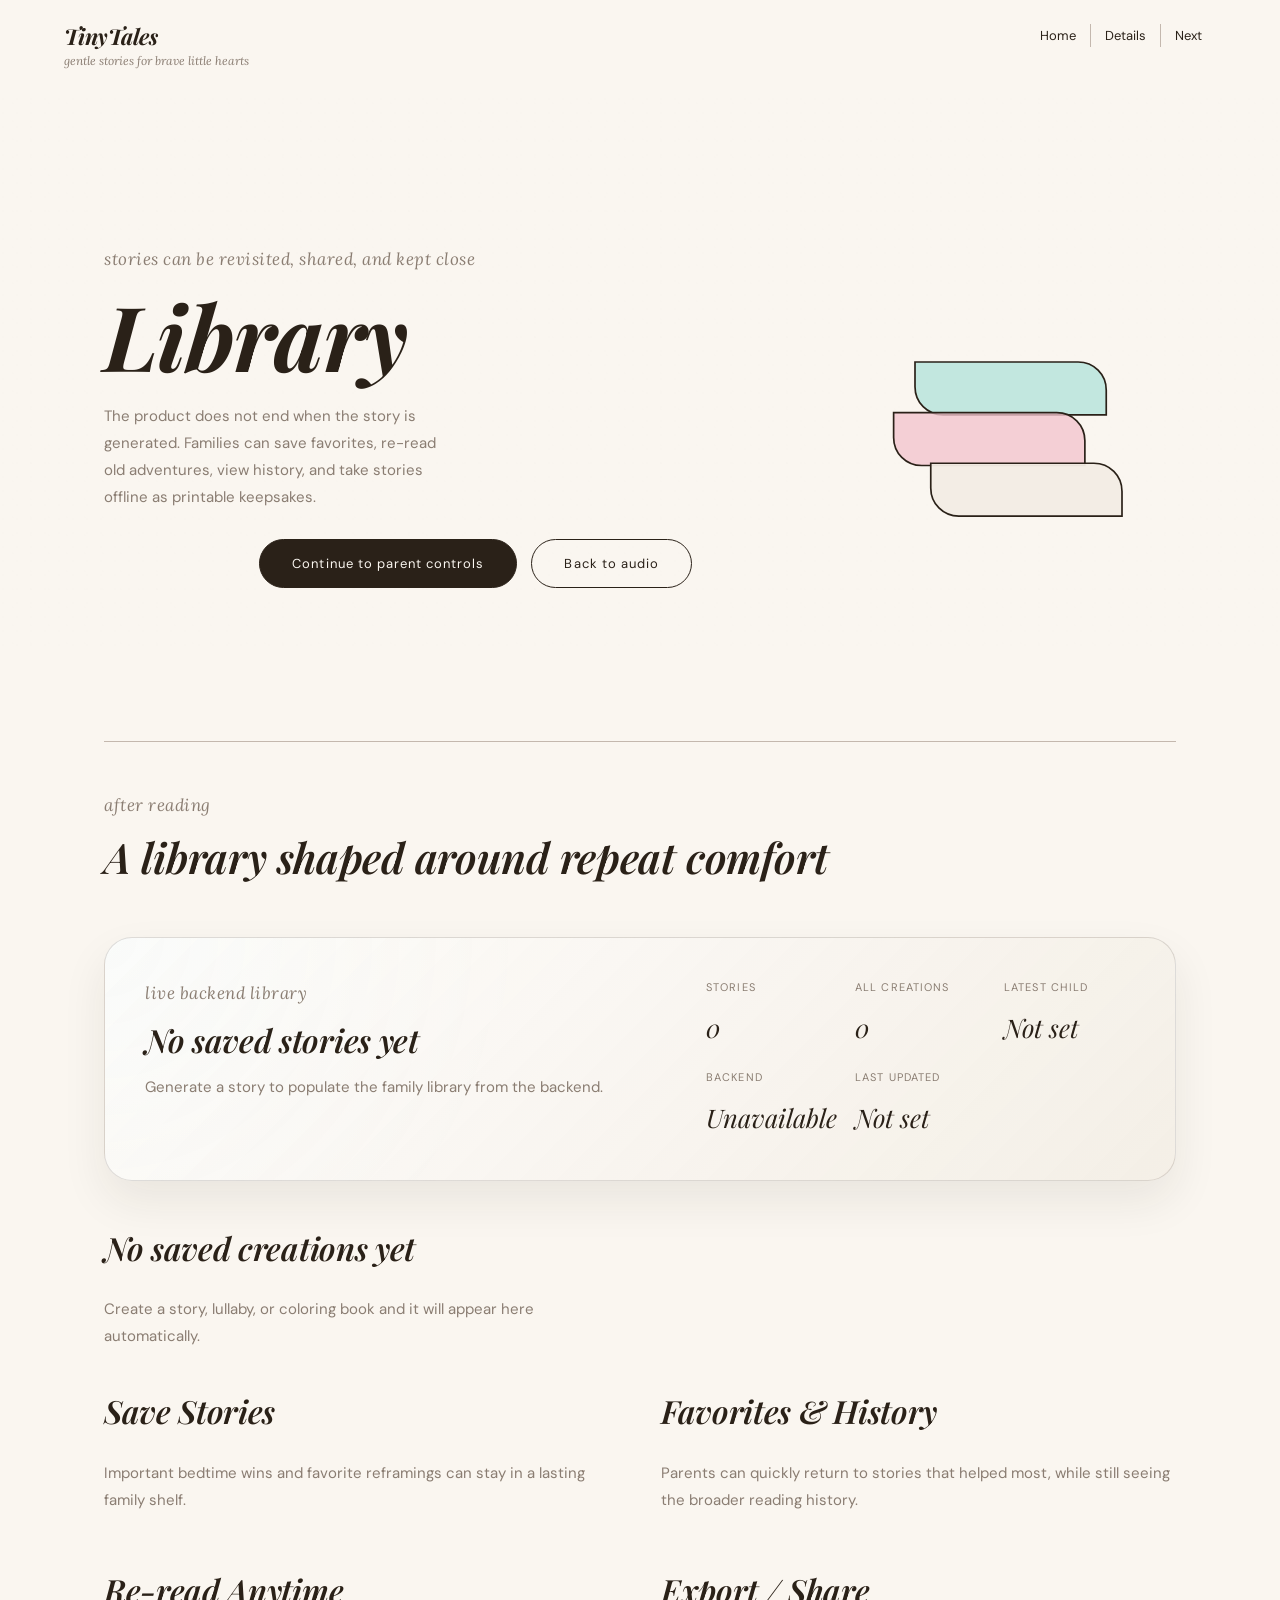
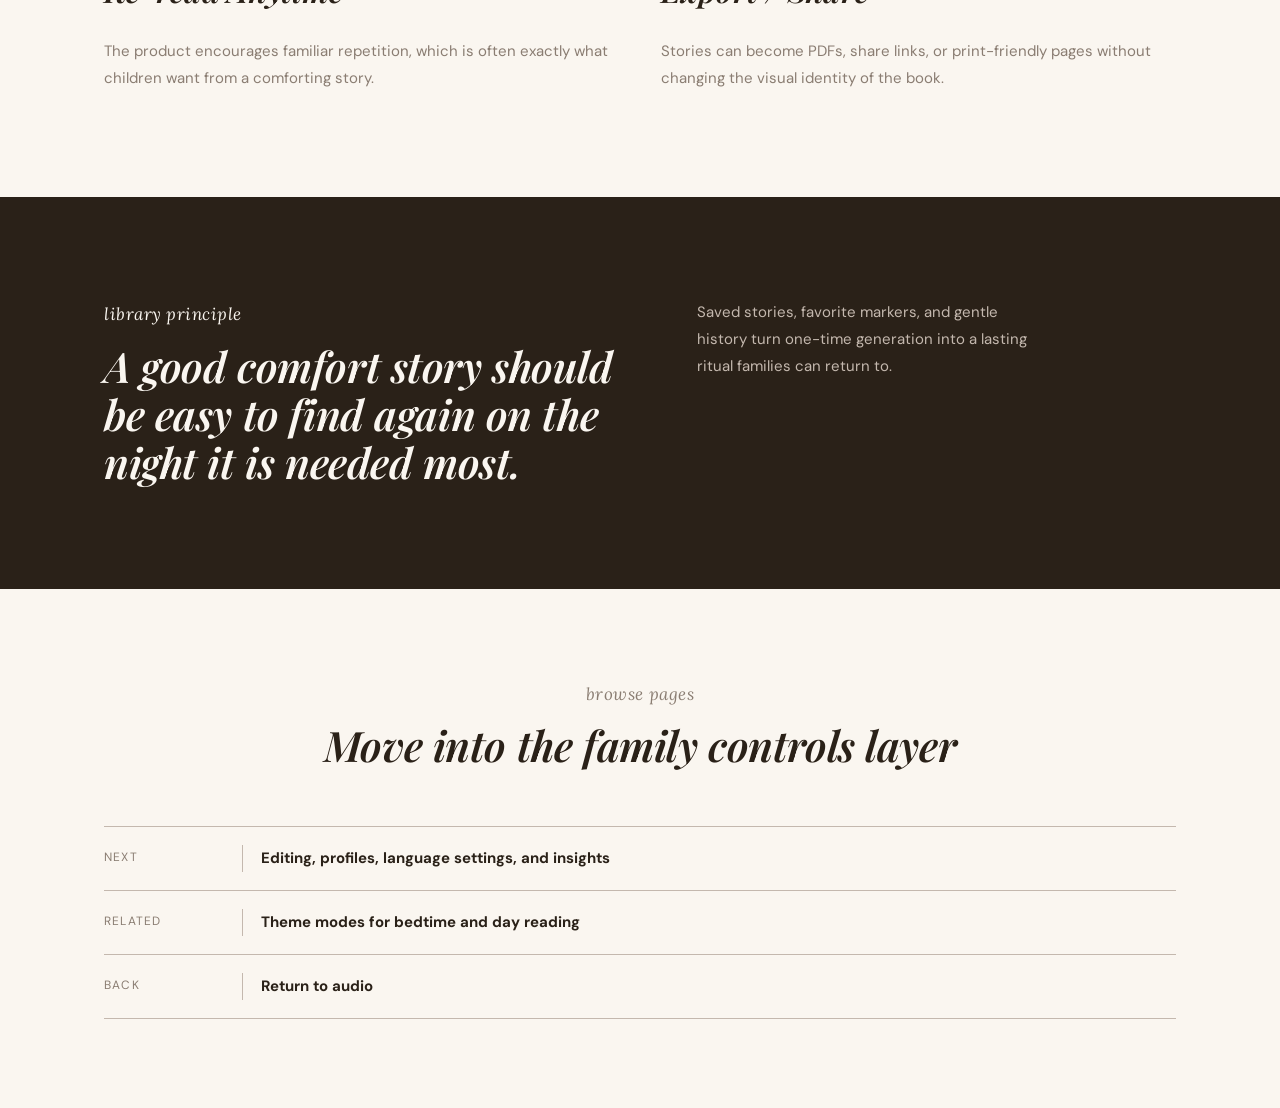
<file: frontend/library.html>
<!DOCTYPE html>
<html lang="en">
<head>
  <meta charset="UTF-8">
  <meta name="viewport" content="width=device-width, initial-scale=1.0">
  <title>TinyTales | Library</title>
  <link rel="preconnect" href="https://fonts.googleapis.com">
  <link rel="preconnect" href="https://fonts.gstatic.com" crossorigin>
  <link href="https://fonts.googleapis.com/css2?family=Playfair+Display:ital,wght@0,600;0,700;1,400;1,600;1,700&family=Lora:ital,wght@1,400;1,600&family=DM+Sans:wght@400;500&display=swap" rel="stylesheet">
  <link rel="stylesheet" href="styles.css">
</head>
<body>
  <div class="site-shell">
    <header class="site-header">
      <a class="brand" href="index.html">
        <span class="brand-mark">TinyTales</span>
        <span class="brand-note">gentle stories for brave little hearts</span>
      </a>
      <nav class="site-nav" aria-label="Primary">
        <a href="index.html">Home</a>
        <a href="#details">Details</a>
        <a href="parent-controls.html">Next</a>
      </nav>
    </header>

    <main>
      <section class="subpage-hero">
        <div class="grain-overlay" aria-hidden="true"></div>
        <div class="page-width subpage-inner">
          <div class="subpage-copy">
            <p class="eyebrow">stories can be revisited, shared, and kept close</p>
            <h1>Library</h1>
            <p class="hero-tagline">The product does not end when the story is generated. Families can save favorites, re-read old adventures, view history, and take stories offline as printable keepsakes.</p>
            <div class="hero-actions">
              <a class="button button-primary" href="parent-controls.html">Continue to parent controls</a>
              <a class="button button-secondary" href="audio.html">Back to audio</a>
            </div>
          </div>
          <div class="mini-illustration">
            <svg viewBox="0 0 320 320" role="img" aria-label="A small stack of books illustration">
              <path d="M88 112h145c14 0 25 11 25 25v22H113c-14 0-25-11-25-25z" fill="rgba(184, 228, 220, 0.85)" stroke="#2A2118" stroke-width="1.5"></path>
              <path d="M69 157h145c14 0 25 11 25 25v22H94c-14 0-25-11-25-25z" fill="rgba(242, 196, 206, 0.78)" stroke="#2A2118" stroke-width="1.5"></path>
              <path d="M102 202h145c14 0 25 11 25 25v22H127c-14 0-25-11-25-25z" fill="rgba(243, 237, 228, 0.95)" stroke="#2A2118" stroke-width="1.5"></path>
            </svg>
          </div>
        </div>
      </section>

      <section class="detail-section page-width" id="details">
        <div class="section-rule" aria-hidden="true"></div>
        <div class="section-heading">
          <p class="eyebrow">after reading</p>
          <h2>A library shaped around repeat comfort</h2>
        </div>
        <section class="storybook-summary" id="library-summary" aria-live="polite">
          <div>
            <p class="eyebrow">live backend library</p>
            <h3 id="library-current-title">Loading story library...</h3>
            <p class="storybook-summary-copy" id="library-current-copy">The latest saved backend stories will appear here automatically.</p>
          </div>
          <dl class="storybook-meta">
            <div>
              <dt>Stories</dt>
              <dd id="library-story-count">0</dd>
            </div>
            <div>
              <dt>All Creations</dt>
              <dd id="library-total-count">0</dd>
            </div>
            <div>
              <dt>Latest Child</dt>
              <dd id="library-latest-child">Not set</dd>
            </div>
            <div>
              <dt>Backend</dt>
              <dd id="library-backend-status">Checking...</dd>
            </div>
            <div>
              <dt>Last Updated</dt>
              <dd id="library-last-updated">Not set</dd>
            </div>
          </dl>
        </section>
        <div class="detail-grid" id="library-story-list" aria-live="polite"></div>
        <p class="story-generator-status" id="library-action-status" aria-live="polite"></p>
        <div class="detail-grid">
          <article class="detail-card">
            <h3>Save Stories</h3>
            <p>Important bedtime wins and favorite reframings can stay in a lasting family shelf.</p>
          </article>
          <article class="detail-card">
            <h3>Favorites & History</h3>
            <p>Parents can quickly return to stories that helped most, while still seeing the broader reading history.</p>
          </article>
          <article class="detail-card">
            <h3>Re-read Anytime</h3>
            <p>The product encourages familiar repetition, which is often exactly what children want from a comforting story.</p>
          </article>
          <article class="detail-card">
            <h3>Export / Share</h3>
            <p>Stories can become PDFs, share links, or print-friendly pages without changing the visual identity of the book.</p>
          </article>
        </div>
      </section>

      <section class="quote-band">
        <div class="page-width quote-layout">
          <div>
            <p class="eyebrow eyebrow-invert">library principle</p>
            <h2>A good comfort story should be easy to find again on the night it is needed most.</h2>
          </div>
          <div class="quote-copy">
            <p>Saved stories, favorite markers, and gentle history turn one-time generation into a lasting ritual families can return to.</p>
          </div>
        </div>
      </section>

      <section class="contact page-width">
        <div class="section-heading section-heading-centered">
          <p class="eyebrow">browse pages</p>
          <h2>Move into the family controls layer</h2>
        </div>
        <div class="page-links">
          <a class="page-link-row" href="parent-controls.html"><span>Next</span><span aria-hidden="true"></span><strong>Editing, profiles, language settings, and insights</strong></a>
          <a class="page-link-row" href="experience.html"><span>Related</span><span aria-hidden="true"></span><strong>Theme modes for bedtime and day reading</strong></a>
          <a class="page-link-row" href="audio.html"><span>Back</span><span aria-hidden="true"></span><strong>Return to audio</strong></a>
        </div>
      </section>
    </main>
  </div>
  <script src="api-config.js" defer></script>
  <script src="app.js" defer></script>
  <script src="story-integration.js" defer></script>
</body>
</html>
</file>
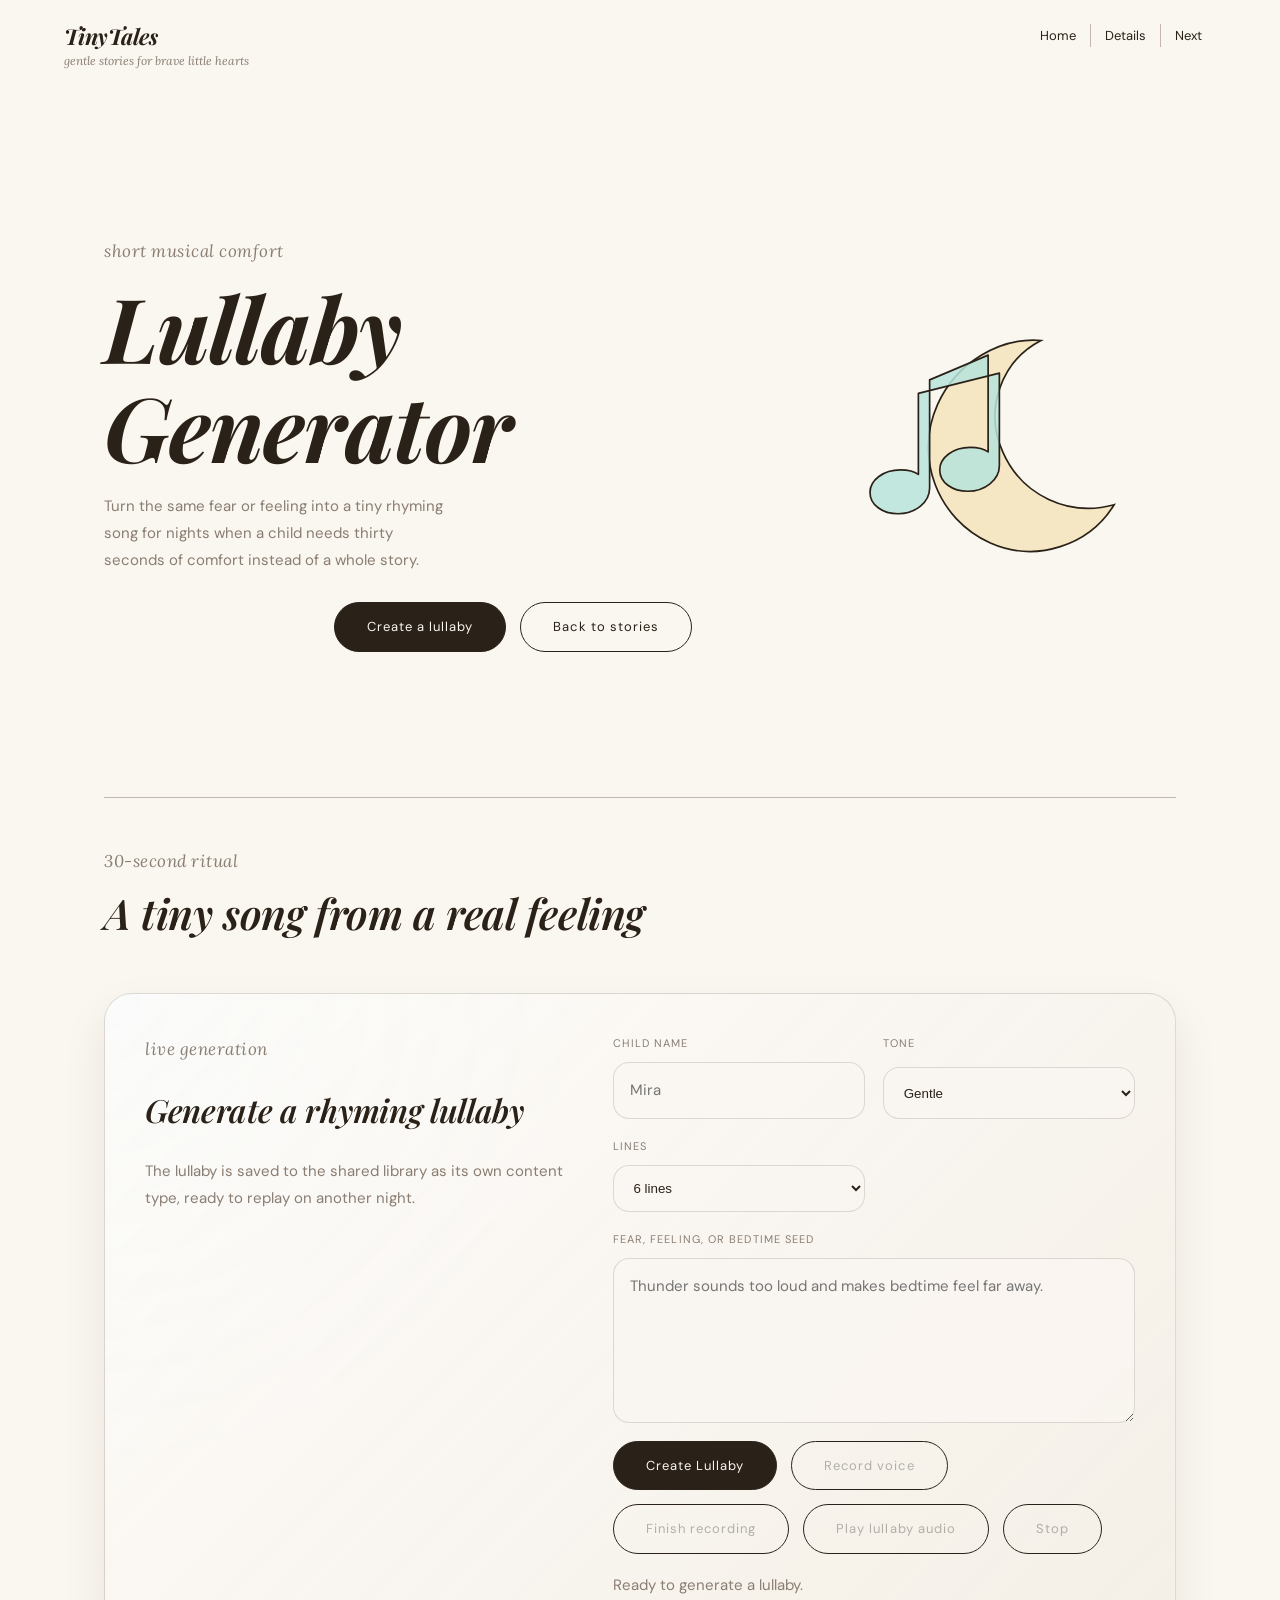
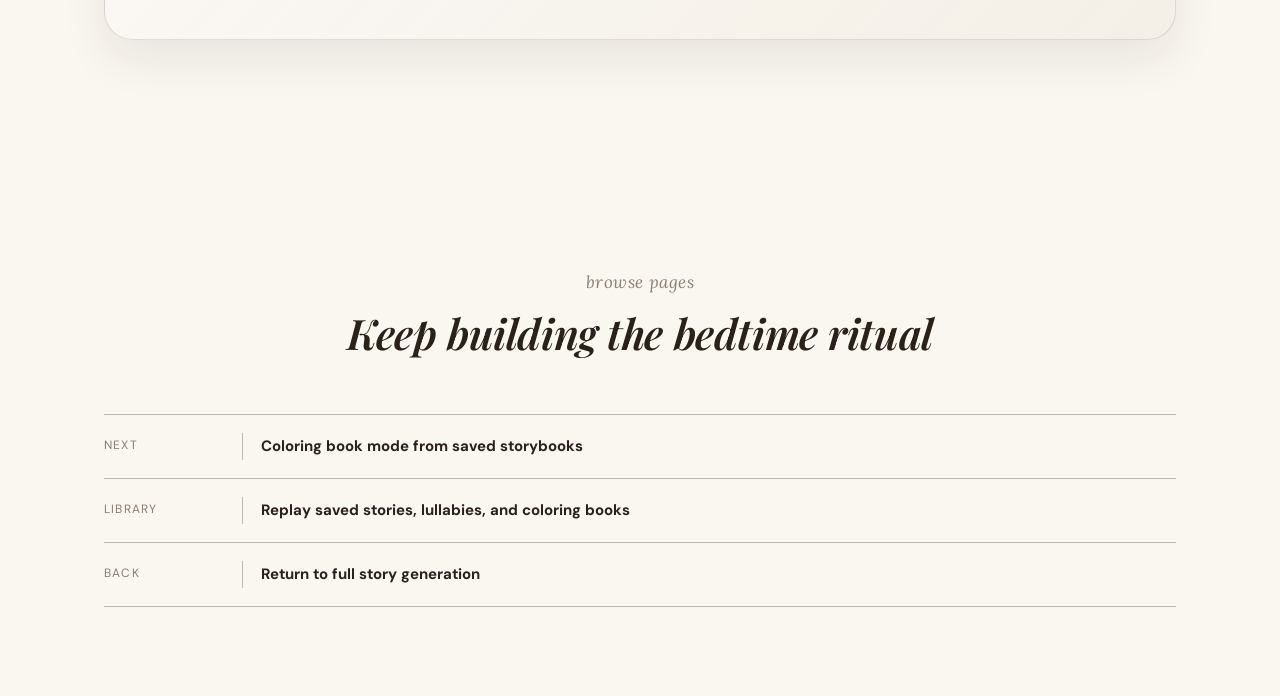
<file: frontend/lullaby.html>
<!DOCTYPE html>
<html lang="en">
<head>
  <meta charset="UTF-8">
  <meta name="viewport" content="width=device-width, initial-scale=1.0">
  <title>TinyTales | Lullaby Generator</title>
  <link rel="preconnect" href="https://fonts.googleapis.com">
  <link rel="preconnect" href="https://fonts.gstatic.com" crossorigin>
  <link href="https://fonts.googleapis.com/css2?family=Playfair+Display:ital,wght@0,600;0,700;1,400;1,600;1,700&family=Lora:ital,wght@1,400;1,600&family=DM+Sans:wght@400;500&display=swap" rel="stylesheet">
  <link rel="stylesheet" href="styles.css">
</head>
<body>
  <div class="site-shell">
    <header class="site-header">
      <a class="brand" href="index.html">
        <span class="brand-mark">TinyTales</span>
        <span class="brand-note">gentle stories for brave little hearts</span>
      </a>
      <nav class="site-nav" aria-label="Primary">
        <a href="index.html">Home</a>
        <a href="#details">Details</a>
        <a href="coloring.html">Next</a>
      </nav>
    </header>

    <main>
      <section class="subpage-hero">
        <div class="grain-overlay" aria-hidden="true"></div>
        <div class="page-width subpage-inner">
          <div class="subpage-copy">
            <p class="eyebrow">short musical comfort</p>
            <h1>Lullaby Generator</h1>
            <p class="hero-tagline">Turn the same fear or feeling into a tiny rhyming song for nights when a child needs thirty seconds of comfort instead of a whole story.</p>
            <div class="hero-actions">
              <a class="button button-primary" href="#details">Create a lullaby</a>
              <a class="button button-secondary" href="generation.html">Back to stories</a>
            </div>
          </div>
          <div class="mini-illustration">
            <svg viewBox="0 0 320 320" role="img" aria-label="A moon and musical notes illustration">
              <path d="M200 68c-35 18-51 61-34 99 17 39 59 58 99 47-22 36-69 52-110 34-47-21-68-76-47-123 17-38 56-60 92-57z" fill="rgba(245, 230, 192, 0.95)" stroke="#2A2118" stroke-width="1.5"></path>
              <path d="M101 103v96c0 13-13 23-28 23-14 0-25-8-25-19s12-20 27-20c6 0 12 1 16 4v-72l72-18v82c0 13-13 23-28 23-14 0-25-8-25-19s12-20 27-20c6 0 12 1 16 4v-86z" fill="rgba(184, 228, 220, 0.85)" stroke="#2A2118" stroke-width="1.5" stroke-linejoin="round"></path>
            </svg>
          </div>
        </div>
      </section>

      <section class="detail-section page-width" id="details">
        <div class="section-rule" aria-hidden="true"></div>
        <div class="section-heading">
          <p class="eyebrow">30-second ritual</p>
          <h2>A tiny song from a real feeling</h2>
        </div>
        <div class="story-generator-panel">
          <div class="story-generator-copy">
            <p class="eyebrow">live generation</p>
            <h3>Generate a rhyming lullaby</h3>
            <p>The lullaby is saved to the shared library as its own content type, ready to replay on another night.</p>
          </div>
          <form class="story-generator-form" id="lullaby-generator-form">
            <input type="hidden" name="language" value="English">
            <label>
              <span>Child name</span>
              <input name="child_name" type="text" maxlength="60" placeholder="Mira">
            </label>
            <label>
              <span>Tone</span>
              <select name="tone">
                <option value="gentle">Gentle</option>
                <option value="cozy">Cozy</option>
                <option value="hopeful">Hopeful</option>
              </select>
            </label>
            <label>
              <span>Lines</span>
              <select name="line_count">
                <option value="4">4 lines</option>
                <option value="6" selected>6 lines</option>
                <option value="8">8 lines</option>
              </select>
            </label>
            <label class="story-generator-field-full">
              <span>Fear, feeling, or bedtime seed</span>
              <textarea name="prompt" rows="5" placeholder="Thunder sounds too loud and makes bedtime feel far away." required></textarea>
            </label>
            <div class="story-generator-actions story-generator-field-full">
              <button class="button button-primary" type="submit">Create Lullaby</button>
              <button class="button button-secondary" id="lullaby-record-button" type="button" disabled>Record voice</button>
              <button class="button button-secondary" id="lullaby-record-stop-button" type="button" disabled>Finish recording</button>
              <button class="button button-secondary" id="lullaby-play-button" type="button" disabled>Play lullaby audio</button>
              <button class="button button-secondary" id="lullaby-stop-button" type="button" disabled>Stop</button>
            </div>
            <p class="story-generator-status" id="lullaby-generator-status" aria-live="polite">Ready to generate a lullaby.</p>
          </form>
        </div>
        <div id="lullaby-output" aria-live="polite"></div>
      </section>

      <section class="contact page-width">
        <div class="section-heading section-heading-centered">
          <p class="eyebrow">browse pages</p>
          <h2>Keep building the bedtime ritual</h2>
        </div>
        <div class="page-links">
          <a class="page-link-row" href="coloring.html"><span>Next</span><span aria-hidden="true"></span><strong>Coloring book mode from saved storybooks</strong></a>
          <a class="page-link-row" href="library.html"><span>Library</span><span aria-hidden="true"></span><strong>Replay saved stories, lullabies, and coloring books</strong></a>
          <a class="page-link-row" href="generation.html"><span>Back</span><span aria-hidden="true"></span><strong>Return to full story generation</strong></a>
        </div>
      </section>
    </main>
  </div>
  <script src="api-config.js" defer></script>
  <script src="app.js" defer></script>
  <script src="story-integration.js" defer></script>
</body>
</html>
</file>
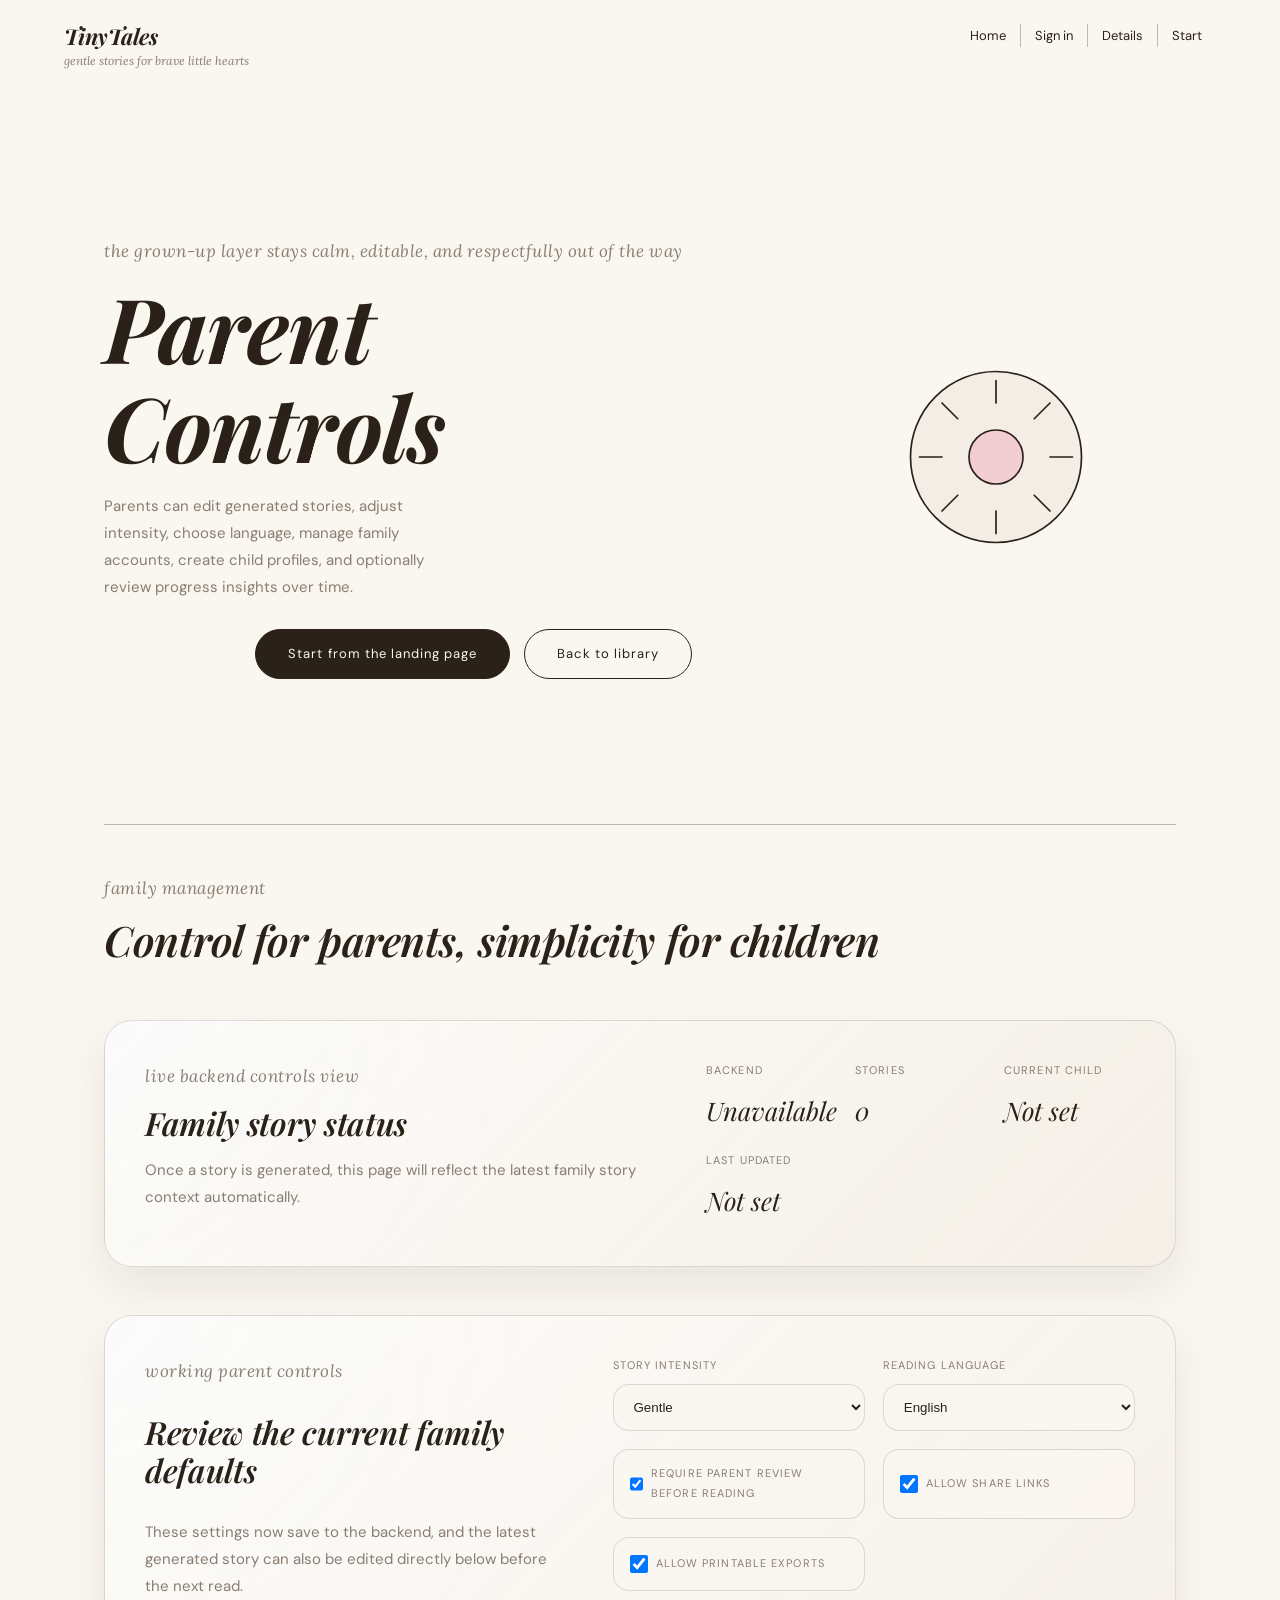
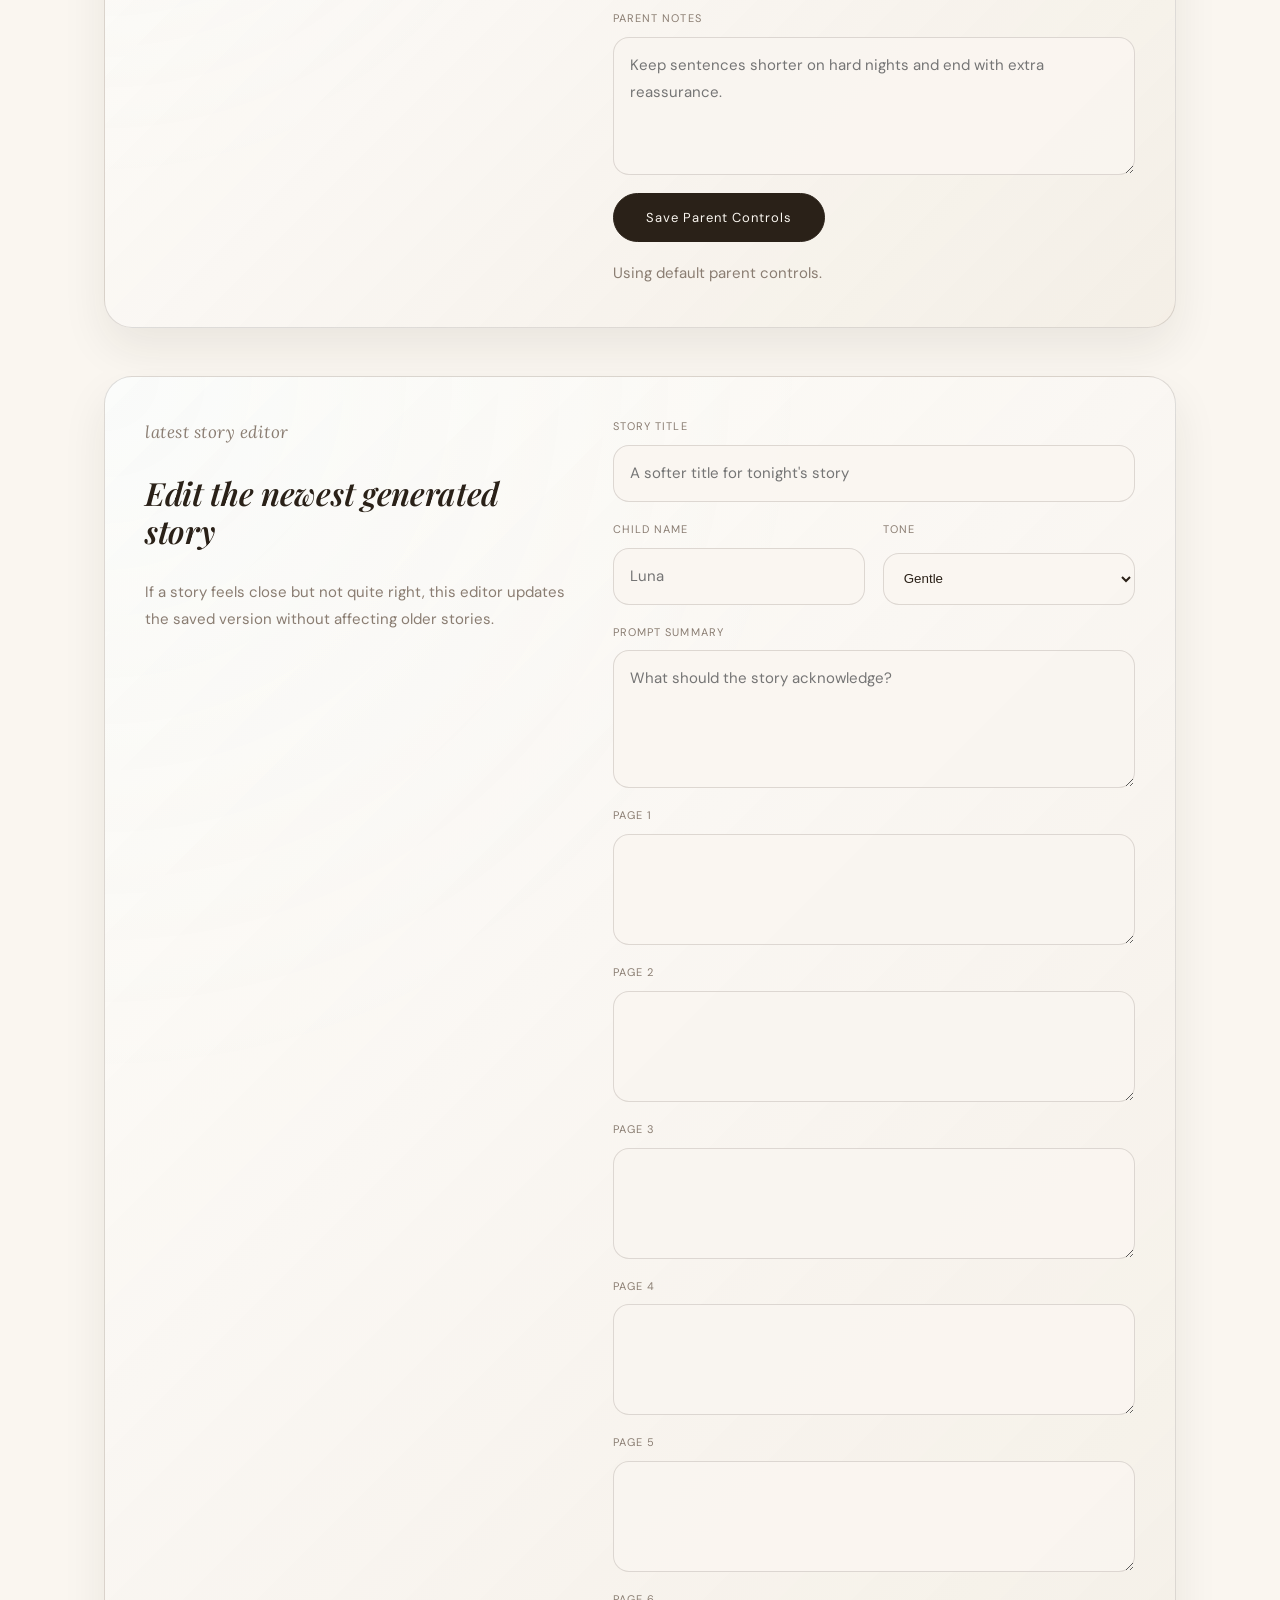
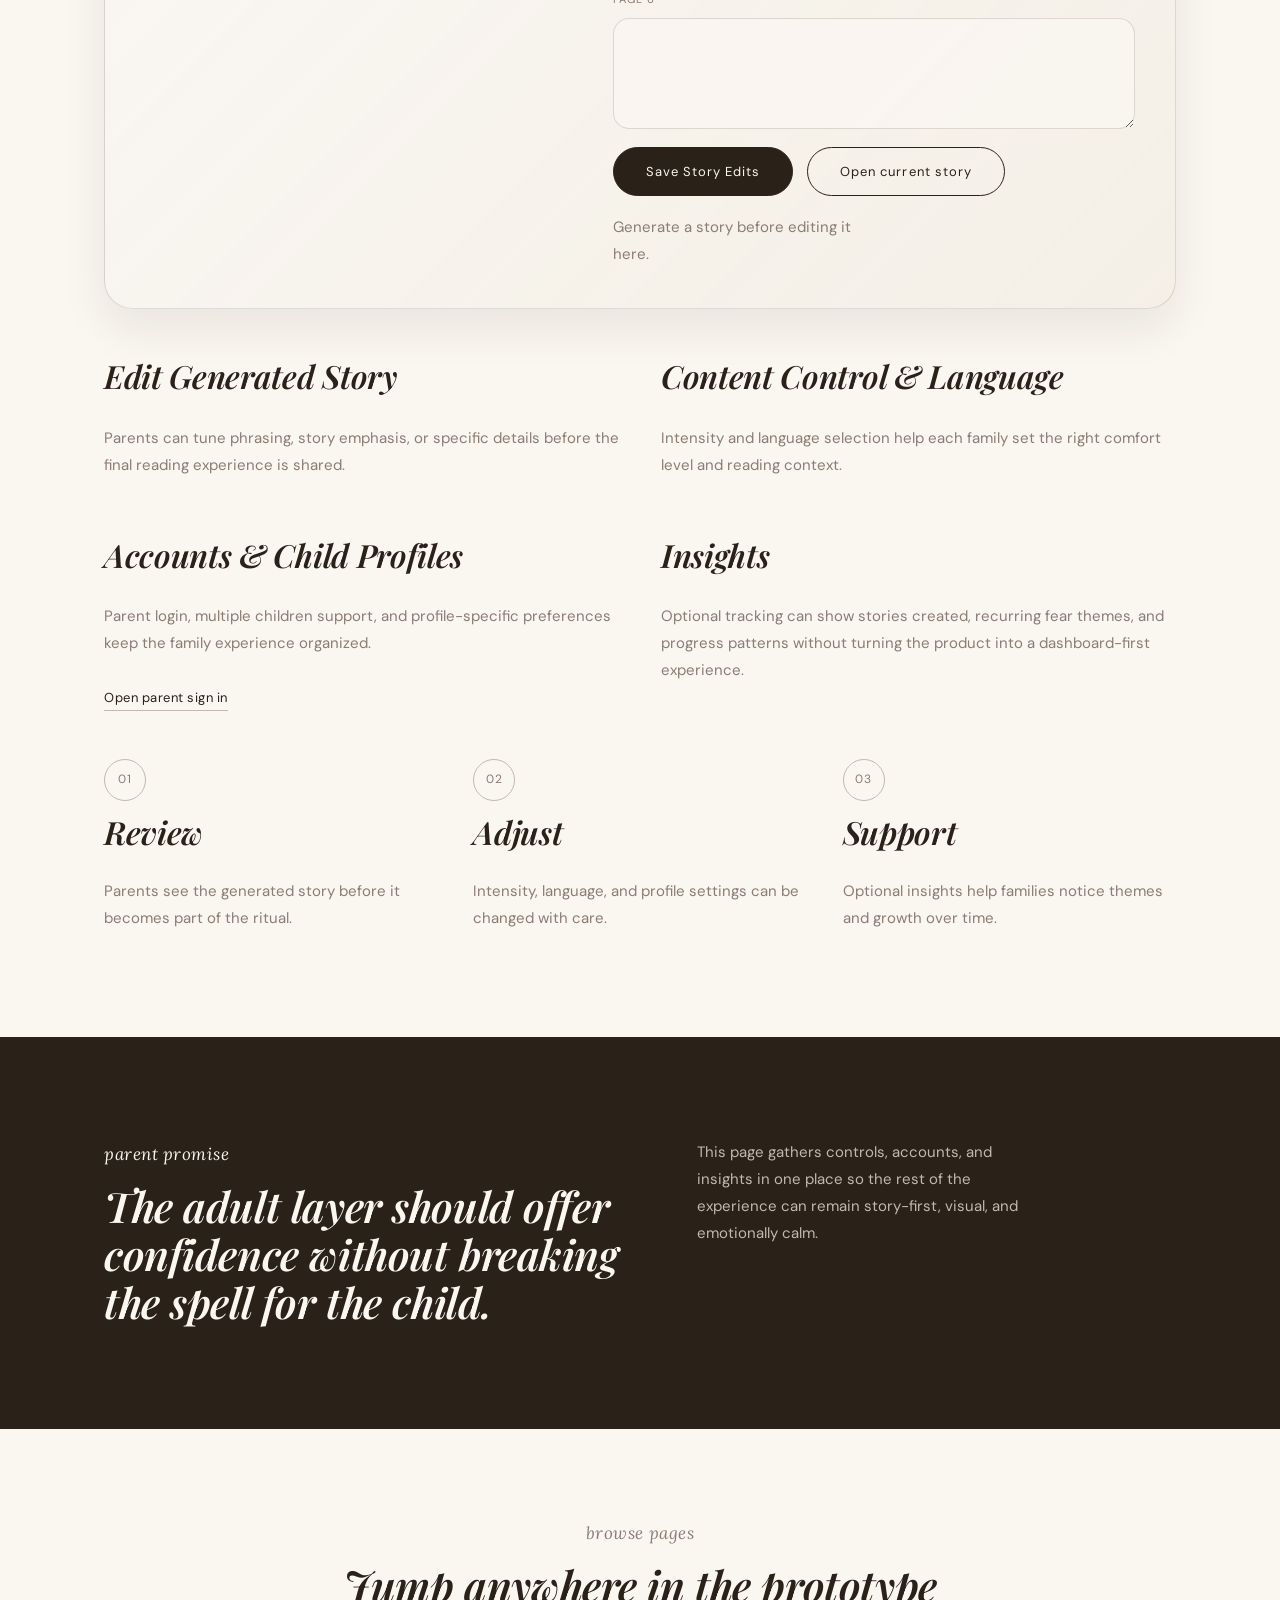
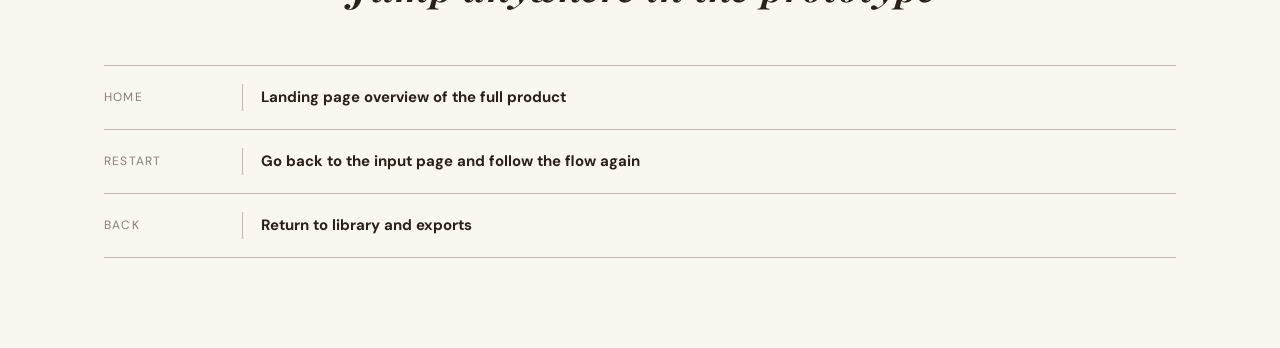
<file: frontend/parent-controls.html>
<!DOCTYPE html>
<html lang="en">
<head>
  <meta charset="UTF-8">
  <meta name="viewport" content="width=device-width, initial-scale=1.0">
  <title>TinyTales | Parent Controls</title>
  <link rel="preconnect" href="https://fonts.googleapis.com">
  <link rel="preconnect" href="https://fonts.gstatic.com" crossorigin>
  <link href="https://fonts.googleapis.com/css2?family=Playfair+Display:ital,wght@0,600;0,700;1,400;1,600;1,700&family=Lora:ital,wght@1,400;1,600&family=DM+Sans:wght@400;500&display=swap" rel="stylesheet">
  <link rel="stylesheet" href="styles.css">
</head>
<body>
  <div class="site-shell">
    <header class="site-header">
      <a class="brand" href="index.html">
        <span class="brand-mark">TinyTales</span>
        <span class="brand-note">gentle stories for brave little hearts</span>
      </a>
      <nav class="site-nav" aria-label="Primary">
        <a href="index.html">Home</a>
        <a href="auth.html">Sign in</a>
        <a href="#details">Details</a>
        <a href="index.html#contact">Start</a>
      </nav>
    </header>

    <main>
      <section class="subpage-hero">
        <div class="grain-overlay" aria-hidden="true"></div>
        <div class="page-width subpage-inner">
          <div class="subpage-copy">
            <p class="eyebrow">the grown-up layer stays calm, editable, and respectfully out of the way</p>
            <h1>Parent Controls</h1>
            <p class="hero-tagline">Parents can edit generated stories, adjust intensity, choose language, manage family accounts, create child profiles, and optionally review progress insights over time.</p>
            <div class="hero-actions">
              <a class="button button-primary" href="index.html#contact">Start from the landing page</a>
              <a class="button button-secondary" href="library.html">Back to library</a>
            </div>
          </div>
          <div class="mini-illustration">
            <svg viewBox="0 0 320 320" role="img" aria-label="A parent settings illustration">
              <circle cx="160" cy="160" r="76" fill="rgba(243, 237, 228, 0.95)" stroke="#2A2118" stroke-width="1.5"></circle>
              <circle cx="160" cy="160" r="24" fill="rgba(242, 196, 206, 0.78)" stroke="#2A2118" stroke-width="1.5"></circle>
              <path d="M160 92v20M160 208v20M228 160h-20M112 160H92M208 112l-14 14M126 194l-14 14M208 208l-14-14M126 126l-14-14" fill="none" stroke="#2A2118" stroke-width="1.5" stroke-linecap="round"></path>
            </svg>
          </div>
        </div>
      </section>

      <section class="detail-section page-width" id="details">
        <div class="section-rule" aria-hidden="true"></div>
        <div class="section-heading">
          <p class="eyebrow">family management</p>
          <h2>Control for parents, simplicity for children</h2>
        </div>
        <section class="storybook-summary" id="parent-controls-summary" aria-live="polite">
          <div>
            <p class="eyebrow">live backend controls view</p>
            <h3>Family story status</h3>
            <p class="storybook-summary-copy" id="parent-controls-copy">Checking the backend for the latest family story context.</p>
          </div>
          <dl class="storybook-meta">
            <div>
              <dt>Backend</dt>
              <dd id="parent-backend-status">Checking...</dd>
            </div>
            <div>
              <dt>Stories</dt>
              <dd id="parent-story-count">0</dd>
            </div>
            <div>
              <dt>Current Child</dt>
              <dd id="parent-current-child">Not set</dd>
            </div>
            <div>
              <dt>Last Updated</dt>
              <dd id="parent-last-updated">Not set</dd>
            </div>
          </dl>
        </section>
        <div class="story-generator-panel">
          <div class="story-generator-copy">
            <p class="eyebrow">working parent controls</p>
            <h3>Review the current family defaults</h3>
            <p>These settings now save to the backend, and the latest generated story can also be edited directly below before the next read.</p>
          </div>
          <form class="story-generator-form" id="parent-controls-form">
            <label>
              <span>Story intensity</span>
              <select name="intensity">
                <option value="gentle">Gentle</option>
                <option value="balanced">Balanced</option>
                <option value="brave">More brave</option>
              </select>
            </label>
            <label>
              <span>Reading language</span>
              <select name="language">
                <option value="English">English</option>
                <option value="Hindi">Hindi</option>
                <option value="Kannada">Kannada</option>
                <option value="Bilingual">Bilingual</option>
                <option value="Spanish">Spanish</option>
              </select>
            </label>
            <label class="toggle-field">
              <input name="review_before_reading" type="checkbox" checked>
              <span>Require parent review before reading</span>
            </label>
            <label class="toggle-field">
              <input name="allow_sharing" type="checkbox" checked>
              <span>Allow share links</span>
            </label>
            <label class="toggle-field">
              <input name="allow_exports" type="checkbox" checked>
              <span>Allow printable exports</span>
            </label>
            <label class="story-generator-field-full">
              <span>Parent notes</span>
              <textarea name="notes" rows="4" placeholder="Keep sentences shorter on hard nights and end with extra reassurance."></textarea>
            </label>
            <div class="story-generator-actions story-generator-field-full">
              <button class="button button-primary" type="submit">Save Parent Controls</button>
            </div>
            <p class="story-generator-status" id="parent-controls-status" aria-live="polite"></p>
          </form>
        </div>

        <div class="story-generator-panel">
          <div class="story-generator-copy">
            <p class="eyebrow">latest story editor</p>
            <h3>Edit the newest generated story</h3>
            <p>If a story feels close but not quite right, this editor updates the saved version without affecting older stories.</p>
          </div>
          <form class="story-generator-form" id="story-edit-form">
            <label class="story-generator-field-full">
              <span>Story title</span>
              <input name="title" type="text" maxlength="120" placeholder="A softer title for tonight's story">
            </label>
            <label>
              <span>Child name</span>
              <input name="child_name" type="text" maxlength="60" placeholder="Luna">
            </label>
            <label>
              <span>Tone</span>
              <select name="tone">
                <option value="gentle">Gentle</option>
                <option value="fun">Fun</option>
                <option value="adventurous">Adventurous</option>
              </select>
            </label>
            <label class="story-generator-field-full">
              <span>Prompt summary</span>
              <textarea name="original_prompt" rows="4" placeholder="What should the story acknowledge?"></textarea>
            </label>
            <label class="story-generator-field-full">
              <span>Page 1</span>
              <textarea name="page_1" rows="3"></textarea>
            </label>
            <label class="story-generator-field-full">
              <span>Page 2</span>
              <textarea name="page_2" rows="3"></textarea>
            </label>
            <label class="story-generator-field-full">
              <span>Page 3</span>
              <textarea name="page_3" rows="3"></textarea>
            </label>
            <label class="story-generator-field-full">
              <span>Page 4</span>
              <textarea name="page_4" rows="3"></textarea>
            </label>
            <label class="story-generator-field-full">
              <span>Page 5</span>
              <textarea name="page_5" rows="3"></textarea>
            </label>
            <label class="story-generator-field-full">
              <span>Page 6</span>
              <textarea name="page_6" rows="3"></textarea>
            </label>
            <div class="story-generator-actions story-generator-field-full">
              <button class="button button-primary" type="submit">Save Story Edits</button>
              <a class="button button-secondary" href="storybook.html">Open current story</a>
            </div>
            <p class="story-generator-status" id="story-edit-status" aria-live="polite"></p>
          </form>
        </div>
        <div class="detail-grid">
          <article class="detail-card">
            <h3>Edit Generated Story</h3>
            <p>Parents can tune phrasing, story emphasis, or specific details before the final reading experience is shared.</p>
          </article>
          <article class="detail-card">
            <h3>Content Control & Language</h3>
            <p>Intensity and language selection help each family set the right comfort level and reading context.</p>
          </article>
          <article class="detail-card">
            <h3>Accounts & Child Profiles</h3>
            <p>Parent login, multiple children support, and profile-specific preferences keep the family experience organized.</p>
            <a class="feature-link" href="auth.html">Open parent sign in</a>
          </article>
          <article class="detail-card">
            <h3>Insights</h3>
            <p>Optional tracking can show stories created, recurring fear themes, and progress patterns without turning the product into a dashboard-first experience.</p>
          </article>
        </div>

        <div class="story-flow">
          <article class="flow-step">
            <span class="step-index">01</span>
            <h3>Review</h3>
            <p>Parents see the generated story before it becomes part of the ritual.</p>
          </article>
          <article class="flow-step">
            <span class="step-index">02</span>
            <h3>Adjust</h3>
            <p>Intensity, language, and profile settings can be changed with care.</p>
          </article>
          <article class="flow-step">
            <span class="step-index">03</span>
            <h3>Support</h3>
            <p>Optional insights help families notice themes and growth over time.</p>
          </article>
        </div>
      </section>

      <section class="quote-band">
        <div class="page-width quote-layout">
          <div>
            <p class="eyebrow eyebrow-invert">parent promise</p>
            <h2>The adult layer should offer confidence without breaking the spell for the child.</h2>
          </div>
          <div class="quote-copy">
            <p>This page gathers controls, accounts, and insights in one place so the rest of the experience can remain story-first, visual, and emotionally calm.</p>
          </div>
        </div>
      </section>

      <section class="contact page-width">
        <div class="section-heading section-heading-centered">
          <p class="eyebrow">browse pages</p>
          <h2>Jump anywhere in the prototype</h2>
        </div>
        <div class="page-links">
          <a class="page-link-row" href="index.html"><span>Home</span><span aria-hidden="true"></span><strong>Landing page overview of the full product</strong></a>
          <a class="page-link-row" href="input.html"><span>Restart</span><span aria-hidden="true"></span><strong>Go back to the input page and follow the flow again</strong></a>
          <a class="page-link-row" href="library.html"><span>Back</span><span aria-hidden="true"></span><strong>Return to library and exports</strong></a>
        </div>
      </section>
    </main>
  </div>
  <script src="api-config.js" defer></script>
  <script src="app.js" defer></script>
  <script src="story-integration.js" defer></script>
</body>
</html>
</file>
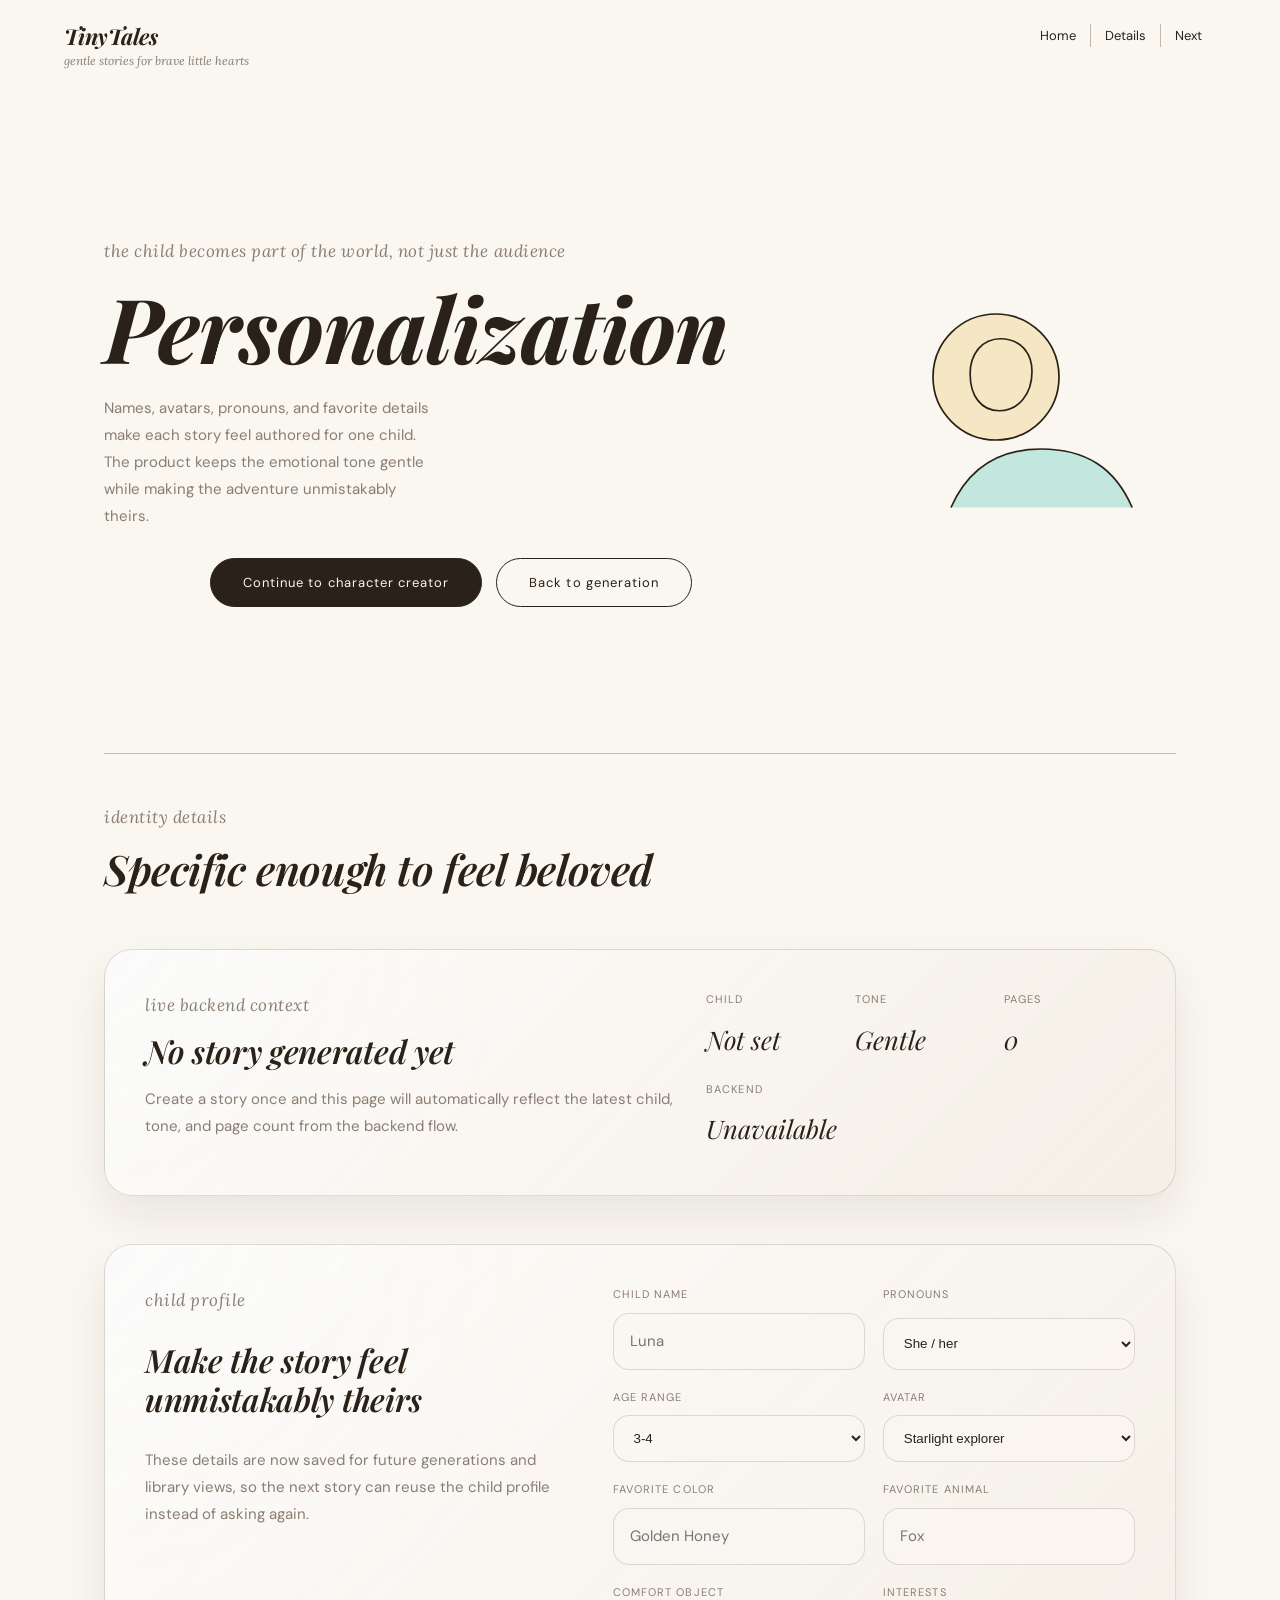
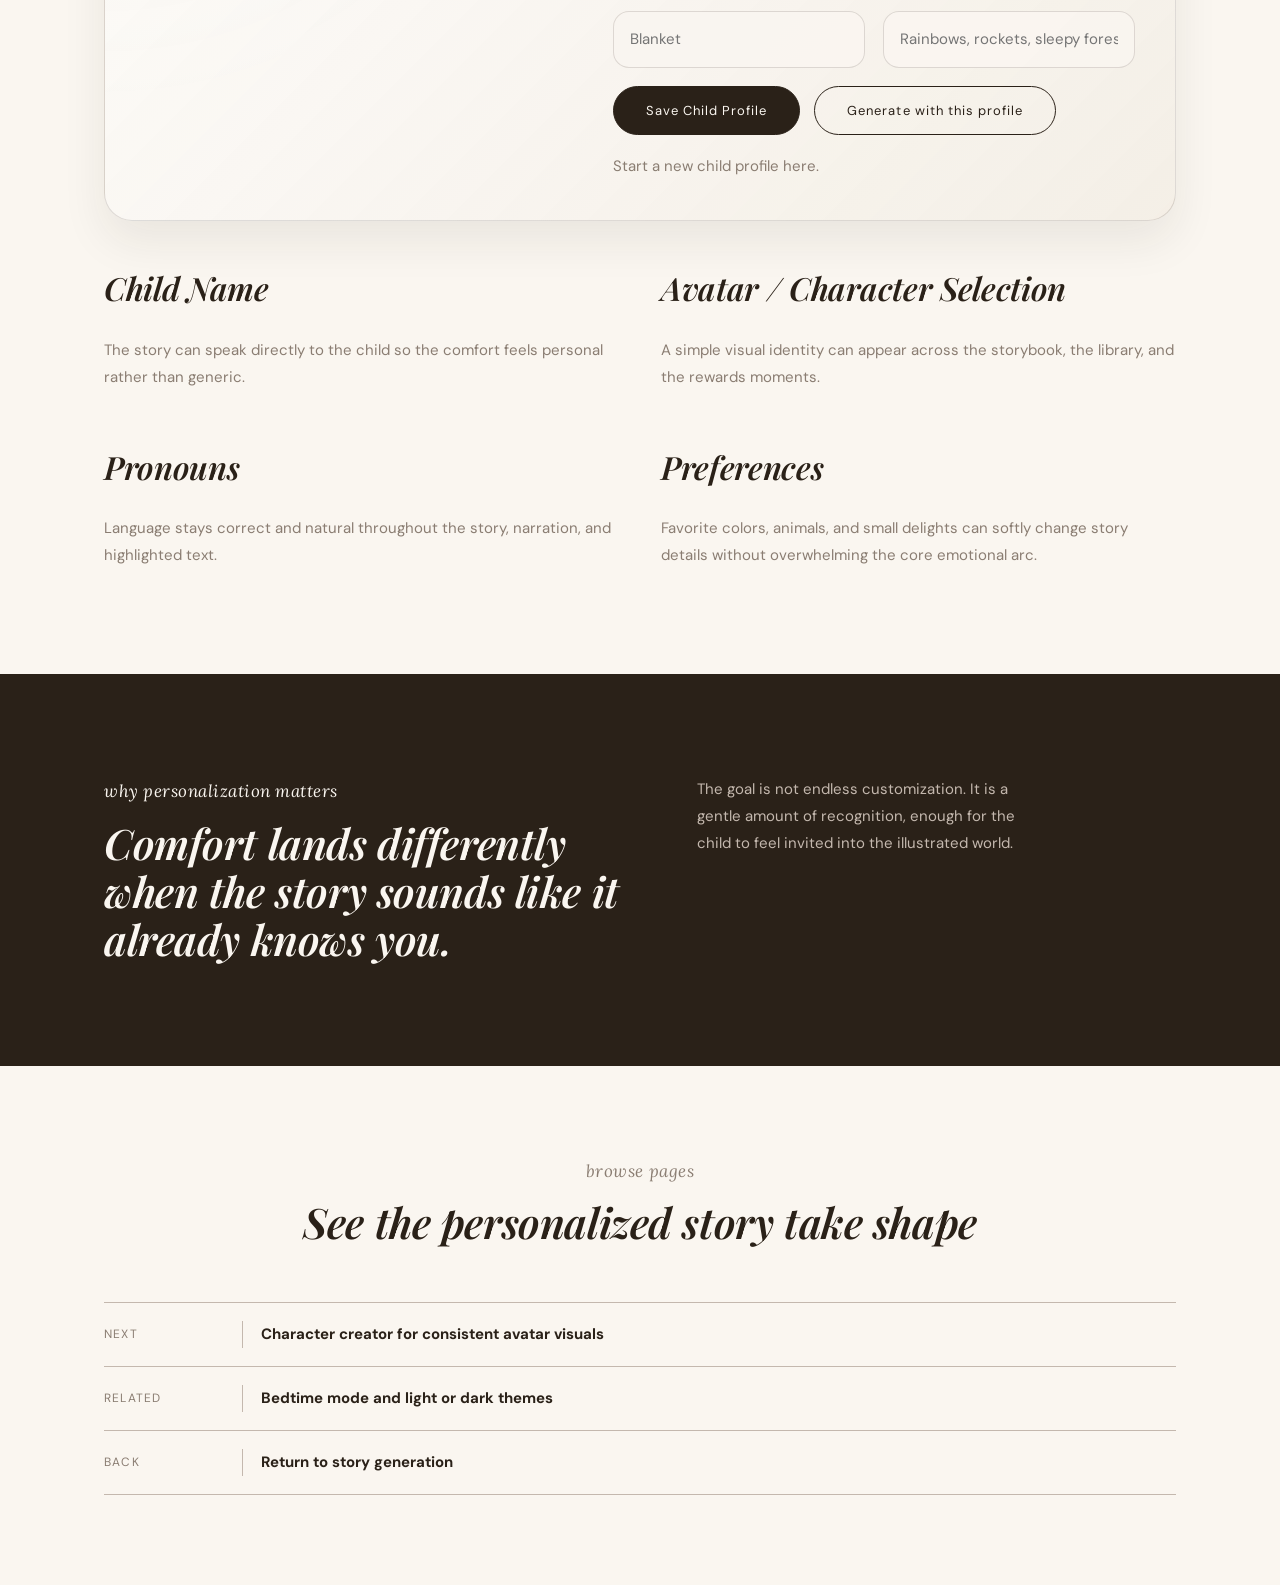
<file: frontend/personalization.html>
<!DOCTYPE html>
<html lang="en">
<head>
  <meta charset="UTF-8">
  <meta name="viewport" content="width=device-width, initial-scale=1.0">
  <title>TinyTales | Personalization</title>
  <link rel="preconnect" href="https://fonts.googleapis.com">
  <link rel="preconnect" href="https://fonts.gstatic.com" crossorigin>
  <link href="https://fonts.googleapis.com/css2?family=Playfair+Display:ital,wght@0,600;0,700;1,400;1,600;1,700&family=Lora:ital,wght@1,400;1,600&family=DM+Sans:wght@400;500&display=swap" rel="stylesheet">
  <link rel="stylesheet" href="styles.css">
</head>
<body>
  <div class="site-shell">
    <header class="site-header">
      <a class="brand" href="index.html">
        <span class="brand-mark">TinyTales</span>
        <span class="brand-note">gentle stories for brave little hearts</span>
      </a>
      <nav class="site-nav" aria-label="Primary">
        <a href="index.html">Home</a>
        <a href="#details">Details</a>
        <a href="avatar.html">Next</a>
      </nav>
    </header>

    <main>
      <section class="subpage-hero">
        <div class="grain-overlay" aria-hidden="true"></div>
        <div class="page-width subpage-inner">
          <div class="subpage-copy">
            <p class="eyebrow">the child becomes part of the world, not just the audience</p>
            <h1>Personalization</h1>
            <p class="hero-tagline">Names, avatars, pronouns, and favorite details make each story feel authored for one child. The product keeps the emotional tone gentle while making the adventure unmistakably theirs.</p>
            <div class="hero-actions">
              <a class="button button-primary" href="avatar.html">Continue to character creator</a>
              <a class="button button-secondary" href="generation.html">Back to generation</a>
            </div>
          </div>
          <div class="mini-illustration">
            <svg viewBox="0 0 320 320" role="img" aria-label="A child avatar medallion illustration">
              <circle cx="160" cy="120" r="56" fill="rgba(245, 230, 192, 0.95)" stroke="#2A2118" stroke-width="1.5"></circle>
              <path d="M120 236c15-34 42-52 80-52 40 0 66 17 81 52" fill="rgba(184, 228, 220, 0.85)" stroke="#2A2118" stroke-width="1.5" stroke-linejoin="round"></path>
              <path d="M137 117c0-18 11-31 27-31 17 0 28 12 28 29 0 20-12 35-29 35-16 0-26-13-26-33z" fill="none" stroke="#2A2118" stroke-width="1.5"></path>
            </svg>
          </div>
        </div>
      </section>

      <section class="detail-section page-width" id="details">
        <div class="section-rule" aria-hidden="true"></div>
        <div class="section-heading">
          <p class="eyebrow">identity details</p>
          <h2>Specific enough to feel beloved</h2>
        </div>
        <section class="storybook-summary" id="page-story-context" aria-live="polite">
          <div>
            <p class="eyebrow">live backend context</p>
            <h3 id="page-current-title">No story generated yet</h3>
            <p class="storybook-summary-copy" id="page-current-copy">Generate a story once and this page will reflect the latest child, tone, and page count automatically.</p>
          </div>
          <dl class="storybook-meta">
            <div>
              <dt>Child</dt>
              <dd id="page-current-child">Not set</dd>
            </div>
            <div>
              <dt>Tone</dt>
              <dd id="page-current-tone">Gentle</dd>
            </div>
            <div>
              <dt>Pages</dt>
              <dd id="page-current-pages">0</dd>
            </div>
            <div>
              <dt>Backend</dt>
              <dd id="page-backend-status">Checking...</dd>
            </div>
          </dl>
        </section>
        <div class="story-generator-panel">
          <div class="story-generator-copy">
            <p class="eyebrow">child profile</p>
            <h3>Make the story feel unmistakably theirs</h3>
            <p>These details are now saved for future generations and library views, so the next story can reuse the child profile instead of asking again.</p>
          </div>
          <form class="story-generator-form" id="personalization-form">
            <label>
              <span>Child name</span>
              <input name="child_name" type="text" maxlength="60" placeholder="Luna">
            </label>
            <label>
              <span>Pronouns</span>
              <select name="pronouns">
                <option value="she/her">She / her</option>
                <option value="he/him">He / him</option>
                <option value="they/them">They / them</option>
              </select>
            </label>
            <label>
              <span>Age range</span>
              <select name="age_range">
                <option value="3-4">3-4</option>
                <option value="4-6">4-6</option>
                <option value="6-8">6-8</option>
              </select>
            </label>
            <label>
              <span>Avatar</span>
              <select name="avatar">
                <option value="star">Starlight explorer</option>
                <option value="fox">Fox friend</option>
                <option value="bear">Cozy bear</option>
                <option value="moon">Moon keeper</option>
              </select>
            </label>
            <label>
              <span>Favorite color</span>
              <input name="favorite_color" type="text" maxlength="40" placeholder="Golden Honey">
            </label>
            <label>
              <span>Favorite animal</span>
              <input name="favorite_animal" type="text" maxlength="40" placeholder="Fox">
            </label>
            <label>
              <span>Comfort object</span>
              <input name="comfort_object" type="text" maxlength="40" placeholder="Blanket">
            </label>
            <label>
              <span>Interests</span>
              <input name="interests" type="text" maxlength="120" placeholder="Rainbows, rockets, sleepy forests">
            </label>
            <div class="story-generator-actions story-generator-field-full">
              <button class="button button-primary" type="submit">Save Child Profile</button>
              <a class="button button-secondary" href="generation.html">Generate with this profile</a>
            </div>
            <p class="story-generator-status" id="personalization-status" aria-live="polite"></p>
          </form>
        </div>
        <div class="detail-grid">
          <article class="detail-card">
            <h3>Child Name</h3>
            <p>The story can speak directly to the child so the comfort feels personal rather than generic.</p>
          </article>
          <article class="detail-card">
            <h3>Avatar / Character Selection</h3>
            <p>A simple visual identity can appear across the storybook, the library, and the rewards moments.</p>
          </article>
          <article class="detail-card">
            <h3>Pronouns</h3>
            <p>Language stays correct and natural throughout the story, narration, and highlighted text.</p>
          </article>
          <article class="detail-card">
            <h3>Preferences</h3>
            <p>Favorite colors, animals, and small delights can softly change story details without overwhelming the core emotional arc.</p>
          </article>
        </div>
      </section>

      <section class="quote-band">
        <div class="page-width quote-layout">
          <div>
            <p class="eyebrow eyebrow-invert">why personalization matters</p>
            <h2>Comfort lands differently when the story sounds like it already knows you.</h2>
          </div>
          <div class="quote-copy">
            <p>The goal is not endless customization. It is a gentle amount of recognition, enough for the child to feel invited into the illustrated world.</p>
          </div>
        </div>
      </section>

      <section class="contact page-width">
        <div class="section-heading section-heading-centered">
          <p class="eyebrow">browse pages</p>
          <h2>See the personalized story take shape</h2>
        </div>
        <div class="page-links">
          <a class="page-link-row" href="avatar.html"><span>Next</span><span aria-hidden="true"></span><strong>Character creator for consistent avatar visuals</strong></a>
          <a class="page-link-row" href="experience.html"><span>Related</span><span aria-hidden="true"></span><strong>Bedtime mode and light or dark themes</strong></a>
          <a class="page-link-row" href="generation.html"><span>Back</span><span aria-hidden="true"></span><strong>Return to story generation</strong></a>
        </div>
      </section>
    </main>
  </div>
  <script src="api-config.js" defer></script>
  <script src="app.js" defer></script>
  <script src="story-integration.js" defer></script>
</body>
</html>
</file>
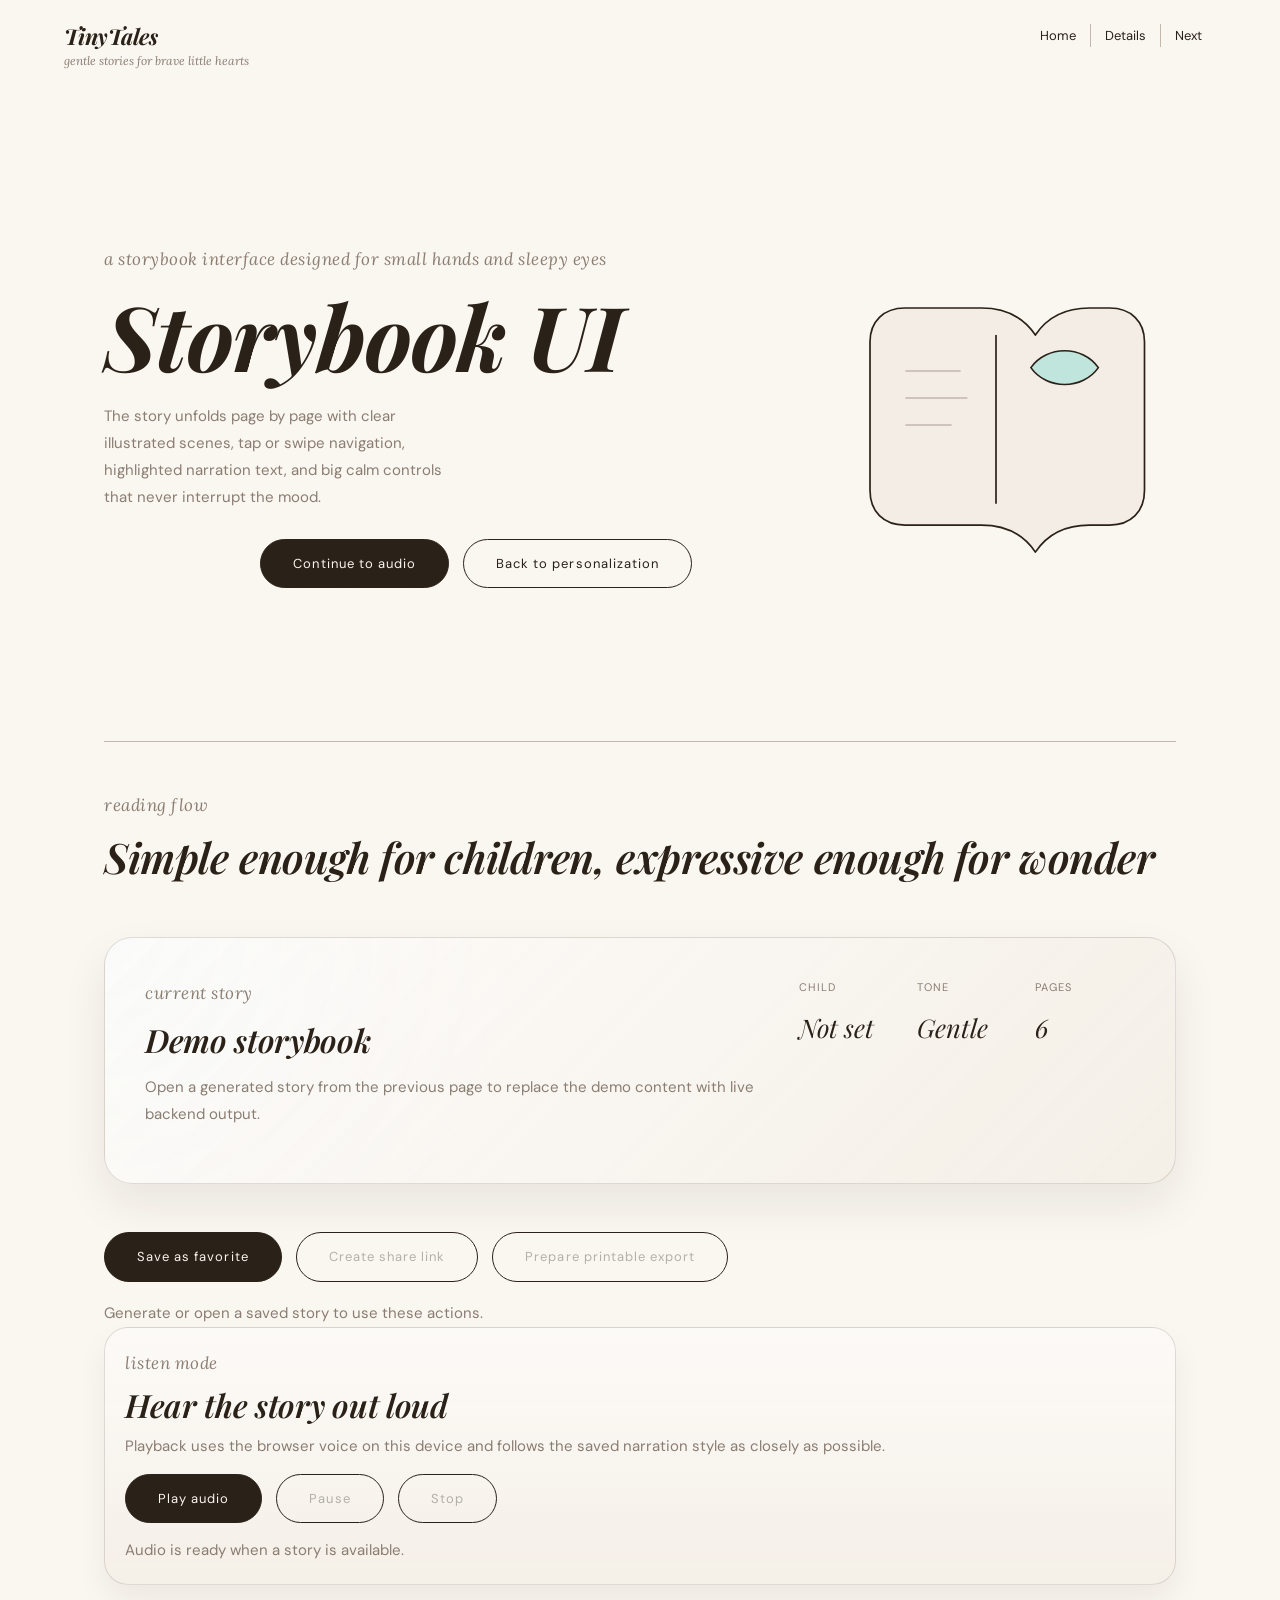
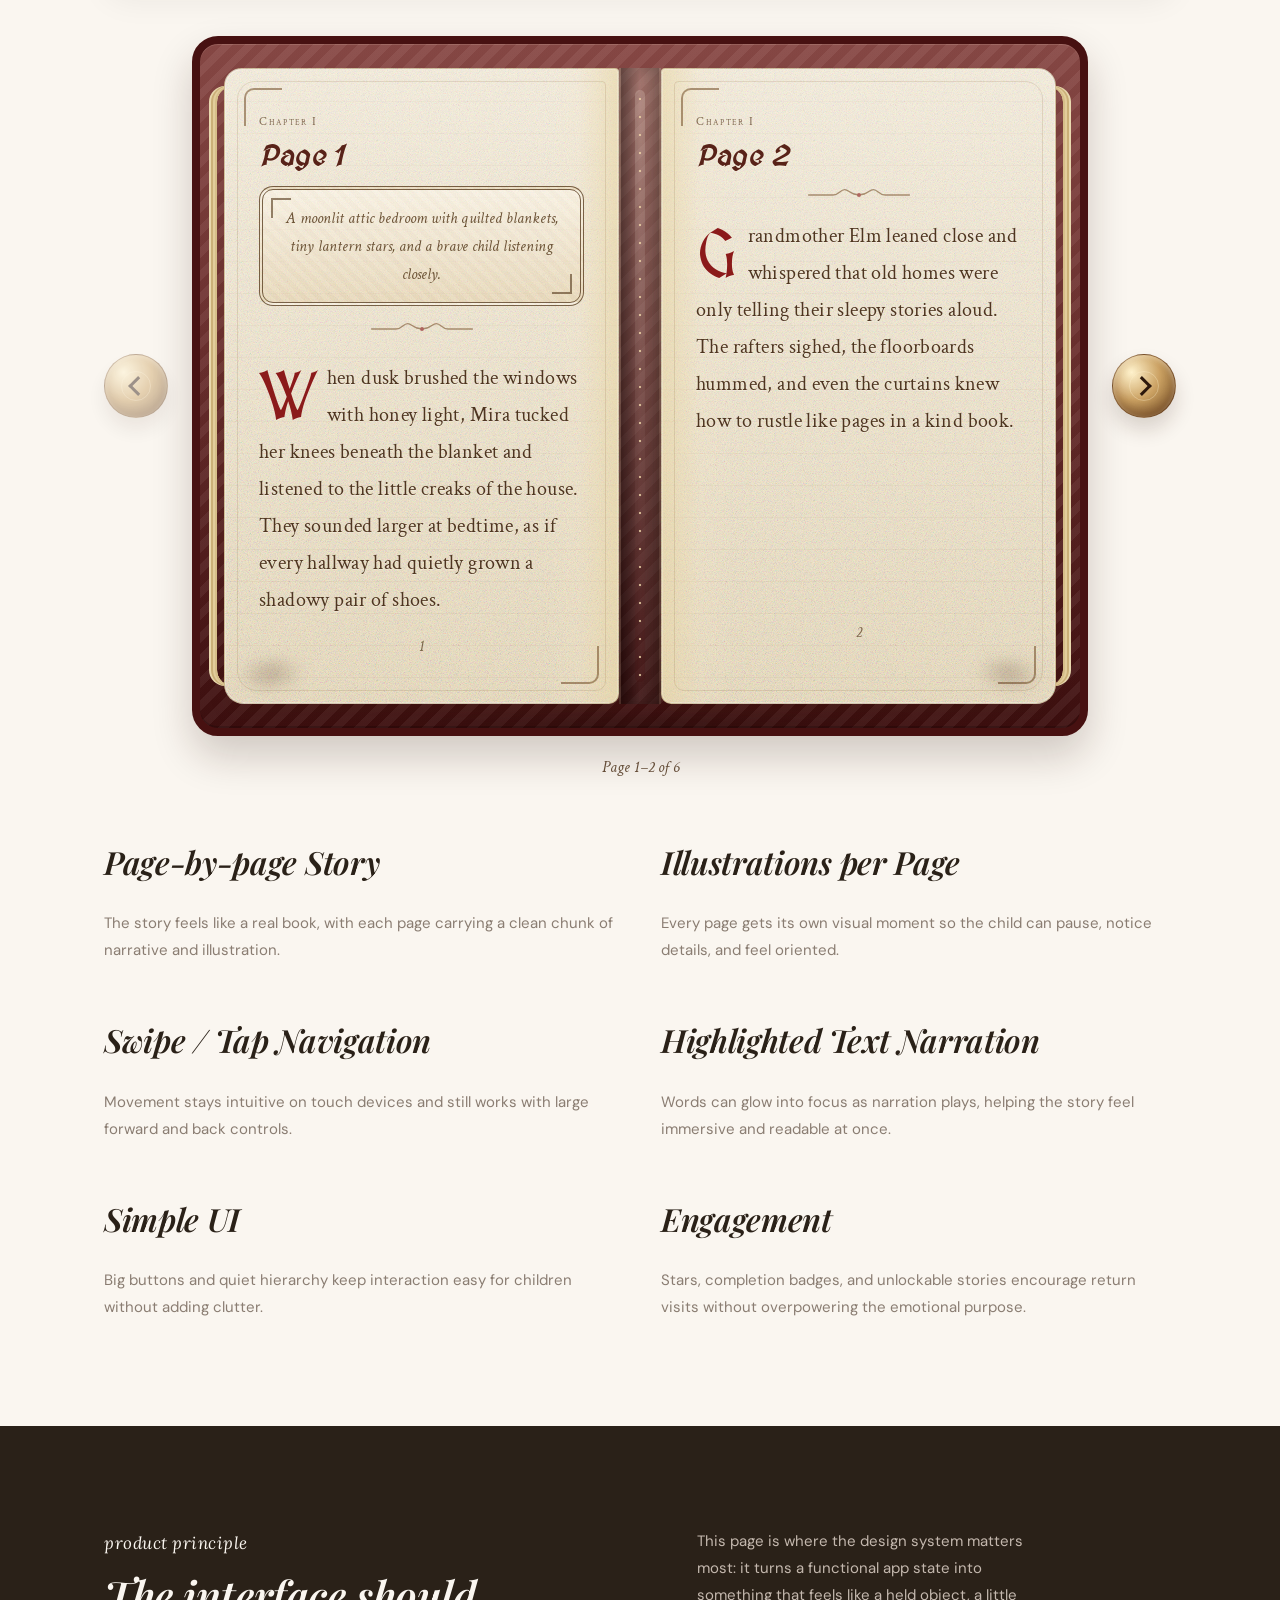
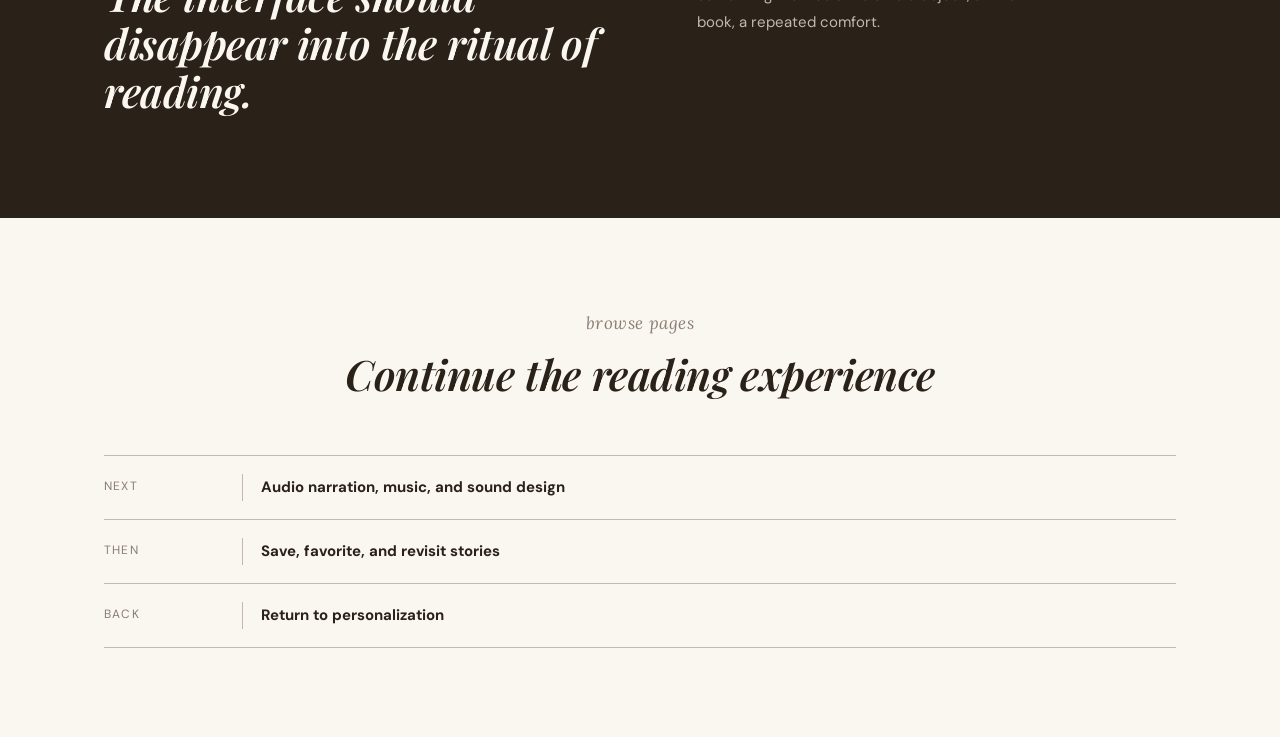
<file: frontend/storybook.html>
<!DOCTYPE html>
<html lang="en">
<head>
  <meta charset="UTF-8">
  <meta name="viewport" content="width=device-width, initial-scale=1.0">
  <title>TinyTales | Storybook UI</title>
  <link rel="preconnect" href="https://fonts.googleapis.com">
  <link rel="preconnect" href="https://fonts.gstatic.com" crossorigin>
  <link href="https://fonts.googleapis.com/css2?family=Playfair+Display:ital,wght@0,600;0,700;1,400;1,600;1,700&family=Lora:ital,wght@1,400;1,600&family=DM+Sans:wght@400;500&display=swap" rel="stylesheet">
  <link rel="stylesheet" href="styles.css">
</head>
<body>
  <div class="site-shell">
    <header class="site-header">
      <a class="brand" href="index.html">
        <span class="brand-mark">TinyTales</span>
        <span class="brand-note">gentle stories for brave little hearts</span>
      </a>
      <nav class="site-nav" aria-label="Primary">
        <a href="index.html">Home</a>
        <a href="#details">Details</a>
        <a href="audio.html">Next</a>
      </nav>
    </header>

    <main>
      <section class="subpage-hero">
        <div class="grain-overlay" aria-hidden="true"></div>
        <div class="page-width subpage-inner">
          <div class="subpage-copy">
            <p class="eyebrow">a storybook interface designed for small hands and sleepy eyes</p>
            <h1>Storybook UI</h1>
            <p class="hero-tagline">The story unfolds page by page with clear illustrated scenes, tap or swipe navigation, highlighted narration text, and big calm controls that never interrupt the mood.</p>
            <div class="hero-actions">
              <a class="button button-primary" href="audio.html">Continue to audio</a>
              <a class="button button-secondary" href="personalization.html">Back to personalization</a>
            </div>
          </div>
          <div class="mini-illustration">
            <svg viewBox="0 0 320 320" role="img" aria-label="An open storybook illustration">
              <path d="M48 94c0-18 12-30 31-30h68c23 0 38 9 48 24 10-15 25-24 48-24h18c19 0 31 12 31 30v132c0 19-12 31-31 31h-18c-23 0-38 9-48 24-10-15-25-24-48-24H79c-19 0-31-12-31-31z" fill="rgba(243, 237, 228, 0.95)" stroke="#2A2118" stroke-width="1.5" stroke-linejoin="round"></path>
              <path d="M160 88v150" fill="none" stroke="#2A2118" stroke-width="1.5"></path>
              <path d="M80 120h48M80 144h54M80 168h40" fill="none" stroke="#C4B8AE" stroke-width="1.5" stroke-linecap="round"></path>
              <path d="M191 117c14-20 46-20 60 0-14 20-46 20-60 0z" fill="rgba(184, 228, 220, 0.85)" stroke="#2A2118" stroke-width="1.5"></path>
            </svg>
          </div>
        </div>
      </section>

      <section class="detail-section page-width" id="details">
        <div class="section-rule" aria-hidden="true"></div>
        <div class="section-heading">
          <p class="eyebrow">reading flow</p>
          <h2>Simple enough for children, expressive enough for wonder</h2>
        </div>
        <section class="storybook-summary" id="storybook-summary" aria-live="polite">
          <div>
            <p class="eyebrow">current story</p>
            <h3 id="storybook-title">Demo storybook</h3>
            <p class="storybook-summary-copy" id="storybook-summary-copy">Open a generated story from the previous page to replace the demo content with live backend output.</p>
          </div>
          <dl class="storybook-meta" id="storybook-meta">
            <div>
              <dt>Child</dt>
              <dd id="storybook-child">Not set</dd>
            </div>
            <div>
              <dt>Tone</dt>
              <dd id="storybook-tone">Gentle</dd>
            </div>
            <div>
              <dt>Pages</dt>
              <dd id="storybook-pages">6</dd>
            </div>
          </dl>
        </section>
        <div class="story-generator-actions story-reader-actions" id="storybook-actions">
          <button class="button button-primary" id="storybook-favorite-button" type="button">Save as favorite</button>
          <button class="button button-secondary" id="storybook-share-button" type="button">Create share link</button>
          <button class="button button-secondary" id="storybook-export-button" type="button">Prepare printable export</button>
        </div>
        <p class="story-generator-status" id="storybook-action-status" aria-live="polite"></p>
        <section class="story-audio-panel" aria-labelledby="storybook-audio-title">
          <div class="story-audio-copy">
            <p class="eyebrow">listen mode</p>
            <h3 id="storybook-audio-title">Hear the story out loud</h3>
            <p class="storybook-summary-copy">Playback uses the browser voice on this device and follows the saved narration style as closely as possible.</p>
          </div>
          <div class="story-generator-actions">
            <button class="button button-primary" id="storybook-play-audio-button" type="button">Play audio</button>
            <button class="button button-secondary" id="storybook-pause-audio-button" type="button" disabled>Pause</button>
            <button class="button button-secondary" id="storybook-stop-audio-button" type="button" disabled>Stop</button>
          </div>
          <p class="story-generator-status" id="storybook-audio-status" aria-live="polite">Audio is ready when a story is available.</p>
        </section>
        <div id="storybook-root" aria-live="polite"></div>
        <div class="detail-grid">
          <article class="detail-card">
            <h3>Page-by-page Story</h3>
            <p>The story feels like a real book, with each page carrying a clean chunk of narrative and illustration.</p>
          </article>
          <article class="detail-card">
            <h3>Illustrations per Page</h3>
            <p>Every page gets its own visual moment so the child can pause, notice details, and feel oriented.</p>
          </article>
          <article class="detail-card">
            <h3>Swipe / Tap Navigation</h3>
            <p>Movement stays intuitive on touch devices and still works with large forward and back controls.</p>
          </article>
          <article class="detail-card">
            <h3>Highlighted Text Narration</h3>
            <p>Words can glow into focus as narration plays, helping the story feel immersive and readable at once.</p>
          </article>
          <article class="detail-card">
            <h3>Simple UI</h3>
            <p>Big buttons and quiet hierarchy keep interaction easy for children without adding clutter.</p>
          </article>
          <article class="detail-card">
            <h3>Engagement</h3>
            <p>Stars, completion badges, and unlockable stories encourage return visits without overpowering the emotional purpose.</p>
          </article>
        </div>
      </section>

      <section class="quote-band">
        <div class="page-width quote-layout">
          <div>
            <p class="eyebrow eyebrow-invert">product principle</p>
            <h2>The interface should disappear into the ritual of reading.</h2>
          </div>
          <div class="quote-copy">
            <p>This page is where the design system matters most: it turns a functional app state into something that feels like a held object, a little book, a repeated comfort.</p>
          </div>
        </div>
      </section>

      <section class="contact page-width">
        <div class="section-heading section-heading-centered">
          <p class="eyebrow">browse pages</p>
          <h2>Continue the reading experience</h2>
        </div>
        <div class="page-links">
          <a class="page-link-row" href="audio.html"><span>Next</span><span aria-hidden="true"></span><strong>Audio narration, music, and sound design</strong></a>
          <a class="page-link-row" href="library.html"><span>Then</span><span aria-hidden="true"></span><strong>Save, favorite, and revisit stories</strong></a>
          <a class="page-link-row" href="personalization.html"><span>Back</span><span aria-hidden="true"></span><strong>Return to personalization</strong></a>
        </div>
      </section>
    </main>
  </div>
  <script src="api-config.js" defer></script>
  <script src="app.js" defer></script>
  <script src="story-integration.js" defer></script>
  <script src="storybook-component.js" defer></script>
</body>
</html>
</file>
<file: frontend/styles.css>
:root {
  --bg: #faf6f0;
  --bg-secondary: #f3ede4;
  --fg: #2a2118;
  --fg-muted: #8a7d72;
  --fg-faint: #c4b8ae;
  --petal-pink: #f2c4ce;
  --powder-mint: #b8e4dc;
  --teal-wash: #7bcfca;
  --chalk-lavender: #d9c8e8;
  --warm-cream: #f5e6c0;
  --dusk-aqua: #a8d8d8;
  --shadow-glow: 0 0 0 4px rgba(242, 196, 206, 0.33);
  --page-width: 1200px;
  --section-pad: clamp(56px, 7vw, 104px);
  --gutter: clamp(24px, 5vw, 72px);
  --transition: all 0.4s cubic-bezier(0.25, 0.46, 0.45, 0.94);
}

*,
*::before,
*::after {
  box-sizing: border-box;
}

html {
  scroll-behavior: smooth;
}

body {
  margin: 0;
  background: var(--bg);
  color: var(--fg);
  font-family: "DM Sans", "Gill Sans", sans-serif;
  font-size: 15px;
  line-height: 1.8;
  position: relative;
}

body.has-webgl-ink .grain-overlay {
  display: none;
}

body.has-weather .grain-overlay {
  opacity: 0.03;
}

img,
svg {
  display: block;
  max-width: 100%;
}

svg * {
  pointer-events: none;
}

.feature svg,
.hero-illustration,
.mini-illustration svg,
.orb,
.mountains,
.constellation-field svg {
  pointer-events: none;
}

svg.svg-interactive,
svg.svg-interactive *,
.svg-interactive svg,
.svg-interactive svg * {
  pointer-events: auto;
}

a {
  color: inherit;
  text-decoration: none;
}

button,
input,
textarea {
  font: inherit;
}

:focus-visible {
  outline: 2px solid var(--teal-wash);
  outline-offset: 3px;
}

.page-width {
  width: min(100%, var(--page-width));
  margin: 0 auto;
  padding-inline: var(--gutter);
}

.site-shell {
  position: relative;
  overflow: clip;
  z-index: 1;
  background: transparent;
}

.site-shell > .site-header,
.site-shell > main {
  position: relative;
  z-index: 1;
  background: transparent;
}

.section-bleeds {
  position: absolute;
  inset: 0 0 auto 0;
  z-index: 0;
  pointer-events: none;
  overflow: visible;
}

.section-bleed {
  position: absolute;
  width: 100vw;
  height: 280px;
  transform: translateX(-50%);
  pointer-events: none;
  opacity: 0.65;
  mix-blend-mode: multiply;
}

.narrative-thread {
  position: absolute;
  inset: 0 0 auto 0;
  width: 100%;
  pointer-events: none;
  z-index: 2;
  overflow: visible;
}

.thread-path {
  fill: none;
  stroke-linecap: round;
  stroke-linejoin: round;
  will-change: stroke-dasharray, stroke-dashoffset, filter, opacity;
}

.thread-path-main {
  stroke: rgba(218, 185, 130, 0.55);
  stroke-width: 1.5px;
}

.thread-path-glow {
  stroke: rgba(245, 230, 192, 0.25);
  stroke-width: 6px;
  filter: blur(4px);
}

.thread-path-deep {
  stroke: rgba(245, 230, 192, 0.08);
  stroke-width: 14px;
  filter: blur(10px);
}

.thread-path-pulse {
  stroke: rgba(255, 235, 180, 0.5);
  stroke-width: 3px;
}

.thread-knot {
  opacity: 0.3;
  transform-box: fill-box;
  transform-origin: center;
  animation: thread-knot-spin 6s linear infinite;
}

.thread-knot circle {
  fill: rgba(245, 230, 192, 0.16);
  stroke: rgba(218, 185, 130, 0.42);
  stroke-width: 1.1px;
}

.thread-knot path {
  fill: none;
  stroke: rgba(255, 235, 180, 0.58);
  stroke-width: 1px;
  stroke-dasharray: 2.2 2;
  stroke-linecap: round;
  filter: drop-shadow(0 0 4px rgba(245, 230, 192, 0.25));
}

.weather-canvas {
  position: fixed;
  inset: 0;
  z-index: 3;
  width: 100%;
  height: 100%;
  pointer-events: none;
  mix-blend-mode: screen;
}

.constellation-field {
  position: fixed;
  inset: 0;
  z-index: 1;
  width: 100%;
  height: 100%;
  pointer-events: none;
  mix-blend-mode: soft-light;
  will-change: transform;
}

.constellation-field line,
.constellation-field circle {
  pointer-events: none;
  vector-effect: non-scaling-stroke;
}

.depth-scene {
  position: relative;
  perspective: 1200px;
  perspective-origin: 50% var(--pov-y, 50%);
  transform-style: preserve-3d;
  isolation: isolate;
}

.depth-scene > .site-shell {
  transform-style: preserve-3d;
}

.depth-atmosphere {
  position: fixed;
  inset: 0;
  z-index: 0;
  pointer-events: none;
  transform-style: preserve-3d;
}

.fog-canvas,
.godray-canvas,
.depth-motes {
  position: absolute;
  inset: 0;
  width: 100%;
  height: 100%;
  pointer-events: none;
}

.fog-canvas {
  z-index: 0;
  opacity: 0.82;
  mix-blend-mode: multiply;
}

.godray-canvas {
  z-index: 1;
  opacity: 0.7;
  mix-blend-mode: screen;
}

.depth-motes {
  z-index: 2;
  overflow: hidden;
  transform-style: preserve-3d;
}

.depth-mote {
  position: absolute;
  border-radius: 999px;
  pointer-events: none;
  will-change: transform;
}

.depth-node {
  transform-style: preserve-3d;
  filter: blur(var(--depth-dynamic-blur, var(--depth-blur, 0px)));
  will-change: transform, filter;
}

.grain-overlay {
  position: absolute;
  inset: 0;
  pointer-events: none;
  opacity: 0.06;
  mix-blend-mode: multiply;
  background-image:
    radial-gradient(circle at 20% 20%, rgba(42, 33, 24, 0.08) 0 1px, transparent 1px),
    radial-gradient(circle at 70% 40%, rgba(42, 33, 24, 0.07) 0 1px, transparent 1px),
    radial-gradient(circle at 30% 80%, rgba(42, 33, 24, 0.05) 0 1px, transparent 1px);
  background-size: 14px 14px, 18px 18px, 16px 16px;
}

.site-header {
  position: absolute;
  inset: 0 0 auto 0;
  z-index: 3;
  display: flex;
  align-items: flex-start;
  justify-content: space-between;
  gap: 24px;
  padding: 24px var(--gutter);
}

.brand {
  display: inline-flex;
  flex-direction: column;
  gap: 2px;
}

.brand-mark,
h1,
h2,
h3 {
  font-family: "Playfair Display", "Palatino Linotype", serif;
  font-style: italic;
  letter-spacing: -0.01em;
  color: var(--fg);
}

.brand-mark {
  font-size: 22px;
  font-weight: 700;
  line-height: 1.1;
}

.brand-note,
.eyebrow {
  font-family: "Lora", Georgia, serif;
  font-style: italic;
  color: var(--fg-muted);
}

.brand-note {
  font-size: 12px;
}

.site-nav {
  display: flex;
  align-items: center;
  gap: 0;
  font-size: 13px;
}

.site-nav a {
  padding: 0 14px;
  transition: var(--transition);
}

.site-nav a + a {
  border-left: 1px solid var(--fg-faint);
}

.site-nav a:hover {
  color: var(--teal-wash);
}

.hero {
  position: relative;
  min-height: 100vh;
  padding-block: 120px 72px;
}

.hero-inner {
  position: relative;
  z-index: 1;
  display: grid;
  grid-template-columns: minmax(320px, 0.95fr) minmax(280px, 1fr);
  align-items: center;
  gap: clamp(24px, 5vw, 72px);
}

.hero-art {
  position: relative;
}

.hero-illustration {
  width: min(100%, 560px);
  margin-inline: auto;
}

.hero-copy {
  max-width: 500px;
  justify-self: end;
  text-align: right;
}

.eyebrow {
  margin: 0 0 12px;
  font-size: clamp(13px, 1.5vw, 17px);
  letter-spacing: 0.03em;
}

h1 {
  margin: 0;
  font-size: clamp(52px, 7vw, 96px);
  font-weight: 700;
  line-height: 1.1;
}

h2 {
  margin: 0;
  font-size: clamp(28px, 3.5vw, 42px);
  font-weight: 600;
  line-height: 1.15;
}

h3 {
  margin: 0;
  font-size: clamp(24px, 2.8vw, 32px);
  font-weight: 600;
  line-height: 1.2;
}

.hero-tagline,
.quote-copy p,
.feature p,
.contact-tagline {
  color: var(--fg-muted);
  max-width: 34ch;
}

.hero-copy .hero-tagline {
  margin: 16px 0 0 auto;
}

.hero-actions {
  display: flex;
  justify-content: flex-end;
  flex-wrap: wrap;
  gap: 14px;
  margin-top: 28px;
}

.button {
  display: inline-flex;
  align-items: center;
  justify-content: center;
  min-height: 48px;
  padding: 12px 32px;
  border: 1px solid var(--fg);
  border-radius: 100px;
  font-size: 13px;
  letter-spacing: 0.08em;
  transition: var(--transition);
}

.button-primary {
  background: var(--fg);
  color: var(--bg);
}

.button-primary:hover {
  background: #4a3828;
  box-shadow: var(--shadow-glow);
}

.button-secondary {
  background: transparent;
}

.button-secondary:hover {
  background: var(--fg);
  color: var(--bg);
}

.features,
.contact {
  position: relative;
  padding-block: var(--section-pad);
}

.section-heading {
  margin-bottom: clamp(32px, 5vw, 56px);
}

.section-heading-centered {
  text-align: center;
}

.section-heading-centered .hero-tagline {
  margin-inline: auto;
}

.section-rule {
  height: 1px;
  background: var(--fg-faint);
}

.section-rule:first-child {
  margin-bottom: clamp(32px, 4vw, 48px);
}

.section-rule:last-child {
  margin-top: clamp(32px, 4vw, 48px);
}

.feature-grid {
  display: grid;
  grid-template-columns: repeat(3, minmax(0, 1fr));
  gap: clamp(28px, 4vw, 56px);
}

.feature {
  display: grid;
  gap: 18px;
  align-content: start;
  transform-style: preserve-3d;
}

.feature svg {
  width: min(100%, 220px);
  margin-inline: auto;
}

.feature h3 {
  position: relative;
  display: inline-block;
  padding-bottom: 14px;
}

.feature h3::after {
  content: "";
  position: absolute;
  left: 0;
  bottom: 0;
  width: 100%;
  height: 1px;
  background: var(--fg-faint);
  transform-origin: left center;
  transition: var(--transition);
}

.feature:hover h3::after {
  background: var(--teal-wash);
}

.feature-link {
  display: inline-flex;
  align-items: center;
  width: fit-content;
  font-size: 13px;
  letter-spacing: 0.04em;
  color: var(--fg);
  border-bottom: 1px solid var(--fg-faint);
  transition: var(--transition);
}

.feature-link:hover {
  color: var(--teal-wash);
  border-color: var(--teal-wash);
}

.quote-band {
  background: var(--fg);
  color: var(--bg);
  padding-block: clamp(56px, 8vw, 120px);
}

.quote-band h2,
.quote-band .eyebrow {
  color: var(--bg);
}

.eyebrow-invert {
  color: var(--fg-faint);
}

.quote-layout {
  display: grid;
  grid-template-columns: 1.05fr 0.95fr;
  gap: clamp(28px, 5vw, 72px);
  align-items: start;
}

.quote-copy p {
  margin: 0;
  color: var(--fg-faint);
}

.contact-rows {
  display: grid;
  margin-top: 36px;
}

.contact-row {
  display: grid;
  grid-template-columns: 120px 1px minmax(0, 1fr);
  align-items: center;
  gap: 18px;
  padding: 18px 0;
  border-top: 1px solid var(--fg-faint);
  border-bottom: 1px solid var(--fg-faint);
  transition: var(--transition);
}

.contact-row + .contact-row {
  margin-top: -1px;
}

.contact-row span:first-child {
  font-size: 12px;
  letter-spacing: 0.1em;
  color: var(--fg-muted);
  text-transform: uppercase;
}

.contact-row span[aria-hidden="true"] {
  width: 1px;
  height: 100%;
  background: var(--fg-faint);
}

.contact-row:hover {
  background: var(--bg-secondary);
}

.feature,
.detail-card,
.flow-step,
.contact-row,
.page-link-row {
  transition:
    box-shadow 220ms ease,
    background-color 220ms ease,
    transform 220ms ease;
}

.contact-form {
  width: min(100%, 640px);
  margin: 40px auto 0;
  display: grid;
  gap: 20px;
}

.contact-form label {
  display: grid;
  gap: 8px;
}

.contact-form span {
  font-size: 11px;
  letter-spacing: 0.1em;
  color: var(--fg-muted);
  text-transform: uppercase;
}

.contact-form input,
.contact-form textarea {
  width: 100%;
  padding: 12px 16px;
  border: 1px solid var(--fg-faint);
  border-radius: 6px;
  background: var(--bg-secondary);
  color: var(--fg);
  transition: var(--transition);
}

.contact-form input::placeholder,
.contact-form textarea::placeholder {
  color: var(--fg-faint);
}

.contact-form input:focus,
.contact-form textarea:focus {
  background: var(--bg);
  border-color: var(--fg);
}

.contact-form .button {
  justify-self: center;
}

.subpage-hero {
  position: relative;
  padding-block: 140px 56px;
}

.subpage-inner {
  display: grid;
  grid-template-columns: minmax(0, 1.05fr) minmax(260px, 0.75fr);
  gap: clamp(28px, 5vw, 72px);
  align-items: center;
}

.subpage-copy {
  max-width: 640px;
}

.subpage-copy .hero-tagline {
  margin: 18px 0 0;
}

.mini-illustration {
  position: relative;
  min-height: 320px;
}

.mini-illustration svg {
  width: min(100%, 360px);
  margin-left: auto;
}

.detail-section {
  padding-block: var(--section-pad);
}

.detail-grid {
  display: grid;
  grid-template-columns: repeat(2, minmax(0, 1fr));
  gap: clamp(24px, 4vw, 42px);
}

.detail-card {
  display: grid;
  gap: 14px;
  align-content: start;
  transform-style: preserve-3d;
}

.detail-card p,
.detail-card li,
.flow-step p {
  color: var(--fg-muted);
}

.detail-card ul,
.flow-step ul {
  margin: 0;
  padding-left: 18px;
}

.detail-card li + li,
.flow-step li + li {
  margin-top: 6px;
}

.story-flow {
  display: grid;
  grid-template-columns: repeat(3, minmax(0, 1fr));
  gap: clamp(20px, 4vw, 36px);
  margin-top: clamp(32px, 4vw, 48px);
}

.story-generator-panel,
.storybook-summary {
  margin-bottom: clamp(32px, 4vw, 48px);
  padding: clamp(24px, 4vw, 40px);
  border: 1px solid rgba(42, 33, 24, 0.14);
  border-radius: 28px;
  background:
    linear-gradient(135deg, rgba(255, 255, 255, 0.7), rgba(243, 237, 228, 0.84)),
    radial-gradient(circle at top left, rgba(184, 228, 220, 0.18), transparent 38%);
  box-shadow: 0 20px 45px rgba(42, 33, 24, 0.08);
}

.story-generator-panel {
  display: grid;
  grid-template-columns: minmax(240px, 0.9fr) minmax(0, 1.1fr);
  gap: clamp(24px, 4vw, 40px);
  align-items: start;
}

.story-generator-copy {
  display: grid;
  gap: 14px;
}

.story-generator-copy p,
.generator-note,
.storybook-summary-copy,
.story-generator-status {
  color: var(--fg-muted);
}

.generator-note code {
  font-size: 0.92em;
}

.story-generator-form {
  display: grid;
  grid-template-columns: repeat(2, minmax(0, 1fr));
  gap: 18px;
}

.story-generator-form label {
  display: grid;
  gap: 8px;
}

.toggle-field {
  display: flex !important;
  align-items: center;
  gap: 12px;
  min-height: 54px;
  padding: 14px 16px;
  border: 1px solid rgba(42, 33, 24, 0.14);
  border-radius: 16px;
  background: rgba(250, 246, 240, 0.92);
}

.toggle-field input[type="checkbox"] {
  width: 18px;
  height: 18px;
  margin: 0;
}

.toggle-field span {
  font-size: 12px;
  letter-spacing: 0.08em;
}

.story-generator-form span,
.storybook-meta dt {
  font-size: 11px;
  letter-spacing: 0.1em;
  color: var(--fg-muted);
  text-transform: uppercase;
}

.story-generator-form input,
.story-generator-form textarea,
.story-generator-form select {
  width: 100%;
  padding: 14px 16px;
  border: 1px solid rgba(42, 33, 24, 0.14);
  border-radius: 16px;
  background: rgba(250, 246, 240, 0.92);
  color: var(--fg);
}

.story-generator-form textarea {
  resize: vertical;
}

.story-generator-form input:focus,
.story-generator-form textarea:focus,
.story-generator-form select:focus {
  border-color: var(--fg);
  box-shadow: var(--shadow-glow);
}

.story-generator-field-full {
  grid-column: 1 / -1;
}

.story-generator-actions {
  display: flex;
  flex-wrap: wrap;
  gap: 14px;
}

.story-reader-actions {
  margin-bottom: 18px;
}

.lullaby-card {
  position: relative;
  display: grid;
  gap: 14px;
  margin-bottom: clamp(32px, 4vw, 48px);
  padding: clamp(24px, 4vw, 40px);
  border: 1px solid rgba(42, 33, 24, 0.14);
  border-radius: 28px;
  background:
    linear-gradient(135deg, rgba(255, 255, 255, 0.74), rgba(243, 237, 228, 0.88)),
    radial-gradient(circle at top right, rgba(217, 200, 232, 0.24), transparent 42%);
  overflow: hidden;
}

.lullaby-lines {
  position: relative;
  display: grid;
  gap: 8px;
  padding-left: 34px;
}

.lullaby-melody {
  margin: -4px 0 4px;
  color: var(--fg-muted);
  font-size: 13px;
}

.lullaby-voice-status {
  margin: -6px 0 8px;
  color: var(--fg-muted);
  font-size: 13px;
}

.lullaby-lines p {
  margin: 0;
  color: var(--fg-muted);
  font-family: var(--font-serif);
  font-size: clamp(20px, 3vw, 30px);
  line-height: 1.25;
  transition: color 220ms ease, transform 220ms ease;
}

.lullaby-lines p.is-active {
  color: var(--fg);
  transform: translateX(6px);
}

.lullaby-ball {
  position: absolute;
  left: clamp(24px, 4vw, 40px);
  top: calc(clamp(24px, 4vw, 40px) + 100px);
  width: 16px;
  height: 16px;
  border: 1px solid rgba(42, 33, 24, 0.55);
  border-radius: 50%;
  background: var(--petal-pink);
  box-shadow: 0 8px 18px rgba(42, 33, 24, 0.14);
  transition: transform 520ms cubic-bezier(0.2, 0.8, 0.2, 1);
  animation: lullaby-bounce 950ms ease-in-out infinite;
}

@keyframes lullaby-bounce {
  0%,
  100% {
    margin-top: 0;
  }
  50% {
    margin-top: -10px;
  }
}

.coloring-palette {
  display: flex;
  flex-wrap: wrap;
  gap: 12px;
}

.color-swatch {
  display: inline-flex;
  align-items: center;
  gap: 8px;
  min-height: 42px;
  padding: 8px 12px;
  border: 1px solid rgba(42, 33, 24, 0.14);
  border-radius: 999px;
  background: rgba(250, 246, 240, 0.92);
  color: var(--fg);
  cursor: pointer;
}

.color-swatch::before {
  content: "";
  width: 20px;
  height: 20px;
  border: 1px solid rgba(42, 33, 24, 0.28);
  border-radius: 50%;
  background: var(--swatch);
}

.color-swatch.is-active {
  border-color: var(--fg);
  box-shadow: var(--shadow-glow);
}

.coloring-output {
  align-items: start;
}

.coloring-scene {
  overflow: hidden;
}

.coloring-canvas {
  margin-top: 18px;
  border: 1px solid rgba(42, 33, 24, 0.14);
  border-radius: 18px;
  background: rgba(255, 255, 255, 0.72);
}

.coloring-svg {
  display: block;
  width: 100%;
  height: auto;
}

.color-region {
  fill: rgba(255, 255, 255, 0.86);
  stroke: #2a2118;
  stroke-width: 2;
  cursor: pointer;
  transition: fill 160ms ease;
}

.color-region:hover {
  fill: rgba(245, 230, 192, 0.78);
}

.color-line {
  fill: none;
  stroke: #2a2118;
  stroke-width: 2.2;
  stroke-linecap: round;
  stroke-linejoin: round;
  pointer-events: none;
}

.voice-input-panel,
.story-audio-panel {
  display: grid;
  gap: 14px;
  padding: 20px;
  border: 1px solid rgba(42, 33, 24, 0.14);
  border-radius: 24px;
  background:
    linear-gradient(180deg, rgba(255, 255, 255, 0.5), rgba(243, 237, 228, 0.72)),
    rgba(250, 246, 240, 0.95);
  box-shadow: 0 16px 32px rgba(42, 33, 24, 0.06);
}

.voice-input-copy,
.story-audio-copy {
  display: grid;
  gap: 8px;
}

.voice-input-label {
  font-size: 11px;
  letter-spacing: 0.1em;
  color: var(--fg-muted);
  text-transform: uppercase;
}

.voice-input-panel h4 {
  margin: 0;
  font-family: "Playfair Display", "Palatino Linotype", serif;
  font-style: italic;
  font-size: clamp(22px, 2.4vw, 30px);
  line-height: 1.2;
}

.voice-input-panel p,
.story-audio-panel p {
  margin: 0;
}

.voice-input-actions {
  display: flex;
  flex-wrap: wrap;
  gap: 12px;
}

.story-generator-form[data-busy="true"] .button-primary {
  opacity: 0.8;
}

.story-generator-status {
  margin: 0;
  min-height: 1.8em;
}

.story-generator-status[data-state="loading"] {
  color: #4a6f72;
}

.story-generator-status[data-state="success"],
.story-generator-status[data-tone="success"] {
  color: #3d6b4e;
}

.story-generator-status[data-state="error"],
.story-generator-status[data-tone="error"] {
  color: #8b1a1a;
}

.auth-grid {
  display: grid;
  grid-template-columns: repeat(2, minmax(0, 1fr));
  gap: clamp(24px, 4vw, 40px);
}

.auth-panel {
  grid-template-columns: 1fr;
  gap: 22px;
  height: 100%;
}

.auth-actions {
  display: flex;
  flex-wrap: wrap;
  gap: 14px;
  align-items: center;
}

.auth-user-card {
  display: flex;
  align-items: center;
  gap: 14px;
  padding: 16px;
  border: 1px solid rgba(42, 33, 24, 0.14);
  border-radius: 18px;
  background: rgba(250, 246, 240, 0.82);
}

.auth-user-card img {
  width: 48px;
  height: 48px;
  border-radius: 50%;
  border: 1px solid rgba(42, 33, 24, 0.16);
  object-fit: cover;
}

.auth-user-card div {
  display: grid;
  gap: 4px;
}

.auth-user-card span {
  color: var(--fg-muted);
  font-size: 14px;
}

.storybook-summary {
  display: grid;
  grid-template-columns: minmax(0, 1fr) auto;
  gap: 24px;
  align-items: start;
}

.storybook-meta {
  display: grid;
  grid-template-columns: repeat(3, minmax(100px, 1fr));
  gap: 18px;
  margin: 0;
}

.storybook-meta div {
  display: grid;
  gap: 6px;
}

.storybook-meta dd {
  margin: 0;
  font-family: "Playfair Display", "Palatino Linotype", serif;
  font-size: clamp(20px, 2vw, 28px);
  font-style: italic;
}

.detail-card h3 a {
  color: inherit;
  text-decoration: none;
}

.detail-card h3 a:hover {
  text-decoration: underline;
}

.detail-card-actions {
  display: flex;
  flex-wrap: wrap;
  gap: 10px;
  margin-top: 8px;
}

.button.button-small {
  padding: 10px 16px;
  font-size: 12px;
}

.status-inline {
  margin-top: 10px;
}

.flow-step {
  display: grid;
  gap: 12px;
  transform-style: preserve-3d;
}

.step-index {
  display: inline-flex;
  width: 42px;
  height: 42px;
  align-items: center;
  justify-content: center;
  border: 1px solid var(--fg-faint);
  border-radius: 999px;
  font-size: 12px;
  letter-spacing: 0.08em;
  color: var(--fg-muted);
}

.page-links {
  display: grid;
  gap: 0;
  margin-top: 40px;
}

.page-link-row {
  display: grid;
  grid-template-columns: 120px 1px minmax(0, 1fr);
  gap: 18px;
  align-items: center;
  padding: 18px 0;
  border-top: 1px solid var(--fg-faint);
  border-bottom: 1px solid var(--fg-faint);
  transition: var(--transition);
}

.page-link-row + .page-link-row {
  margin-top: -1px;
}

.page-link-row span:first-child {
  font-size: 12px;
  letter-spacing: 0.1em;
  color: var(--fg-muted);
  text-transform: uppercase;
}

.page-link-row span[aria-hidden="true"] {
  width: 1px;
  height: 100%;
  background: var(--fg-faint);
}

.page-link-row:hover {
  background: var(--bg-secondary);
}

.float-object {
  position: absolute;
  pointer-events: none;
  opacity: 0.85;
}

.orb,
.hero-illustration .bubble,
.feature svg circle,
.feature svg path,
.feature svg .shape-fill {
  transition: var(--transition);
}

.orb circle,
.orb path,
.hero-illustration .line,
.hero-illustration .bubble circle,
.hero-illustration .bubble path,
.feature svg path,
.feature svg circle {
  fill: none;
  stroke: var(--fg);
  stroke-width: 1.5;
  stroke-linecap: round;
  stroke-linejoin: round;
}

.hero-illustration .line {
  stroke-width: 2;
}

.hero-illustration .hair-fill {
  fill: var(--petal-pink);
  opacity: 0.78;
}

.hero-illustration .skin-fill {
  fill: var(--warm-cream);
}

.hero-illustration .dress-fill {
  fill: var(--powder-mint);
}

.hero-illustration .silhouette-back path {
  fill: var(--dusk-aqua);
  opacity: 0.85;
}

.hero-illustration .bubble-large circle,
.hero-illustration .bubble-large [data-origin-circle="true"] {
  fill: rgba(217, 200, 232, 0.24);
}

.feature svg .shape-fill {
  fill: rgba(184, 228, 220, 0.85);
  stroke: none;
}

.feature svg .alt-fill {
  fill: rgba(242, 196, 206, 0.78);
}

.orb-one {
  top: 14%;
  right: 16%;
  width: 126px;
  transform: rotate(8deg);
  animation: float 4.8s ease-in-out infinite alternate;
}

.orb-two {
  top: 58%;
  right: 6%;
  width: 104px;
  transform: rotate(-7deg);
}

.mountains {
  right: 4%;
  bottom: 10%;
  width: 280px;
  fill: var(--powder-mint);
  opacity: 0.85;
}

.hero:hover .orb-one,
.hero:hover .orb-two {
  transform: rotate(8deg) scale(1.04);
}

body:not(.is-touch) {
  cursor: none;
}

body.story-transition-active .site-shell {
  opacity: 0;
  transition: opacity 200ms ease;
}

.cursor-shell {
  position: fixed;
  inset: 0 auto auto 0;
  pointer-events: none;
  z-index: 9999;
  opacity: 0;
  transition: opacity 160ms ease;
}

.cursor-shell.is-visible {
  opacity: 1;
}

.cursor-dot,
.cursor-ring {
  position: fixed;
  inset: 0 auto auto 0;
  pointer-events: none;
  border-radius: 999px;
  will-change: transform;
}

.cursor-dot {
  width: 6px;
  height: 6px;
  background: rgba(42, 33, 24, 0.92);
}

.cursor-ring {
  width: 24px;
  height: 24px;
  border: 1px solid rgba(42, 33, 24, 0.4);
  transition:
    width 180ms cubic-bezier(0.22, 1, 0.36, 1),
    height 180ms cubic-bezier(0.22, 1, 0.36, 1),
    border-color 180ms cubic-bezier(0.22, 1, 0.36, 1),
    opacity 180ms ease;
}

.cursor-shell.is-hovering .cursor-ring {
  width: 32px;
  height: 32px;
  border-color: rgba(123, 207, 202, 0.65);
}

.parallax-layer,
.flip-ghost {
  will-change: transform;
}

.magnetic-item,
.glass-light,
.micro-button {
  position: relative;
  overflow: hidden;
}

.magnetic-glow,
.glass-light::before,
.glass-light::after {
  position: absolute;
  inset: 0;
  pointer-events: none;
}

.magnetic-glow {
  opacity: 0;
  background: radial-gradient(
    120px circle at var(--glow-x, 50%) var(--glow-y, 50%),
    rgba(255, 255, 255, 0.2) 0%,
    rgba(255, 255, 255, 0.1) 32%,
    rgba(255, 255, 255, 0) 72%
  );
  transition: opacity 180ms cubic-bezier(0.22, 1, 0.36, 1);
}

.glass-light {
  backdrop-filter: blur(20px);
  -webkit-backdrop-filter: blur(20px);
  border: 1px solid rgba(255, 255, 255, 0.2);
}

.glass-light::before {
  content: "";
  background: linear-gradient(135deg, rgba(255, 255, 255, 0.1), rgba(255, 255, 255, 0));
}

.glass-light::after {
  content: "";
  opacity: 0;
  background: radial-gradient(
    120px circle at var(--light-x, 50%) var(--light-y, 50%),
    rgba(255, 255, 255, 0.15) 0%,
    rgba(255, 255, 255, 0) 72%
  );
  transition: opacity 180ms ease;
}

.glass-light:hover::after,
.glass-light:focus-visible::after {
  opacity: 1;
}

.micro-button {
  box-shadow: 0 4px 12px rgba(0, 0, 0, 0.08);
  transition:
    transform 160ms cubic-bezier(0.22, 1, 0.36, 1),
    box-shadow 160ms cubic-bezier(0.22, 1, 0.36, 1);
}

.micro-button:hover,
.micro-button:focus-visible {
  transform: translate3d(0, -2px, 0) scale(1.05);
  box-shadow: 0 8px 20px rgba(0, 0, 0, 0.12);
}

.micro-button:active {
  transform: translate3d(0, 0, 0) scale(0.96);
  transition-duration: 90ms;
}

.button-ripple {
  position: absolute;
  width: 20px;
  height: 20px;
  border-radius: 50%;
  background: rgba(255, 255, 255, 0.2);
  transform: translate(-50%, -50%) scale(0);
  animation: ripple 400ms ease-out forwards;
  pointer-events: none;
}

.parallax-scene {
  transform-style: preserve-3d;
}

.parallax-layer {
  transform: translate3d(0, 0, 0);
}

.parallax-far {
  filter: blur(4px);
}

.parallax-mid {
  filter: blur(2px);
}

.parallax-fore {
  filter: blur(0);
}

body.has-gradient-motion::before {
  content: "";
  position: fixed;
  inset: -20%;
  z-index: -1;
  pointer-events: none;
  opacity: 0.68;
  background:
    radial-gradient(circle at 20% 20%, rgba(242, 196, 206, 0.28), transparent 38%),
    radial-gradient(circle at 80% 28%, rgba(184, 228, 220, 0.28), transparent 36%),
    radial-gradient(circle at 50% 80%, rgba(217, 200, 232, 0.24), transparent 40%),
    linear-gradient(120deg, rgba(245, 230, 192, 0.2), rgba(168, 216, 216, 0.18), rgba(242, 196, 206, 0.2));
  mix-blend-mode: soft-light;
  background-size: 140% 140%;
  animation: gradient-drift 10s linear infinite;
  transform: translate3d(0, 0, 0);
}

body.has-webgl-ink::before {
  display: none;
}

.ink-stage {
  position: fixed;
  inset: 0;
  z-index: 0;
  pointer-events: none;
  background: #dfeffc;
  overflow: hidden;
}

.ink-canvas {
  position: absolute;
  inset: 0;
  width: 100%;
  height: 100%;
  pointer-events: none;
  display: block;
  background: #dfeffc;
}

.ambient-breathe {
  animation: ambient-breathe 3.6s ease-in-out infinite;
  animation-delay: var(--breath-delay, 0ms);
}

.ambient-breathe.ambient-paused,
.ambient-breathe:hover {
  animation-play-state: paused;
}

.reveal-word {
  display: inline-block;
  transform: translate3d(0, 120%, 0);
  opacity: 0;
  filter: blur(6px);
  transition:
    transform 600ms cubic-bezier(0.16, 1, 0.3, 1),
    opacity 600ms cubic-bezier(0.16, 1, 0.3, 1),
    filter 600ms cubic-bezier(0.16, 1, 0.3, 1);
  white-space: pre;
}

.is-revealed .reveal-word {
  transform: translate3d(0, 0, 0);
  opacity: 1;
  filter: blur(0);
}

.particle-canvas {
  position: fixed;
  inset: 0;
  z-index: 9998;
  pointer-events: none;
}

.flip-ghost {
  position: fixed;
  display: grid;
  place-items: center;
  padding: 12px 18px;
  border-radius: 999px;
  border: 1px solid rgba(42, 33, 24, 0.16);
  background: linear-gradient(135deg, rgba(255, 255, 255, 0.92), rgba(243, 237, 228, 0.88));
  color: var(--fg);
  box-shadow: 0 16px 32px rgba(42, 33, 24, 0.08);
  transform-origin: top left;
  opacity: 0.92;
  transition:
    transform 520ms cubic-bezier(0.22, 1, 0.36, 1),
    opacity 300ms ease,
    background 300ms ease;
}

.flip-ghost.is-dark {
  background: linear-gradient(135deg, rgba(42, 33, 24, 0.96), rgba(74, 56, 40, 0.9));
  color: var(--bg);
}

@media (prefers-reduced-motion: reduce) {
  html {
    scroll-behavior: auto;
  }
}

body.reduced-motion .ambient-breathe,
body.reduced-motion .reveal-word,
body.reduced-motion .micro-button,
body.reduced-motion .cursor-shell,
body.reduced-motion .magnetic-glow,
body.reduced-motion .flip-ghost,
body.reduced-motion .particle-canvas {
  animation: none !important;
  transition: none !important;
}

body.motion-lite .ambient-breathe,
body.motion-lite .orb-one,
body.motion-lite .thread-knot,
body.motion-lite .micro-button,
body.motion-lite .button-ripple,
body.motion-lite .flip-ghost,
body.motion-lite .particle-canvas {
  animation: none !important;
  transition: none !important;
}

body.motion-lite .weather-canvas,
body.motion-lite .constellation-field,
body.motion-lite .depth-atmosphere,
body.motion-lite .section-bleeds,
body.motion-lite .narrative-thread {
  display: none !important;
}

body.motion-lite.has-gradient-motion::before {
  display: none !important;
}

@media (prefers-reduced-motion: reduce) {
  .ambient-breathe,
  .reveal-word,
  .micro-button,
  .cursor-shell,
  .magnetic-glow,
  .flip-ghost,
  .particle-canvas {
    animation: none !important;
    transition: none !important;
  }
}

@keyframes float {
  from {
    transform: rotate(8deg) translateY(0);
  }
  to {
    transform: rotate(11deg) translateY(-8px);
  }
}

@keyframes ripple {
  from {
    opacity: 0.2;
    transform: translate(-50%, -50%) scale(0);
  }
  to {
    opacity: 0;
    transform: translate(-50%, -50%) scale(1.2);
  }
}

@keyframes ambient-breathe {
  0%,
  100% {
    opacity: 0.98;
    transform: scale(1);
  }
  50% {
    opacity: 1;
    transform: scale(1.02);
  }
}

@keyframes thread-knot-spin {
  from {
    transform: rotate(0deg);
  }

  to {
    transform: rotate(360deg);
  }
}

@keyframes gradient-drift {
  from {
    background-position: 0% 50%, 100% 50%, 50% 100%, 0% 50%;
  }
  to {
    background-position: 100% 50%, 0% 50%, 50% 0%, 100% 50%;
  }
}

@media (max-width: 1023px) {
  .hero {
    min-height: auto;
    padding-top: 112px;
  }

  .hero-inner,
  .quote-layout,
  .feature-grid,
  .subpage-inner,
  .detail-grid,
  .auth-grid,
  .story-generator-panel,
  .storybook-summary {
    grid-template-columns: repeat(2, minmax(0, 1fr));
  }

  .hero-copy {
    max-width: none;
    justify-self: stretch;
    text-align: center;
  }

  .hero-copy .hero-tagline {
    margin-inline: auto;
  }

  .hero-actions {
    justify-content: center;
  }

  .quote-layout {
    align-items: stretch;
  }

  .orb-two {
    top: 8%;
    right: 8%;
  }
}

@media (max-width: 767px) {
  .site-header {
    position: static;
    padding-bottom: 0;
    flex-direction: column;
    align-items: flex-start;
  }

  .site-nav {
    width: 100%;
    overflow-x: auto;
  }

  .hero {
    padding-top: 24px;
  }

  .subpage-hero {
    padding-top: 24px;
  }

  .hero-inner,
  .quote-layout,
  .feature-grid,
  .subpage-inner,
  .detail-grid,
  .auth-grid,
  .story-flow,
  .story-generator-panel,
  .storybook-summary,
  .story-generator-form,
  .storybook-meta {
    grid-template-columns: 1fr;
  }

  .hero-copy {
    text-align: left;
  }

  .hero-copy .hero-tagline {
    margin-inline: 0;
  }

  .mini-illustration svg {
    margin-inline: auto;
  }

  .hero-actions {
    justify-content: stretch;
  }

  .hero-actions .button,
  .contact-form .button,
  .story-generator-actions .button {
    width: 100%;
  }

  .auth-actions .button {
    width: 100%;
  }

  .float-object {
    display: none;
  }

  .contact-row {
    grid-template-columns: 1fr;
    gap: 10px;
  }

  .contact-row span[aria-hidden="true"] {
    display: none;
  }

  .page-link-row {
    grid-template-columns: 1fr;
    gap: 10px;
  }

  .page-link-row span[aria-hidden="true"] {
    display: none;
  }
}

@media (hover: none), (pointer: coarse) {
  body {
    cursor: auto;
  }

  .cursor-shell {
    display: none;
  }
}
</file>
